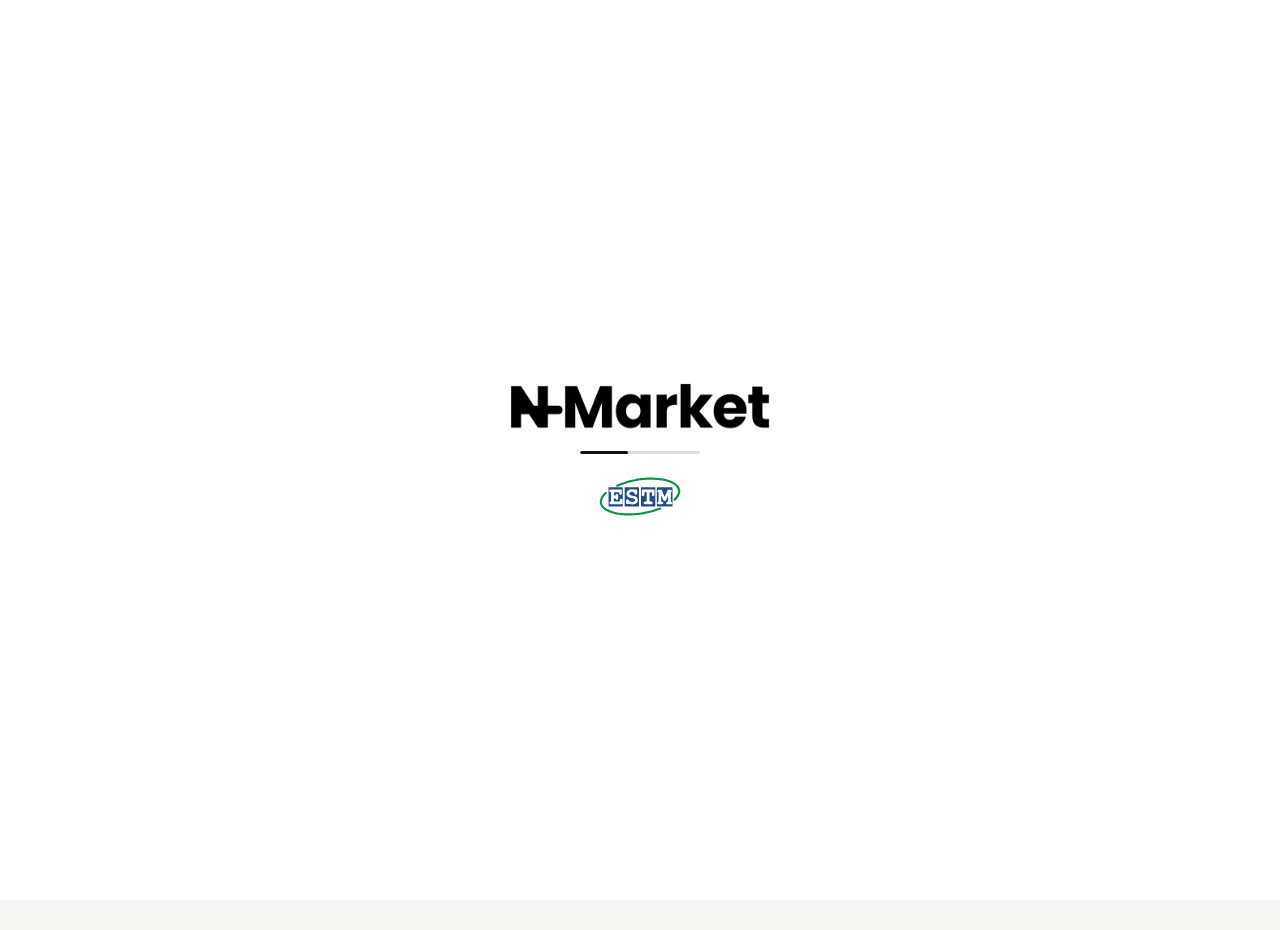
<file: index.html>
<!DOCTYPE html>
<html lang="fr">
<head>
  <meta charset="UTF-8"><meta name="google-site-verification" content="qUVYnQUcmtaSax5qMbTQDFebanwdt0T6GeVmUHQS394" /><meta name="viewport" content="width=device-width, initial-scale=1.0, maximum-scale=1.0, user-scalable=no, viewport-fit=cover">
  <title>N Market – la marketplace des étudiants de l'ESTM Dakar</title>
  <meta data-seo name="description" content="N Market : achète et vends entre étudiants de l'ESTM à Dakar. Nourriture, boissons, vêtements, accessoires et services, livrés sur le campus. Commande en quelques clics.">
  <link data-seo rel="canonical" href="https://n-market-sigma.vercel.app/">
  <meta data-seo property="og:type" content="website"><meta data-seo property="og:site_name" content="N Market"><meta data-seo property="og:locale" content="fr_FR">
  <meta data-seo property="og:title" content="N Market – la marketplace des étudiants de l'ESTM Dakar">
  <meta data-seo property="og:description" content="Achète et vends entre étudiants de l'ESTM : produits et services livrés sur le campus.">
  <meta data-seo property="og:url" content="https://n-market-sigma.vercel.app/"><meta data-seo property="og:image" content="https://n-market-sigma.vercel.app/assets/logo-black.png">
  <meta data-seo name="twitter:card" content="summary"><meta data-seo name="twitter:title" content="N Market – la marketplace des étudiants de l'ESTM Dakar"><meta data-seo name="twitter:image" content="https://n-market-sigma.vercel.app/assets/logo-black.png">
  <meta name="theme-color" content="#151515">
  <script data-seo type="application/ld+json">{"@context":"https://schema.org","@graph":[{"@type":"Organization","@id":"https://n-market-sigma.vercel.app/#org","name":"N Market","url":"https://n-market-sigma.vercel.app/","logo":"https://n-market-sigma.vercel.app/assets/logo-black.png","description":"Marketplace des étudiants de l'ESTM à Dakar (Sénégal)."},{"@type":"WebSite","@id":"https://n-market-sigma.vercel.app/#site","url":"https://n-market-sigma.vercel.app/","name":"N Market","inLanguage":"fr","publisher":{"@id":"https://n-market-sigma.vercel.app/#org"}}]}</script>
  <link rel="icon" type="image/png" href="assets/favicon.png"><link rel="apple-touch-icon" href="assets/favicon.png">
  <style id="splashCss">#splash{position:fixed;inset:0;z-index:9999;display:flex;flex-direction:column;align-items:center;justify-content:center;gap:22px;background:#fff;transition:opacity .4s ease,visibility .4s}#splash.hide{opacity:0;visibility:hidden}#splash img{width:min(62vw,260px);height:auto;animation:spIn .6s cubic-bezier(.2,.8,.2,1) both}#splash .sp-bar{width:min(34vw,120px);height:3px;border-radius:3px;background:rgba(128,128,128,.25);overflow:hidden}#splash .sp-bar i{display:block;height:100%;width:40%;border-radius:3px;background:#111;animation:spBar 1.1s ease-in-out infinite}#splash .sp-estm{width:min(24vw,84px);opacity:.95;animation-delay:.15s}#splash .sp-w{display:none}@media (prefers-color-scheme:dark){:root:not([data-theme="light"]) #splash{background:#0d0d0d}:root:not([data-theme="light"]) #splash .sp-b{display:none}:root:not([data-theme="light"]) #splash .sp-w{display:block}:root:not([data-theme="light"]) #splash .sp-bar i{background:#fff}}html[data-theme="dark"] #splash{background:#0d0d0d}html[data-theme="dark"] #splash .sp-b{display:none}html[data-theme="dark"] #splash .sp-w{display:block}html[data-theme="dark"] #splash .sp-bar i{background:#fff}#splash .sp-msg{margin:0;max-width:300px;text-align:center;font:400 13px/1.5 system-ui,sans-serif;color:#666}#splash .sp-err button{font:500 14px system-ui,sans-serif;padding:11px 26px;border-radius:999px;border:0;background:#111;color:#fff;box-shadow:0 3px 0 rgba(0,0,0,.45);cursor:pointer}#splash .sp-err button:active{transform:translateY(3px);box-shadow:none}#splash.fail .sp-bar i{animation:none;width:0}body:has(#splash:not(.hide)) .app,body:has(#splash:not(.hide)) .mobile-topbar,body:has(#splash:not(.hide)) .bottom-search{visibility:hidden}@media (prefers-color-scheme:dark){:root:not([data-theme="light"]) #splash .sp-msg{color:#aaa}:root:not([data-theme="light"]) #splash .sp-err button{background:#fff;color:#111}}html[data-theme="dark"] #splash .sp-msg{color:#aaa}html[data-theme="dark"] #splash .sp-err button{background:#fff;color:#111}@keyframes spIn{from{opacity:0;transform:translateY(8px) scale(.96)}}@keyframes spBar{0%{transform:translateX(-120%)}100%{transform:translateX(320%)}}@media (prefers-reduced-motion:reduce){#splash img,#splash .sp-bar i{animation:none}}</style>
  <link rel="preconnect" href="https://qknoqmwmvqlcejbpkkgt.supabase.co" crossorigin>
  <link rel="preload" href="css/fonts/poppins-latin-400-normal.woff2" as="font" type="font/woff2" crossorigin>
  <link rel="preload" href="css/fonts/poppins-latin-600-normal.woff2" as="font" type="font/woff2" crossorigin>
  <link rel="stylesheet" href="css/style.css" media="print" id="mainCss">
  <noscript><link rel="stylesheet" href="css/style.css"></noscript>
<script src="js/theme.js"></script>
<script src="js/nozoom.js"></script>
</head>
<body data-bnav="shop" class="cart-empty">
<script src="/js/icons.js"></script>
<div id="splash" role="status" aria-label="Chargement"><img class="sp-b" src="assets/logo-black.png" alt="N Market"><img class="sp-w" src="assets/logo-white.png" alt="" aria-hidden="true"><div class="sp-bar"><i></i></div><img class="sp-estm" src="assets/estm-logo-light.svg" alt="ESTM" width="84" height="41"><p class="sp-msg" id="spMsg" hidden></p><div class="sp-err" id="spErr" hidden><button type="button" id="spRetry">Réessayer</button></div></div>
<div class="flag-bar"></div>
<div id="loader"><div class="spinner"></div><p>Chargement…</p></div>
<div class="mobile-topbar"><a class="mt-title brand-img-link" href="index.html" aria-label="N Market — accueil"><span class="brand-img-wrap"><img class="brand-img light" src="assets/logo-black.png" alt="N Market" width="170" height="30"><img class="brand-img dark" src="assets/logo-white.png" alt="" aria-hidden="true" width="170" height="30"></span></a></div>
<div class="app">
  <aside class="sidebar">
    <div class="logo-row">
      <div class="logo"><a class="logo-link brand-img-link" href="index.html" aria-label="N Market — accueil"><div class="logo-name"><span class="brand-img-wrap"><img class="brand-img light" src="assets/logo-black.png" alt="N Market" width="170" height="30"><img class="brand-img dark" src="assets/logo-white.png" alt="" aria-hidden="true" width="170" height="30"></span></div></a><div class="logo-under"><span class="logo-sub">Université ESTM Dakar</span></div></div>
    </div>
    <nav class="nav">
      <span class="nav-label">Catalogue</span>
      <button class="nav-item active" data-page="products"><span class="icon"><svg class=ic aria-hidden=true><use href=#i-bag /></svg></span>Produits</button>
      <button class="nav-item" data-page="cart"><span class="icon"><svg class=ic aria-hidden=true><use href=#i-cart /></svg></span>Panier <span class="cart-count" id="cartCount" style="display:none">0</span></button>
      <button class="nav-item" data-page="reviews"><span class="icon"><svg class=ic aria-hidden=true><use href=#i-star /></svg></span>Avis</button>
      <button class="nav-item" data-page="returns"><span class="icon"><svg class=ic aria-hidden=true><use href=#i-return /></svg></span>Retours</button>
    </nav>
    <div class="sidebar-footer">
      <div id="userPill" class="user-pill">
        <div class="avatar" id="userAvatar">?</div>
        <div class="user-info"><div class="user-name" id="userName">Se connecter</div><div class="user-role" id="userRole">Visiteur</div></div>
      </div>
      <span class="credit">codé par BUABEY Nel'si</span>
          </div>
  </aside>
  <main class="main">
    <div id="page-products" class="page active">
      <div class="page-header"><div><div class="page-title">Produits</div><div class="page-desc">Parcourez les offres de vos camarades · <button type="button" class="link-btn" id="howBtn">Comment ça marche ?</button></div></div></div>
      <div class="ad-banners-list" id="adBannersList"></div>
      <div class="shop-layout">
        <aside class="filters-panel" id="filtersPanel" aria-label="Filtres">
          <div class="fp-head"><strong>Filtres</strong><button type="button" class="fp-close" id="fpClose" aria-label="Fermer"><svg class="ic" aria-hidden="true"><use href="#i-x"></use></svg></button></div>
          <div class="fp-group">
            <div class="fp-title">Prix (FCFA)</div>
            <div class="fp-price"><input type="number" inputmode="numeric" min="0" id="fPriceMin" placeholder="Min"><span>–</span><input type="number" inputmode="numeric" min="0" id="fPriceMax" placeholder="Max"></div>
          </div>
          <div class="fp-group">
            <div class="fp-title">Disponibilité</div>
            <label class="fp-check"><input type="checkbox" id="fStock"><span>En stock uniquement</span></label>
          </div>
          <div class="fp-group">
            <div class="fp-title">Note</div>
            <label class="fp-check"><input type="checkbox" id="fRating"><span>4 ★ et plus</span></label>
          </div>
          <div class="fp-foot"><button type="button" class="btn-ghost" id="fpReset">Tout effacer</button><button type="button" class="btn-primary" id="fpApply">Voir les résultats</button></div>
        </aside>
        <div class="shop-main">
          <div class="toolbar">
            <div class="search-wrap"><span class="s-icon"><svg class=ic aria-hidden=true><use href=#i-search /></svg></span><input type="search" id="searchInput" placeholder="Rechercher un produit…" autocomplete="off"></div>
            <select class="select-sm sort-select" id="sortSelect" aria-label="Trier">
              <option value="reco">Recommandés</option>
              <option value="new">Plus récents</option>
              <option value="priceAsc">Prix croissant</option>
              <option value="priceDesc">Prix décroissant</option>
              <option value="rating">Mieux notés</option>
            </select>
            <button type="button" class="btn-filter" id="openFilters">Filtres<span class="fcount" id="fCount" hidden></span></button>
          </div>
          <div class="filters" id="filterButtons">
            <button class="filter-btn active" data-filter="all">Tout</button>
          </div>
          <select class="select-sm filter-select" id="filterSelect"></select>
          <div class="result-line"><span id="resultCount" aria-live="polite"></span><div class="chips" id="activeFilters"></div></div>
          <div id="productsGrid"></div>
        </div>
      </div>
      <div class="fp-overlay" id="fpOverlay"></div>
    </div>
    <div id="page-cart" class="page">
      <div class="page-header"><div><div class="page-title">Panier</div><div class="page-desc">Vérifie ta commande avant de valider</div></div></div>

      <div id="cartEmpty" class="empty" style="display:none">Ton panier est vide. Ajoute des produits depuis le catalogue <svg class=ic aria-hidden=true><use href=#i-bag /></svg></div>

      <div id="cartContent">
        <div class="cart-items" id="cartItems"></div>
        <div class="cart-summary"><span>Total</span><span id="cartTotal">0 FCFA</span></div>

        <div class="form-wrap">
          <div class="f-section">
            <span class="f-label">Tes informations</span>
            <div class="field"><label>Nom complet</label><input type="text" id="oName" placeholder="Ex : Amina Diallo"></div>
            <div class="field"><label>Téléphone (WhatsApp de préférence)</label><input type="tel" id="oPhone" placeholder="+221 77 …"></div>
            <label class="check-row" id="oWaRow"><input type="checkbox" id="oWaOptIn"><span>Recevoir mon <strong>reçu</strong> et le suivi de ma commande sur WhatsApp</span></label>
          </div>
          <div class="divider"></div>
          <div class="f-section">
            <span class="f-label">Instructions générales (optionnel)</span>
            <div class="field"><textarea id="oNotes" placeholder="Ex : appeler en arrivant, livrer à l'entrée du bâtiment B…"></textarea><div class="hint">Pour des modifications spécifiques à un produit (ex : sans sucre pour la crêpe), utilise le champ "Précision" sous chaque article du panier.</div></div>
          </div>
          <div class="divider"></div>
          <div class="f-section">
            <span class="f-label">Livraison</span>
            <div class="field-row">
              <div class="field"><label>Date souhaitée</label><input type="date" id="oDate"></div>
              <div class="field"><label>Heure souhaitée</label><input type="time" id="oTime"></div>
            </div>
            <div class="field"><label>Lieu de livraison</label>
              <div class="delivery-type-row">
                <label class="delivery-type-opt active" data-val="campus">
                  <input type="radio" name="deliveryType" value="campus" checked>
                  <span class="dt-icon"><svg class=ic aria-hidden=true><use href=#i-school /></svg></span><span>Sur le campus</span>
                </label>
                <label class="delivery-type-opt" data-val="external">
                  <input type="radio" name="deliveryType" value="external">
                  <span class="dt-icon"><svg class=ic aria-hidden=true><use href=#i-pin /></svg></span><span>Hors campus</span>
                </label>
              </div>
            </div>
            <div class="field" id="oAddressField" style="display:none">
              <label>Adresse de livraison</label>
              <textarea id="oAddress" placeholder="Ex : Cité Keur Gorgui, villa 12, derrière la pharmacie…"></textarea>
              <div class="hint">Indique une adresse précise pour faciliter la livraison.</div>
              <div class="map-picker">
                <button type="button" class="btn-ghost" id="oLocateBtn"><svg class=ic aria-hidden=true><use href=#i-pin /></svg> Utiliser ma position</button>
                <div class="gmap-box" id="oMapBox" aria-label="Carte pour placer le lieu de livraison"></div>
                <div class="hint" id="oMapHint">Partage ta position ou touche la carte pour placer le repère : le vendeur saura exactement où te livrer.</div>
                <a class="map-check" id="oMapCheck" href="#" target="_blank" rel="noopener noreferrer" style="display:none">Vérifier sur Google Maps ↗</a>
              </div>
            </div>
            <div id="oCampusFields">
              <div class="field-row">
                <div class="field"><label>Niveau</label><select id="oNiveau"><option value="">— Sélectionner —</option></select></div>
                <div class="field"><label>Filière</label><select id="oFiliere" disabled><option value="">Choisis d'abord ton niveau</option></select></div>
              </div>
              <div class="hint" style="margin-top:-8px;margin-bottom:14px">Pour que le vendeur sache où te livrer sur le campus.</div>
            </div>
          </div>
          <button class="btn-primary" id="submitOrderBtn">Valider la commande</button>
          <div class="order-confirm-box" id="orderSuccess" style="display:none">
            <div class="ico">✓</div>
            <strong>Commande envoyée !</strong>
            <p id="orderSuccessText"></p>
            <p style="margin-top:8px" id="waContactP" hidden><a class="btn-ghost" id="waContactLink" target="_blank" rel="noopener noreferrer"><svg class=ic aria-hidden=true><use href=#i-chat /></svg> Écrire sur WhatsApp</a></p>
            <p class="order-contact-note"><svg class=ic aria-hidden=true><use href=#i-users /></svg> <strong>Le vendeur te contactera dans peu de temps</strong> pour confirmer ta commande et la livraison. Garde ton téléphone à portée de main.</p>
            <p class="order-contact-note"><svg class=ic aria-hidden=true><use href=#i-card /></svg> <strong>Paiement :</strong> à la remise de la commande ou par Wave, comme convenu avec le vendeur.</p>
            <p style="margin-top:8px"><svg class=ic aria-hidden=true><use href=#i-receipt /></svg> Ton ticket est affiché ci-dessous. Conserve-le : le code de reçu sert pour un retour.</p>
          </div>
          <div class="ticket-wrap" id="ticketWrap" style="display:none">
            <div id="ticketCard" class="tk-host"></div>
            <div class="ticket-actions">
              <button class="btn-ghost" id="downloadTicketBtn"><svg class=ic aria-hidden=true><use href=#i-download /></svg> Télécharger mon ticket</button>
            </div>
          </div>
        </div>
      </div>
    </div>
    <div id="page-reviews" class="page">
      <div class="page-header"><div><div class="page-title">Avis</div><div class="page-desc">Notes et retours de la promo</div></div></div>
      <button class="add-btn" id="openReviewBtn">+ Laisser un avis</button>
      <div class="reviews-list" id="reviewsList"></div>
    </div>
    <div id="page-returns" class="page">
      <div class="page-header"><div><div class="page-title">Retours</div><div class="page-desc">Un article reçu n'est pas conforme ? Signale-le au vendeur</div></div></div>
      <div class="form-wrap">
        <div class="f-section">
          <span class="f-label">Identification de la commande</span>
          <div class="field"><label>Code de reçu</label><input type="text" id="rtCode" placeholder="NM-XXXX-XXXX" autocomplete="off" autocapitalize="characters" maxlength="14" style="text-transform:uppercase;letter-spacing:.08em"></div>
          <div class="hint">Le code figure sur ton ticket et dans le message WhatsApp de confirmation (un code par article).</div>
        </div>
        <div class="divider"></div>
        <div class="f-section">
          <span class="f-label">Motif du retour</span>
          <div class="field"><textarea id="rtReason" placeholder="Ex : le produit reçu ne correspond pas à la description, l'article était abîmé…"></textarea></div>
        </div>
        <button class="btn-primary" id="submitReturnBtn">Envoyer la demande</button>
        <div class="success-box" id="returnSuccess"><div class="ico">✓</div><strong>Demande envoyée !</strong><p>Le vendeur a reçu ton message et te recontactera.</p></div>
      </div>
    </div>
    <footer class="site-footer">
      <div class="sf-inner">
        <nav class="sf-links" aria-label="Informations légales"><a href="/mentions-legales">Mentions légales</a><a href="/conditions">Conditions</a><a href="/confidentialite">Confidentialité</a></nav>
        <p class="sf-copy">© <span id="sfYear">2026</span> N Market</p>
        <p class="sf-partner"><span class="sf-pt">En partenariat avec</span> <img class="sf-logo" src="/assets/estm-logo-light.svg" alt="ESTM" width="42" height="20"></p>
      </div>
    </footer>
  </main>
</div>

<div class="overlay" id="authModal">
  <div class="modal">
    <button class="modal-x" data-close="authModal"><svg class="ic" aria-hidden="true"><use href="#i-x"></use></svg></button>
    <div id="viewLogin">
      <div class="modal-title">Connexion</div><div class="modal-sub">Accède à ton espace vendeur</div>
      <div class="modal-form" id="loginFormEmail">
        <div class="field"><label>Email</label><input type="email" id="lEmail" placeholder="ton@email.com"></div>
        <div class="field"><label>Mot de passe</label><input type="password" id="lPass" placeholder="••••••••"></div>
        <button class="btn-primary" id="loginBtn">Se connecter</button>
        <div class="modal-link" style="margin-top:4px"><a id="goForgot">Mot de passe oublié ?</a></div>
        <div class="modal-sep">ou</div>
        <div class="modal-link">Pas de compte ? <a id="goRegister">S'inscrire</a></div>
      </div>
      <div class="modal-form" id="loginFormForgot" style="display:none">
        <div class="field"><label>Email du compte</label><input type="email" id="fEmail" placeholder="ton@email.com"></div>
        <div class="hint">Nous t'envoyons un lien sécurisé pour choisir un nouveau mot de passe.</div>
        <button class="btn-primary" id="forgotBtn">Envoyer le lien</button>
        <div class="modal-link" style="margin-top:4px"><a id="goPasswordLogin">Retour à la connexion</a></div>
      </div>
    </div>
    <div id="viewRegister" style="display:none">
      <div class="modal-title">Créer un compte</div><div class="modal-sub">Rejoins N Market</div>
      <div class="modal-form">
        <div class="modal-grid">
          <div class="field"><label>Prénom</label><input type="text" id="rFirst" placeholder="Amina"></div>
          <div class="field"><label>Nom</label><input type="text" id="rLast" placeholder="Diallo"></div>
        </div>
        <div class="field"><label>Email</label><input type="email" id="rEmail" placeholder="ton@email.com"></div>
        <div class="field"><label>Téléphone</label><input type="tel" id="rPhone" placeholder="+221 77 …"></div>
        <div class="field"><label>Filière</label><select id="rFiliere"><option value="">— Sélectionner —</option></select></div>
        <div class="field"><label>Mot de passe</label><input type="password" id="rPass" placeholder="Min. 8 caractères" autocomplete="new-password"></div>
        <div class="hint reg-legal">En créant un compte, tu acceptes les <a href="/conditions" target="_blank" rel="noopener">Conditions générales</a> et la <a href="/confidentialite" target="_blank" rel="noopener">Politique de confidentialité</a>.</div>
        <button class="btn-primary" id="registerBtn">Créer mon compte</button>
        <div class="modal-link">Déjà inscrit ? <a id="goLogin">Se connecter</a></div>
      </div>
    </div>
  </div>
</div>

<div class="overlay" id="recoveryModal">
  <div class="modal">
    <button class="modal-x" data-close="recoveryModal"><svg class="ic" aria-hidden="true"><use href="#i-x"></use></svg></button>
    <div class="modal-title">Nouveau mot de passe</div><div class="modal-sub">Choisis un mot de passe d'au moins 8 caractères</div>
    <div class="modal-form">
      <div class="field"><label>Nouveau mot de passe</label><input type="password" id="newPass" autocomplete="new-password"></div>
      <button class="btn-primary" id="saveNewPassBtn">Enregistrer</button>
    </div>
  </div>
</div>

<div class="overlay" id="termsModal">
  <div class="modal modal-lg">
    <button class="modal-x" data-close="termsModal"><svg class="ic" aria-hidden="true"><use href="#i-x"></use></svg></button>
    <div class="modal-title">Conditions pour devenir vendeur sur N Market</div>
    <div class="modal-sub">À lire avant de créer ta boutique</div>
    <div class="terms-content">
      <h4>1. Qui peut vendre ?</h4>
      <p>N Market est réservé à la communauté universitaire (étudiants, personnel). L'inscription est gratuite et ouverte à toute personne souhaitant proposer des produits ou services aux autres membres de l'université.</p>

      <h4>2. Comment ça fonctionne</h4>
      <ul>
        <li>Tu crées ton compte avec ton prénom, nom, téléphone, une adresse de connexion et ta filière.</li>
        <li>Tu ajoutes tes produits (nom, description, prix, photo, catégorie, stock si besoin).</li>
        <li>Les clients commandent depuis le catalogue, choisissent une date/heure et un lieu de livraison (sur le campus ou une adresse).</li>
        <li>Tu reçois une notification dans ton espace vendeur pour chaque nouvelle commande, avec les coordonnées du client.</li>
        <li>Une commission de service (taux fixé par l'administration) s'applique sur les ventes réalisées via la plateforme, facturée périodiquement.</li>
        <li>Tu peux mettre tes produits en avant (section "Sponsorisé") via la page Publicité, selon les formules proposées.</li>
      </ul>

      <h4>3. Ce qu'il FAUT faire</h4>
      <ul>
        <li>Décrire tes produits de façon honnête (prix, quantité, ingrédients, état).</li>
        <li>Mettre à jour ton stock et la disponibilité de tes produits régulièrement.</li>
        <li>Répondre aux clients et confirmer les commandes dans un délai raisonnable.</li>
        <li>Respecter les dates, heures et lieux de livraison convenus.</li>
        <li>Traiter les demandes de retour ou de réclamation avec sérieux et de bonne foi.</li>
        <li>Garder tes informations de profil (email, téléphone, filière) à jour.</li>
        <li>Payer les commissions dues dans les délais indiqués par l'administration.</li>
      </ul>

      <h4>4. Ce qu'il NE FAUT PAS faire</h4>
      <ul>
        <li>Vendre des produits illégaux, dangereux, contrefaits ou interdits par le règlement de l'université.</li>
        <li>Publier des photos, descriptions ou prix trompeurs.</li>
        <li>Annuler des commandes confirmées sans motif valable, ou ne pas livrer.</li>
        <li>Harceler, insulter ou faire pression sur un client ou un autre vendeur (y compris via la messagerie).</li>
        <li>Créer plusieurs comptes pour contourner un blocage ou une suspension.</li>
        <li>Utiliser les coordonnées des clients obtenues via une commande à d'autres fins que cette commande.</li>
      </ul>

      <h4>5. Signalements et sanctions</h4>
      <p>Tout client peut signaler un vendeur via la page de sa boutique. Le Super Admin examine chaque signalement. Au-delà d'un seuil de signalements jugés fondés, le Super Admin peut suspendre ou supprimer définitivement le compte vendeur et ses produits, sans préavis, en cas de manquement grave ou répété aux présentes conditions.</p>

      <h4>6. Modération et droit de retrait</h4>
      <p>Le Super Admin peut, à tout moment, suspendre un compte, retirer un produit du catalogue, ou refuser une demande de mise en avant, notamment en cas de non-respect de ces règles, de retard de paiement de commission, ou de plainte fondée.</p>

      <p class="terms-footer" id="termsFooterText">Ces conditions s'appliquent à tout compte vendeur créé sur N Market.</p>
    </div>
    <div class="modal-form" id="termsActions" style="display:none;margin-top:14px">
      <div style="display:flex;gap:10px">
        <button class="btn-primary" id="acceptTermsBtn" style="flex:1">J'accepte, créer mon compte</button>
        <button class="btn-danger" id="declineTermsBtn" style="flex:1">Refuser</button>
      </div>
    </div>
  </div>
</div>

<div class="overlay" id="reviewModal">
  <div class="modal">
    <button class="modal-x" data-close="reviewModal"><svg class="ic" aria-hidden="true"><use href="#i-x"></use></svg></button>
    <div class="modal-title">Laisser un avis</div><div class="modal-sub">Note un produit commandé</div>
    <div class="modal-form">
      <div class="field"><label>Ton prénom</label><input type="text" id="rvName" placeholder="Ex : Fatou"></div>
      <div class="field"><label>Produit</label><select id="rvProduct"></select></div>
      <div class="field"><label>Note</label>
        <div class="star-input">
          <input type="radio" name="rv" id="rv5" value="5"><label for="rv5">★</label>
          <input type="radio" name="rv" id="rv4" value="4"><label for="rv4">★</label>
          <input type="radio" name="rv" id="rv3" value="3"><label for="rv3">★</label>
          <input type="radio" name="rv" id="rv2" value="2"><label for="rv2">★</label>
          <input type="radio" name="rv" id="rv1" value="1"><label for="rv1">★</label>
        </div>
      </div>
      <div class="field"><label>Commentaire</label><textarea id="rvText" placeholder="C'était délicieux…"></textarea></div>
      <button class="btn-primary" id="submitReviewBtn">Publier l'avis</button>
    </div>
  </div>
</div>

<div class="overlay" id="ticketAsk">
  <div class="modal">
    <h2 class="how-title">Télécharger ton ticket ?</h2>
    <p class="how-sub">Ton ticket est prêt. Il contient ton code de reçu (NM-…), utile pour un retour. Veux-tu le télécharger, ou préfères-tu faire une capture d'écran ?</p>
    <div class="ask-actions"><button class="btn-ghost" id="ticketAskNo">Capture d'écran</button><button class="btn-primary" id="ticketAskYes">Télécharger</button></div>
  </div>
</div>

<div class="overlay" id="howModal">
  <div class="modal">
    <button class="modal-x" data-close="howModal" aria-label="Fermer"><svg class="ic" aria-hidden="true"><use href="#i-x"></use></svg></button>
    <h2 class="how-title">Bienvenue sur N Market</h2>
    <p class="how-sub">Comment ça marche, en 4 points :</p>
    <ol class="how-list">
      <li><strong>Commande simple</strong><span>Sans compte, en quelques champs.</span></li>
      <li><strong>Livraison</strong><span>Sur le campus ou à une adresse.</span></li>
      <li><strong>Le vendeur te rappelle</strong><span>Il confirme la commande avec toi.</span></li>
      <li><strong>Paiement</strong><span>À la remise de la commande ou par Wave, comme convenu avec le vendeur.</span></li>
    </ol>
    <button class="btn-primary" id="howOk">J'ai compris</button>
  </div>
</div>

<div class="overlay" id="productDetailModal">
  <div class="modal modal-lg">
    <button class="modal-x" data-close="productDetailModal"><svg class="ic" aria-hidden="true"><use href="#i-x"></use></svg></button>
    <div id="pdContent"></div>
  </div>
</div>

<div class="overlay" id="shopModal">
  <div class="modal modal-lg">
    <button class="modal-x" data-close="shopModal"><svg class="ic" aria-hidden="true"><use href="#i-x"></use></svg></button>
    <div id="shopContent"></div>
  </div>
</div>

<div class="overlay" id="reportModal">
  <div class="modal">
    <button class="modal-x" data-close="reportModal"><svg class="ic" aria-hidden="true"><use href="#i-x"></use></svg></button>
    <div class="modal-title">Signaler ce vendeur</div>
    <div class="modal-sub" id="reportModalSub">Décris le problème rencontré. Le Super Admin examinera ton signalement.</div>
    <div class="modal-form">
      <input type="hidden" id="reportSellerId">
      <div class="field"><label>Ton nom (optionnel)</label><input type="text" id="reportName" placeholder="Ton nom"></div>
      <div class="field"><label>Ton téléphone (optionnel)</label><input type="tel" id="reportPhone" placeholder="+221 77 …"></div>
      <div class="field"><label>Motif du signalement</label><textarea id="reportReason" placeholder="Ex : produit jamais livré, vendeur injoignable, articles non conformes…"></textarea></div>
      <button class="btn-primary" id="submitReportBtn">Envoyer le signalement</button>
      <div class="success-box" id="reportSuccess"><div class="ico">✓</div><strong>Signalement envoyé</strong><p>Merci, le Super Admin va examiner ta demande.</p></div>
    </div>
  </div>
</div>

<button type="button" class="cart-fab" id="cartFab" aria-label="Voir mon panier"><svg class="cf-ico" viewBox="0 0 24 24" width="28" height="28" fill="none" stroke="currentColor" stroke-width="2" stroke-linecap="round" stroke-linejoin="round" aria-hidden="true"><path d="M2 3h3l2.4 11.2a2 2 0 0 0 2 1.6h7.7a2 2 0 0 0 2-1.5L21 7H6"/><circle cx="9.5" cy="20" r="1.4"/><circle cx="17.5" cy="20" r="1.4"/></svg><span class="cart-count" id="cartFabCount" style="display:none">0</span></button>
<div class="cart-popup" id="cartPopup" role="status" aria-live="polite" hidden>
  <div class="cp-thumb" id="cpThumb"></div>
  <div class="cp-body"><div class="cp-title">✓ Ajouté au panier</div><div class="cp-name" id="cpName"></div><div class="cp-meta" id="cpMeta"></div></div>
  <div class="cp-actions"><button type="button" class="btn-primary sm" id="cpView">Voir le panier</button><button type="button" class="btn-ghost" id="cpKeep">Continuer</button></div>
  <button type="button" class="cp-x" id="cpClose" aria-label="Fermer">×</button>
</div>
<div class="toast" id="toast"><div class="toast-title" id="toastTitle"></div><div class="toast-msg" id="toastMsg"></div></div>
<script src="js/vendor/supabase.js"></script>
<script src="js/splash.js"></script>
<script src="js/agents.js"></script>
<script src="js/config.js"></script><script src="js/db.js"></script><script src="js/cache.js"></script><script src="js/maps.js"></script><script src="js/mobilenav.js"></script><script src="js/vendor/emailjs.min.js"></script>
<script src="js/email.js"></script>
<script src="js/ticket.js"></script><script src="js/shopstyle.js"></script>
<script src="js/main.js"></script>
</body></html>
</file>
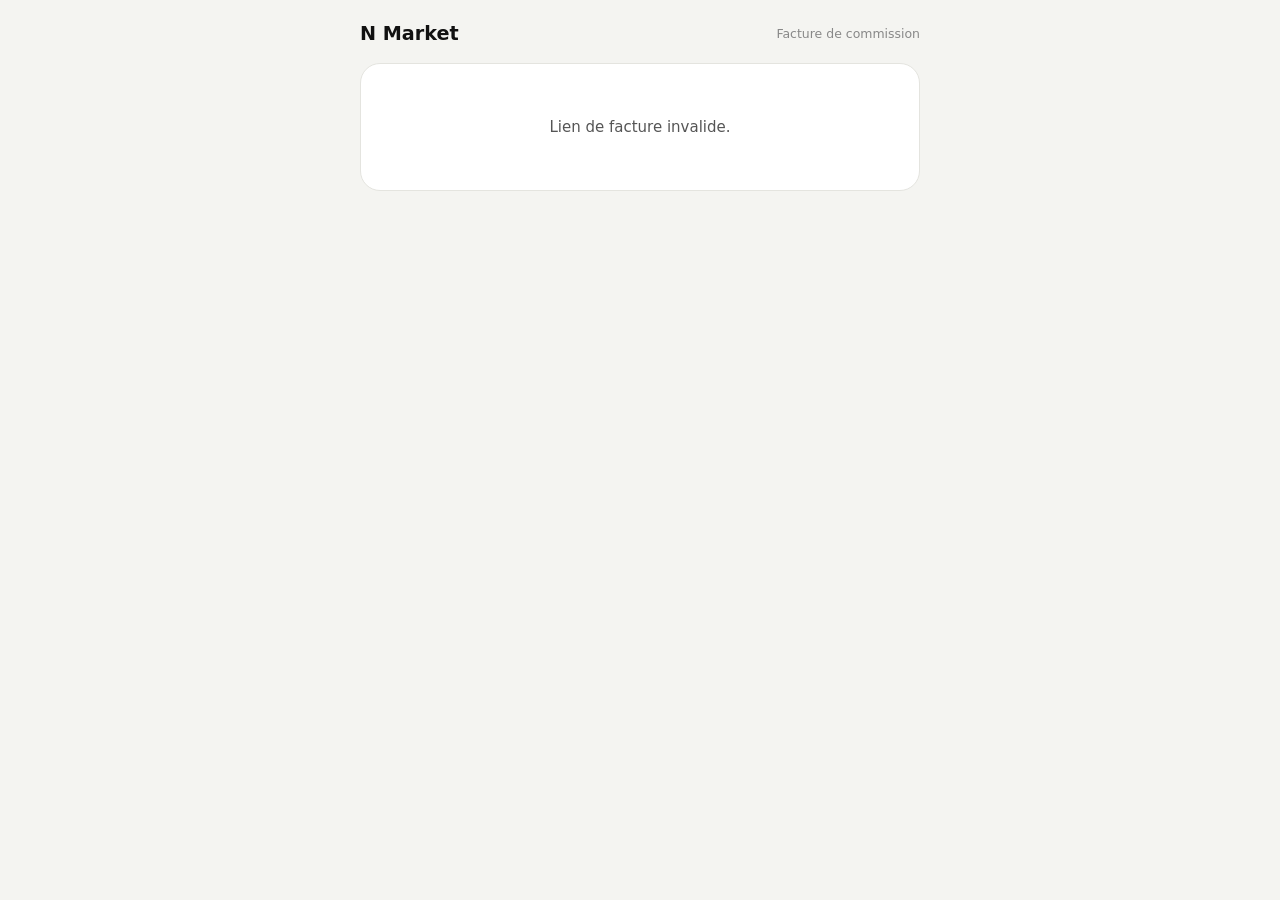
<file: facture.html>
<!doctype html>
<html lang="fr">
<head>
<meta charset="utf-8">
<meta name="viewport" content="width=device-width,initial-scale=1">
<meta name="robots" content="noindex,nofollow">
<title>Facture de commission — N Market</title>
<link rel="icon" type="image/png" href="/assets/favicon.png">
<style>
:root{--bg:#f4f4f1;--card:#fff;--t1:#111;--t2:#555;--t3:#888;--line:#e4e4df;--ok:#1d7a46;--warn:#b45309;--btn:#111;--btn-on:#fff}
@media (prefers-color-scheme:dark){:root{--bg:#0f0f0f;--card:#1a1a1a;--t1:#f2f2f2;--t2:#bbb;--t3:#888;--line:#2c2c2c;--ok:#4cc98a;--warn:#f0a35a;--btn:#f2f2f2;--btn-on:#111}}
*{box-sizing:border-box}body{margin:0;background:var(--bg);color:var(--t1);font:15px/1.5 system-ui,-apple-system,Segoe UI,Roboto,sans-serif;padding:20px 16px 60px}
.w{max-width:560px;margin:0 auto}.brand{display:flex;justify-content:space-between;align-items:center;margin-bottom:14px;font-weight:800;font-size:1.2rem}.brand small{font-weight:500;color:var(--t3);font-size:.78rem}
.card{background:var(--card);border:1px solid var(--line);border-radius:20px;padding:22px}
h1{font-size:1.05rem;margin:0 0 2px}.sub{color:var(--t3);font-size:.82rem;margin-bottom:16px}
.row{display:flex;justify-content:space-between;gap:12px;padding:10px 0;border-bottom:1px solid var(--line);font-size:.92rem}.row span:first-child{color:var(--t2)}.row b{text-align:right}
.total{display:flex;justify-content:space-between;align-items:baseline;margin-top:14px;padding:14px;border-radius:14px;background:var(--bg)}.total b{font-size:1.5rem}
.st{display:inline-block;padding:3px 10px;border-radius:99px;font-size:.74rem;font-weight:700;border:1px solid currentColor}.st.paid{color:var(--ok)}.st.pending{color:var(--warn)}
h2{font-size:.78rem;letter-spacing:.09em;text-transform:uppercase;color:var(--t3);margin:22px 0 8px}
.pay{display:flex;align-items:center;gap:12px;border:1px solid var(--line);border-radius:14px;padding:12px 14px;margin-bottom:10px}.pay div{flex:1;min-width:0}.pay small{color:var(--t3);display:block}.pay strong{font-size:1.05rem;letter-spacing:.02em}
button{font:inherit;cursor:pointer;border:0;border-radius:99px;padding:10px 16px;background:var(--btn);color:var(--btn-on);font-weight:700;min-height:44px}
button.g{background:transparent;color:var(--t1);border:1px solid var(--line)}
.note{font-size:.8rem;color:var(--t3);margin-top:14px}.err{text-align:center;padding:30px 10px;color:var(--t2)}
@media print{body{background:#fff;color:#000;padding:0}.card{border:0}button,.nopr{display:none!important}}
</style>
</head>
<body>
<div class="w">
  <div class="brand"><span>N Market</span><small>Facture de commission</small></div>
  <div class="card" id="box"><div class="err">Chargement…</div></div>
</div>
<script src="/js/config.js"></script>
<script>
(function(){
  const box=document.getElementById('box');
  const esc=s=>String(s==null?'':s).replace(/[&<>"']/g,c=>({'&':'&amp;','<':'&lt;','>':'&gt;','"':'&quot;',"'":'&#39;'}[c]));
  const n=v=>Math.round(Number(v)||0).toLocaleString('fr-FR').replace(/ /g,' ');
  const d=v=>v?new Date(v).toLocaleDateString('fr-FR',{day:'numeric',month:'long',year:'numeric'}):'—';
  const t=(new URLSearchParams(location.search).get('t')||'').toLowerCase();
  const fail=m=>{box.innerHTML='<div class="err">'+m+'</div>'};
  if(!/^[0-9a-f]{24}$/.test(t)){fail('Lien de facture invalide.');return;}
  fetch(SUPABASE_URL+'/rest/v1/rpc/fn_public_bill',{method:'POST',headers:{apikey:SUPABASE_KEY,Authorization:'Bearer '+SUPABASE_KEY,'Content-Type':'application/json'},body:JSON.stringify({p_token:t})})
    .then(r=>r.ok?r.json():Promise.reject()).then(b=>{
      if(!b){fail('Facture introuvable. Vérifie le lien reçu sur WhatsApp.');return;}
      const ref='N° '+String(b.ref).padStart(5,'0'),rest=Math.max(0,b.amount_due-b.amount_paid),paid=rest<=0;
      const copy=(v,id)=>'<button class="g nopr" data-copy="'+esc(v)+'" id="'+id+'">Copier</button>';
      let pay='';
      if(!paid){
        pay='<h2>Comment payer</h2>';
        if(WAVE_NUMBER)pay+='<div class="pay"><div><small>Wave'+(WAVE_NAME?' · '+esc(WAVE_NAME):'')+'</small><strong>'+esc(WAVE_NUMBER)+'</strong></div>'+copy(WAVE_NUMBER,'c1')+'</div>';
        if(typeof ORANGE_MONEY_NUMBER!=='undefined'&&ORANGE_MONEY_NUMBER)pay+='<div class="pay"><div><small>Orange Money'+(ORANGE_MONEY_NAME?' · '+esc(ORANGE_MONEY_NAME):'')+'</small><strong>'+esc(ORANGE_MONEY_NUMBER)+'</strong></div>'+copy(ORANGE_MONEY_NUMBER,'c2')+'</div>';
        pay+='<p class="note">Envoie exactement <b>'+n(rest)+' FCFA</b> et indique la référence <b>'+ref+'</b>. Une fois le paiement reçu, il est enregistré sur ta facture.</p>';
      }
      box.innerHTML='<h1>Facture '+ref+'</h1><div class="sub">Émise le '+d(b.created_at)+' · '+esc(b.seller_name)+'</div>'
        +'<div class="row"><span>Période</span><b>'+esc(b.period_label)+'</b></div>'
        +'<div class="row"><span>Chiffre d\'affaires réalisé</span><b>'+n(b.revenue)+' FCFA</b></div>'
        +'<div class="row"><span>Taux de commission</span><b>'+esc(b.rate)+' %</b></div>'
        +'<div class="row"><span>Commission due</span><b>'+n(b.amount_due)+' FCFA</b></div>'
        +'<div class="row"><span>Déjà payé</span><b>'+n(b.amount_paid)+' FCFA</b></div>'
        +'<div class="row"><span>Échéance</span><b>'+d(b.due_date)+'</b></div>'
        +'<div class="total"><span>Reste à payer <span class="st '+(paid?'paid':'pending')+'">'+(paid?'Payée':'À payer')+'</span></span><b>'+n(rest)+' FCFA</b></div>'
        +pay+'<div class="nopr" style="margin-top:18px"><button class="g" onclick="print()">Imprimer / enregistrer en PDF</button></div>';
      box.addEventListener('click',e=>{const c=e.target.closest('[data-copy]');if(!c)return;(navigator.clipboard?navigator.clipboard.writeText(c.dataset.copy):Promise.reject()).then(()=>{c.textContent='Copié'},()=>{});});
    }).catch(()=>fail('Impossible de charger la facture. Réessaie dans un instant.'));
})();
</script>
</body>
</html>
</file>
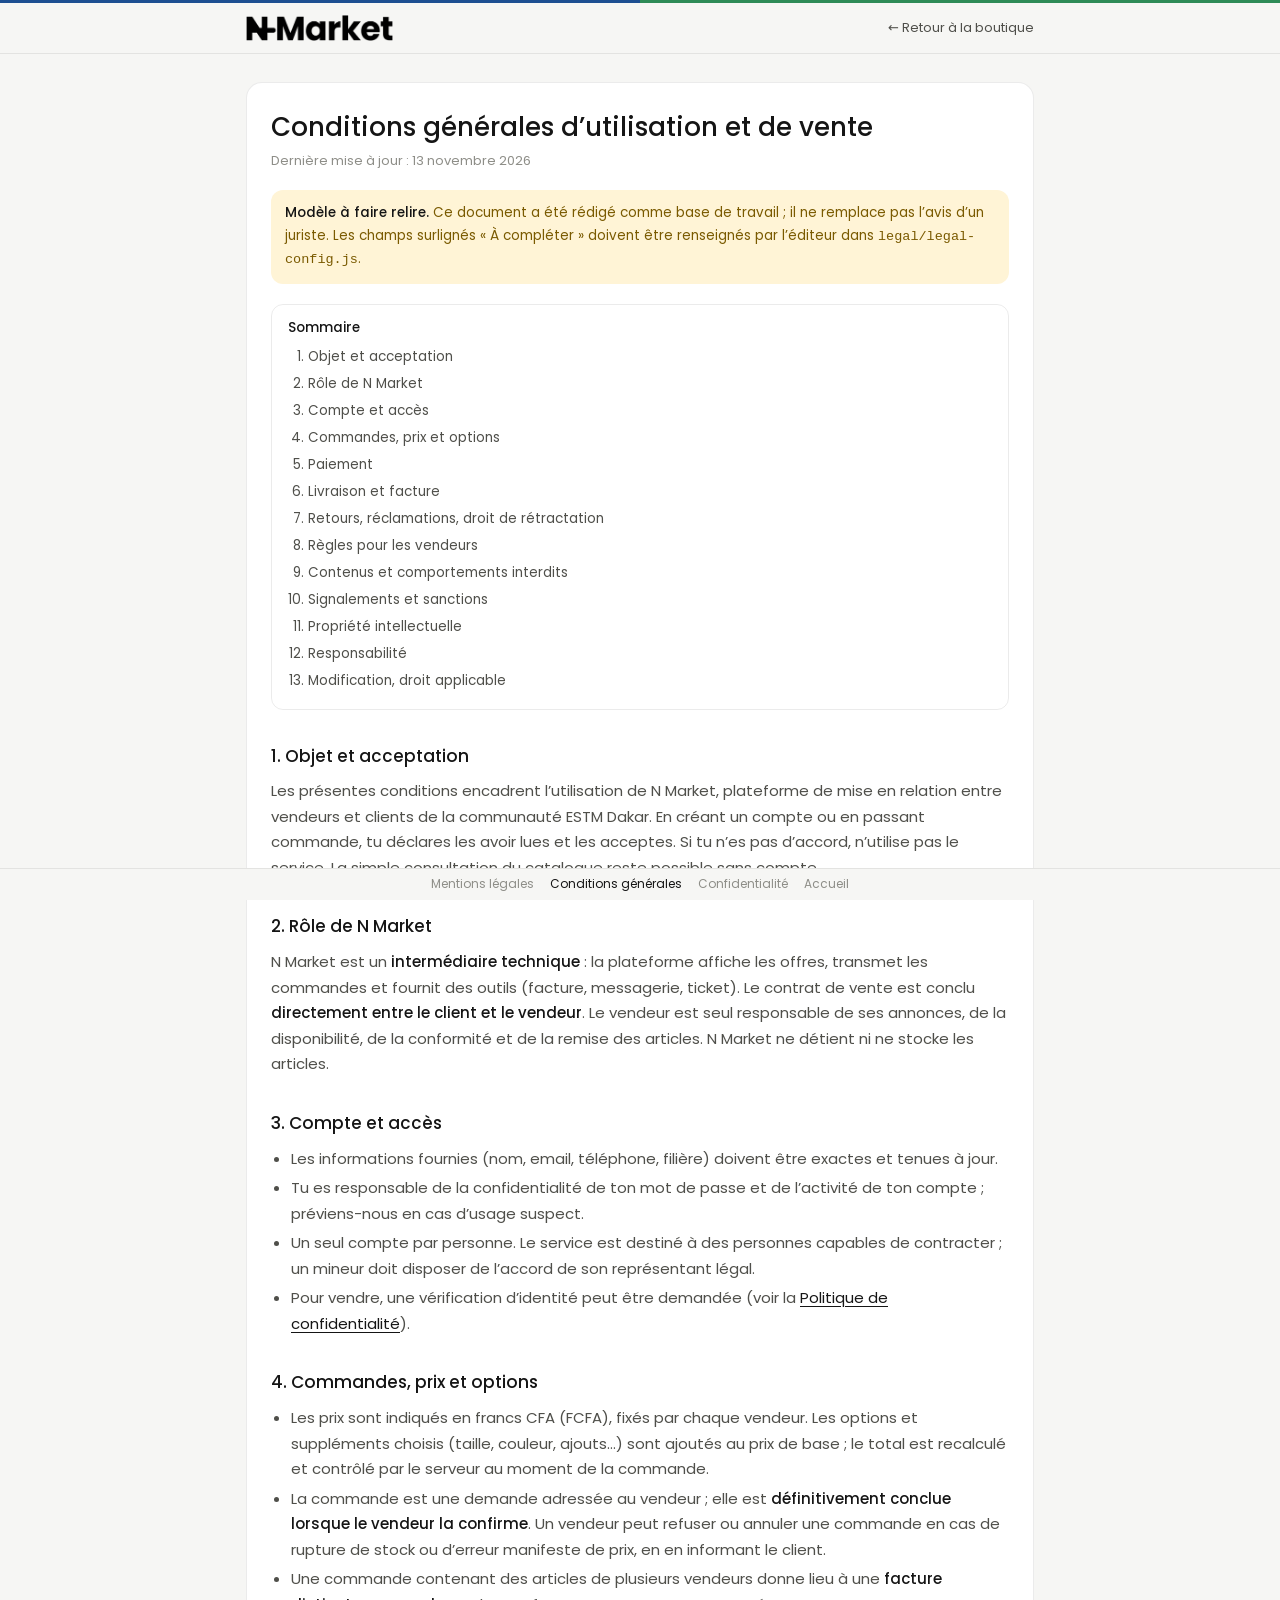
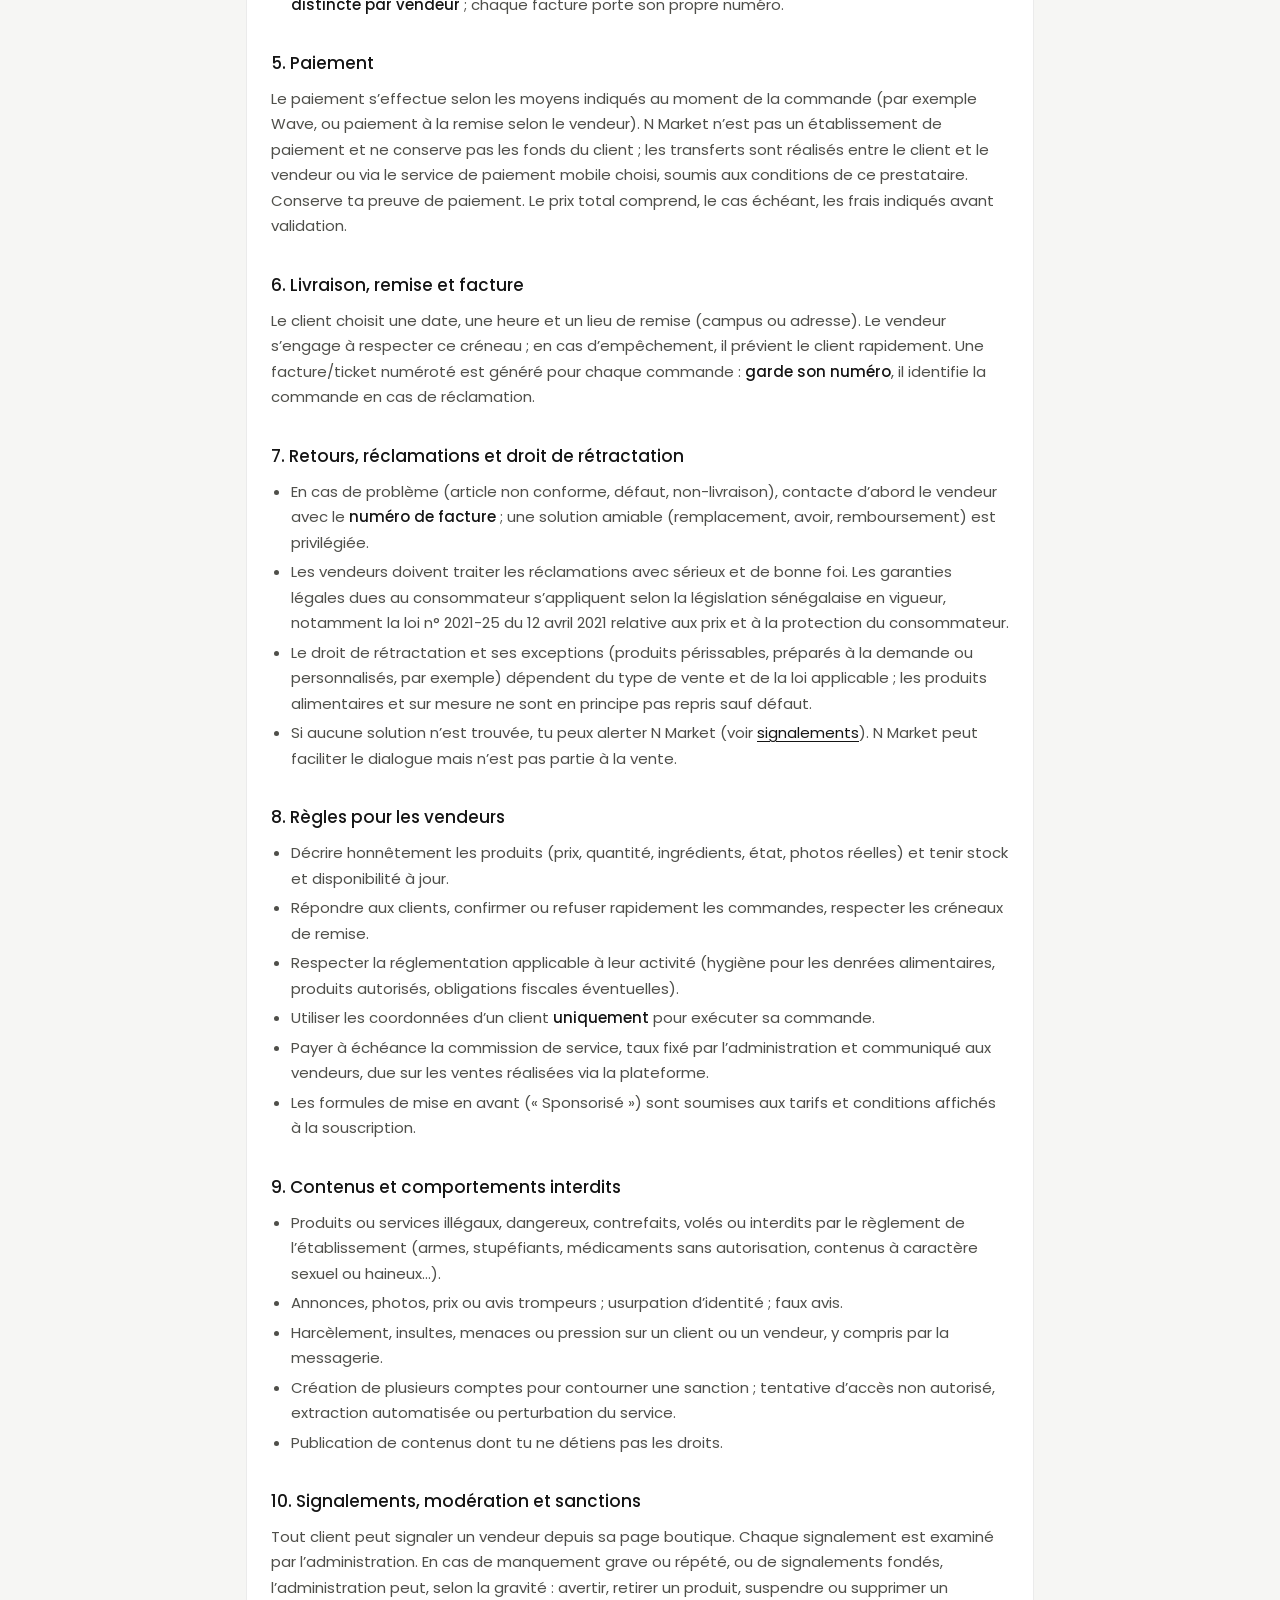
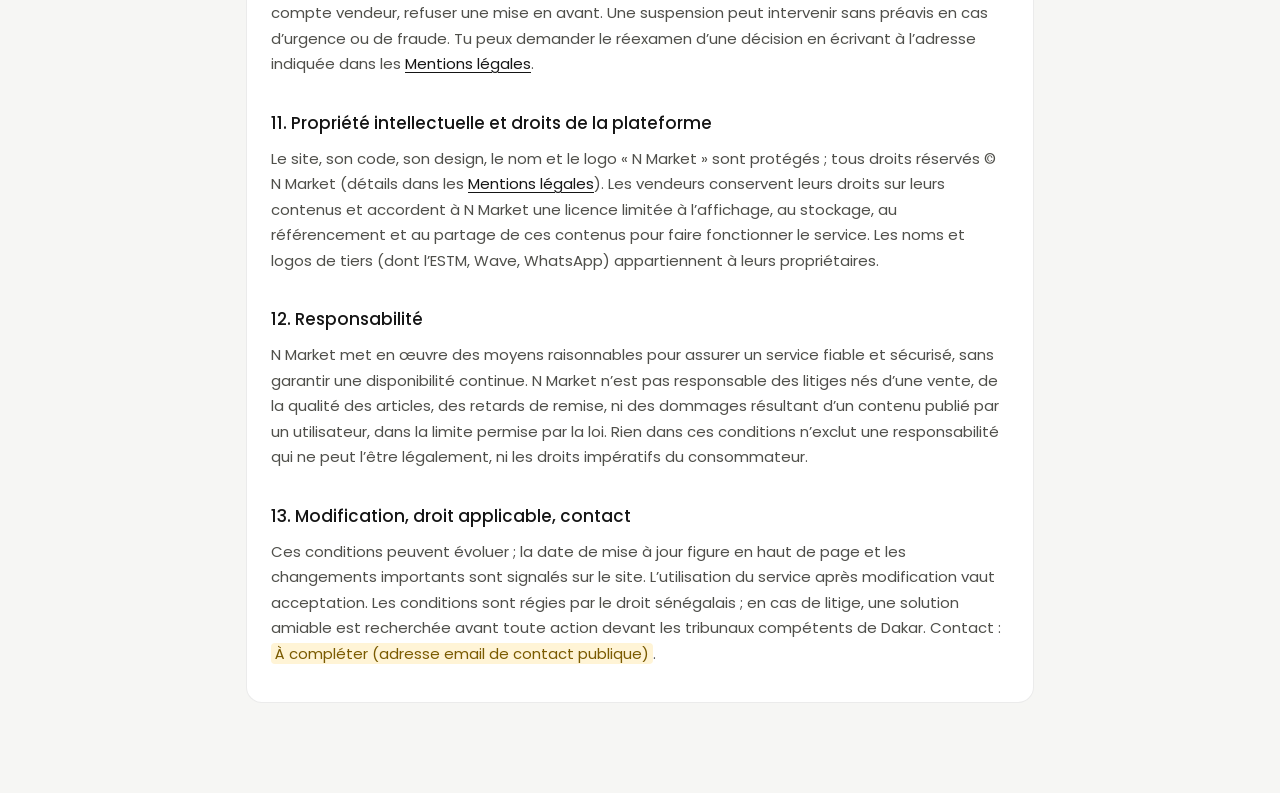
<file: legal/conditions.html>
<!doctype html>
<html lang="fr">
<head>
<meta charset="utf-8">
<meta name="viewport" content="width=device-width,initial-scale=1">
<title>Conditions générales d’utilisation et de vente — N Market</title>
<meta name="description" content="Conditions générales de N Market : rôle d’intermédiaire, commandes, paiement, livraison, retours, règles vendeurs, sanctions et propriété intellectuelle.">
<link rel="canonical" href="https://n-market-sigma.vercel.app/conditions">
<meta name="robots" content="index,follow">
<meta property="og:title" content="Conditions générales d’utilisation et de vente — N Market"><meta property="og:type" content="website"><meta property="og:url" content="https://n-market-sigma.vercel.app/conditions"><meta property="og:locale" content="fr_SN">
<link rel="icon" type="image/png" href="/assets/favicon.png">
<link rel="stylesheet" href="/legal/legal.css">
</head>
<body>
<div class="lg-estm"></div>
<header class="lg-top"><div class="lg-top-in">
<a class="lg-brand" href="/" aria-label="N Market — accueil"><img class="light" src="/assets/logo-black.png" alt="N Market" width="150" height="26"><img class="dark" src="/assets/logo-white.png" alt="" aria-hidden="true" width="150" height="26"></a>
<a class="lg-back" href="/">← Retour à la boutique</a>
</div></header>
<main><article class="lg-card">
<h1>Conditions générales d’utilisation et de vente</h1>
<p class="lg-date">Dernière mise à jour : <span data-lc="updated">13 novembre 2026</span></p>
<div class="lg-note"><p><strong>Modèle à faire relire.</strong> Ce document a été rédigé comme base de travail ; il ne remplace pas l’avis d’un juriste. Les champs surlignés « À compléter » doivent être renseignés par l’éditeur dans <code>legal/legal-config.js</code>.</p></div>

<nav class="lg-toc" aria-label="Sommaire"><strong>Sommaire</strong><ol>
<li><a href="#objet">Objet et acceptation</a></li><li><a href="#role">Rôle de N Market</a></li><li><a href="#compte">Compte et accès</a></li><li><a href="#commande">Commandes, prix et options</a></li><li><a href="#paiement">Paiement</a></li><li><a href="#livraison">Livraison et facture</a></li><li><a href="#retours">Retours, réclamations, droit de rétractation</a></li><li><a href="#vendeurs">Règles pour les vendeurs</a></li><li><a href="#interdits">Contenus et comportements interdits</a></li><li><a href="#sanctions">Signalements et sanctions</a></li><li><a href="#pi">Propriété intellectuelle</a></li><li><a href="#resp">Responsabilité</a></li><li><a href="#modif">Modification, droit applicable</a></li></ol></nav>

<h2 id="objet">1. Objet et acceptation</h2>
<p>Les présentes conditions encadrent l’utilisation de N Market, plateforme de mise en relation entre vendeurs et clients de la communauté ESTM Dakar. En créant un compte ou en passant commande, tu déclares les avoir lues et les acceptes. Si tu n’es pas d’accord, n’utilise pas le service. La simple consultation du catalogue reste possible sans compte.</p>

<h2 id="role">2. Rôle de N Market</h2>
<p>N Market est un <strong>intermédiaire technique</strong> : la plateforme affiche les offres, transmet les commandes et fournit des outils (facture, messagerie, ticket). Le contrat de vente est conclu <strong>directement entre le client et le vendeur</strong>. Le vendeur est seul responsable de ses annonces, de la disponibilité, de la conformité et de la remise des articles. N Market ne détient ni ne stocke les articles.</p>

<h2 id="compte">3. Compte et accès</h2>
<ul>
<li>Les informations fournies (nom, email, téléphone, filière) doivent être exactes et tenues à jour.</li>
<li>Tu es responsable de la confidentialité de ton mot de passe et de l’activité de ton compte ; préviens-nous en cas d’usage suspect.</li>
<li>Un seul compte par personne. Le service est destiné à des personnes capables de contracter ; un mineur doit disposer de l’accord de son représentant légal.</li>
<li>Pour vendre, une vérification d’identité peut être demandée (voir la <a href="/confidentialite">Politique de confidentialité</a>).</li>
</ul>

<h2 id="commande">4. Commandes, prix et options</h2>
<ul>
<li>Les prix sont indiqués en francs CFA (FCFA), fixés par chaque vendeur. Les options et suppléments choisis (taille, couleur, ajouts…) sont ajoutés au prix de base ; le total est recalculé et contrôlé par le serveur au moment de la commande.</li>
<li>La commande est une demande adressée au vendeur ; elle est <strong>définitivement conclue lorsque le vendeur la confirme</strong>. Un vendeur peut refuser ou annuler une commande en cas de rupture de stock ou d’erreur manifeste de prix, en en informant le client.</li>
<li>Une commande contenant des articles de plusieurs vendeurs donne lieu à une <strong>facture distincte par vendeur</strong> ; chaque facture porte son propre numéro.</li>
</ul>

<h2 id="paiement">5. Paiement</h2>
<p>Le paiement s’effectue selon les moyens indiqués au moment de la commande (par exemple Wave, ou paiement à la remise selon le vendeur). N Market n’est pas un établissement de paiement et ne conserve pas les fonds du client ; les transferts sont réalisés entre le client et le vendeur ou via le service de paiement mobile choisi, soumis aux conditions de ce prestataire. Conserve ta preuve de paiement. Le prix total comprend, le cas échéant, les frais indiqués avant validation.</p>

<h2 id="livraison">6. Livraison, remise et facture</h2>
<p>Le client choisit une date, une heure et un lieu de remise (campus ou adresse). Le vendeur s’engage à respecter ce créneau ; en cas d’empêchement, il prévient le client rapidement. Une facture/ticket numéroté est généré pour chaque commande : <strong>garde son numéro</strong>, il identifie la commande en cas de réclamation.</p>

<h2 id="retours">7. Retours, réclamations et droit de rétractation</h2>
<ul>
<li>En cas de problème (article non conforme, défaut, non-livraison), contacte d’abord le vendeur avec le <strong>numéro de facture</strong> ; une solution amiable (remplacement, avoir, remboursement) est privilégiée.</li>
<li>Les vendeurs doivent traiter les réclamations avec sérieux et de bonne foi. Les garanties légales dues au consommateur s’appliquent selon la législation sénégalaise en vigueur, notamment la loi n° 2021-25 du 12 avril 2021 relative aux prix et à la protection du consommateur.</li>
<li>Le droit de rétractation et ses exceptions (produits périssables, préparés à la demande ou personnalisés, par exemple) dépendent du type de vente et de la loi applicable ; les produits alimentaires et sur mesure ne sont en principe pas repris sauf défaut.</li>
<li>Si aucune solution n’est trouvée, tu peux alerter N Market (voir <a href="#sanctions">signalements</a>). N Market peut faciliter le dialogue mais n’est pas partie à la vente.</li>
</ul>

<h2 id="vendeurs">8. Règles pour les vendeurs</h2>
<ul>
<li>Décrire honnêtement les produits (prix, quantité, ingrédients, état, photos réelles) et tenir stock et disponibilité à jour.</li>
<li>Répondre aux clients, confirmer ou refuser rapidement les commandes, respecter les créneaux de remise.</li>
<li>Respecter la réglementation applicable à leur activité (hygiène pour les denrées alimentaires, produits autorisés, obligations fiscales éventuelles).</li>
<li>Utiliser les coordonnées d’un client <strong>uniquement</strong> pour exécuter sa commande.</li>
<li>Payer à échéance la commission de service, <span data-lc="commission">taux fixé par l’administration</span>, due sur les ventes réalisées via la plateforme.</li>
<li>Les formules de mise en avant (« Sponsorisé ») sont soumises aux tarifs et conditions affichés à la souscription.</li>
</ul>

<h2 id="interdits">9. Contenus et comportements interdits</h2>
<ul>
<li>Produits ou services illégaux, dangereux, contrefaits, volés ou interdits par le règlement de l’établissement (armes, stupéfiants, médicaments sans autorisation, contenus à caractère sexuel ou haineux…).</li>
<li>Annonces, photos, prix ou avis trompeurs ; usurpation d’identité ; faux avis.</li>
<li>Harcèlement, insultes, menaces ou pression sur un client ou un vendeur, y compris par la messagerie.</li>
<li>Création de plusieurs comptes pour contourner une sanction ; tentative d’accès non autorisé, extraction automatisée ou perturbation du service.</li>
<li>Publication de contenus dont tu ne détiens pas les droits.</li>
</ul>

<h2 id="sanctions">10. Signalements, modération et sanctions</h2>
<p>Tout client peut signaler un vendeur depuis sa page boutique. Chaque signalement est examiné par l’administration. En cas de manquement grave ou répété, ou de signalements fondés, l’administration peut, selon la gravité : avertir, retirer un produit, suspendre ou supprimer un compte vendeur, refuser une mise en avant. Une suspension peut intervenir sans préavis en cas d’urgence ou de fraude. Tu peux demander le réexamen d’une décision en écrivant à l’adresse indiquée dans les <a href="/mentions-legales">Mentions légales</a>.</p>

<h2 id="pi">11. Propriété intellectuelle et droits de la plateforme</h2>
<p>Le site, son code, son design, le nom et le logo « N Market » sont protégés ; tous droits réservés © N Market (détails dans les <a href="/mentions-legales">Mentions légales</a>). Les vendeurs conservent leurs droits sur leurs contenus et accordent à N Market une licence limitée à l’affichage, au stockage, au référencement et au partage de ces contenus pour faire fonctionner le service. Les noms et logos de tiers (dont l’ESTM, Wave, WhatsApp) appartiennent à leurs propriétaires.</p>

<h2 id="resp">12. Responsabilité</h2>
<p>N Market met en œuvre des moyens raisonnables pour assurer un service fiable et sécurisé, sans garantir une disponibilité continue. N Market n’est pas responsable des litiges nés d’une vente, de la qualité des articles, des retards de remise, ni des dommages résultant d’un contenu publié par un utilisateur, dans la limite permise par la loi. Rien dans ces conditions n’exclut une responsabilité qui ne peut l’être légalement, ni les droits impératifs du consommateur.</p>

<h2 id="modif">13. Modification, droit applicable, contact</h2>
<p>Ces conditions peuvent évoluer ; la date de mise à jour figure en haut de page et les changements importants sont signalés sur le site. L’utilisation du service après modification vaut acceptation. Les conditions sont régies par le droit sénégalais ; en cas de litige, une solution amiable est recherchée avant toute action devant les tribunaux compétents de Dakar. Contact : <span data-lc="email">À compléter</span>.</p>
</article></main>
<nav class="lg-foot" aria-label="Pages légales">
<a href="/mentions-legales">Mentions légales</a><a href="/conditions" aria-current="page">Conditions générales</a><a href="/confidentialite">Confidentialité</a><a href="/">Accueil</a>
</nav>
<script src="/legal/legal-config.js"></script>
<script src="/legal/legal.js"></script>
</body>
</html>
</file>
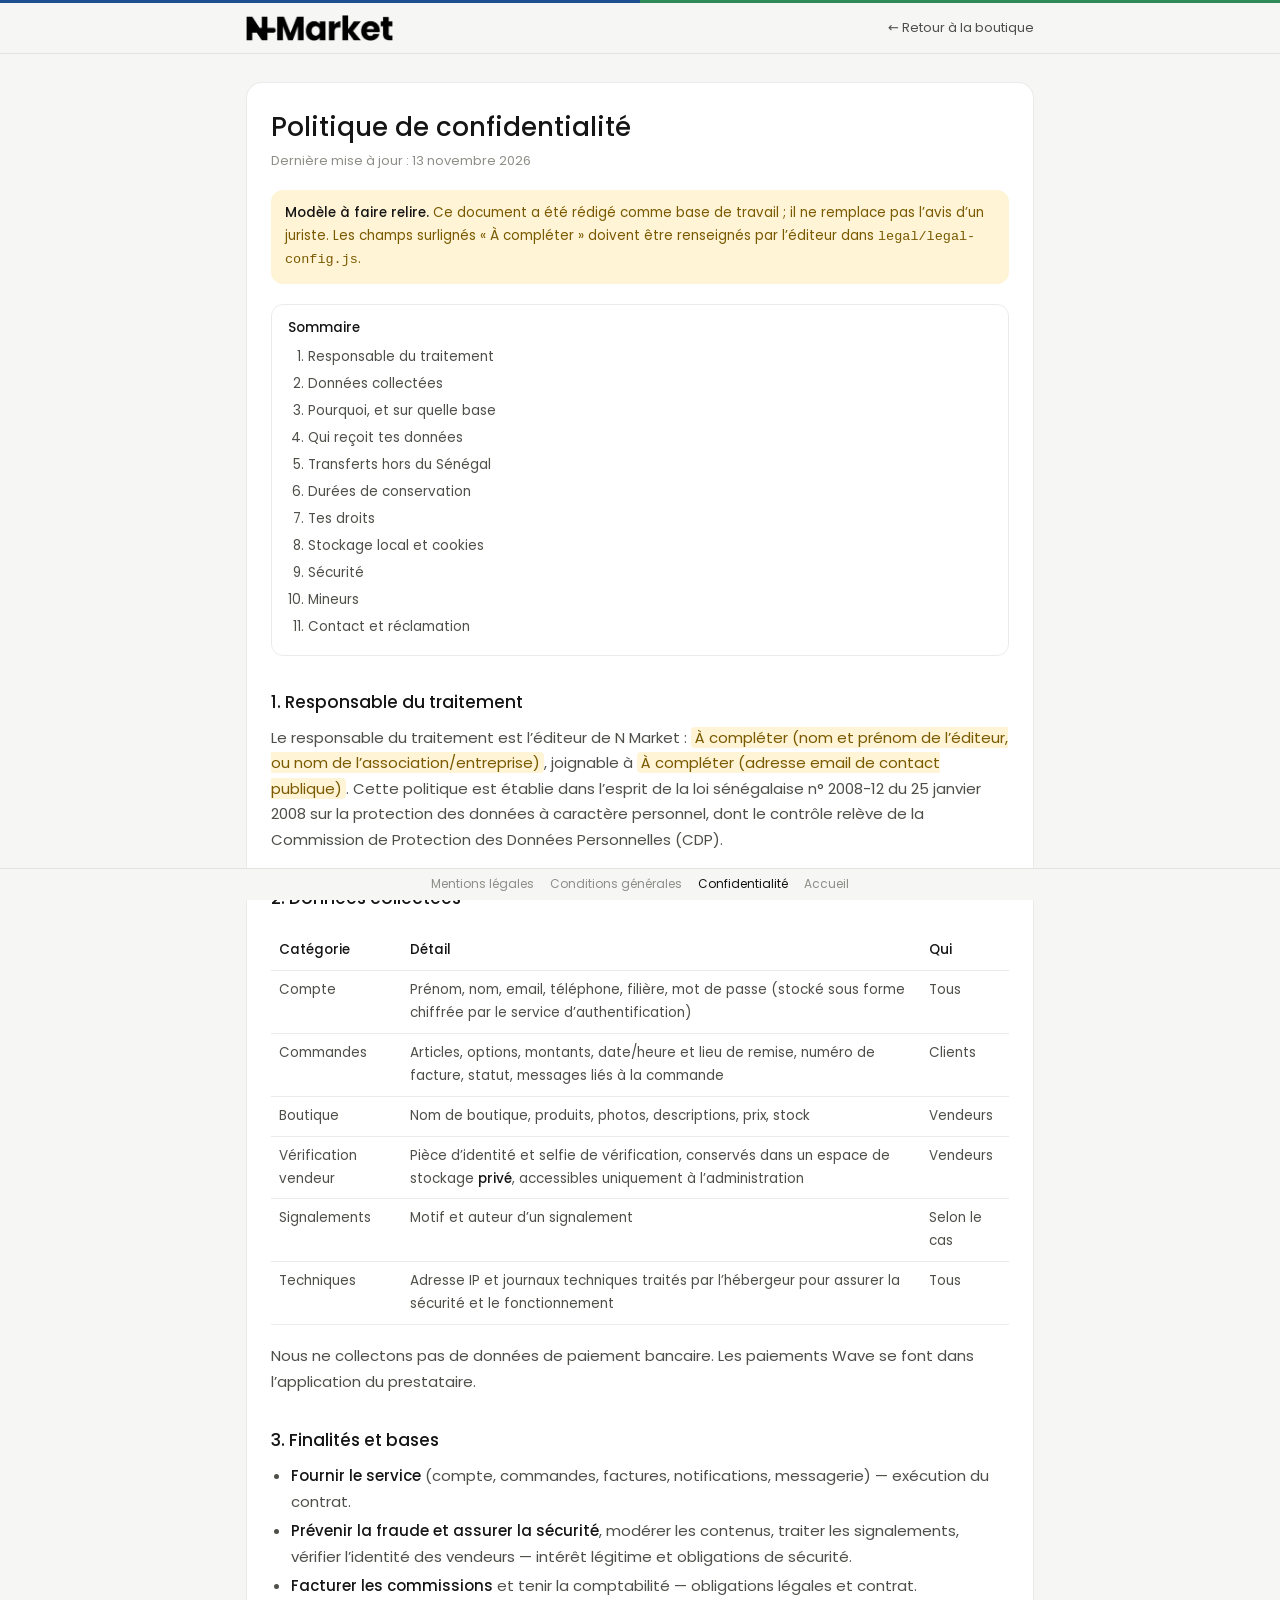
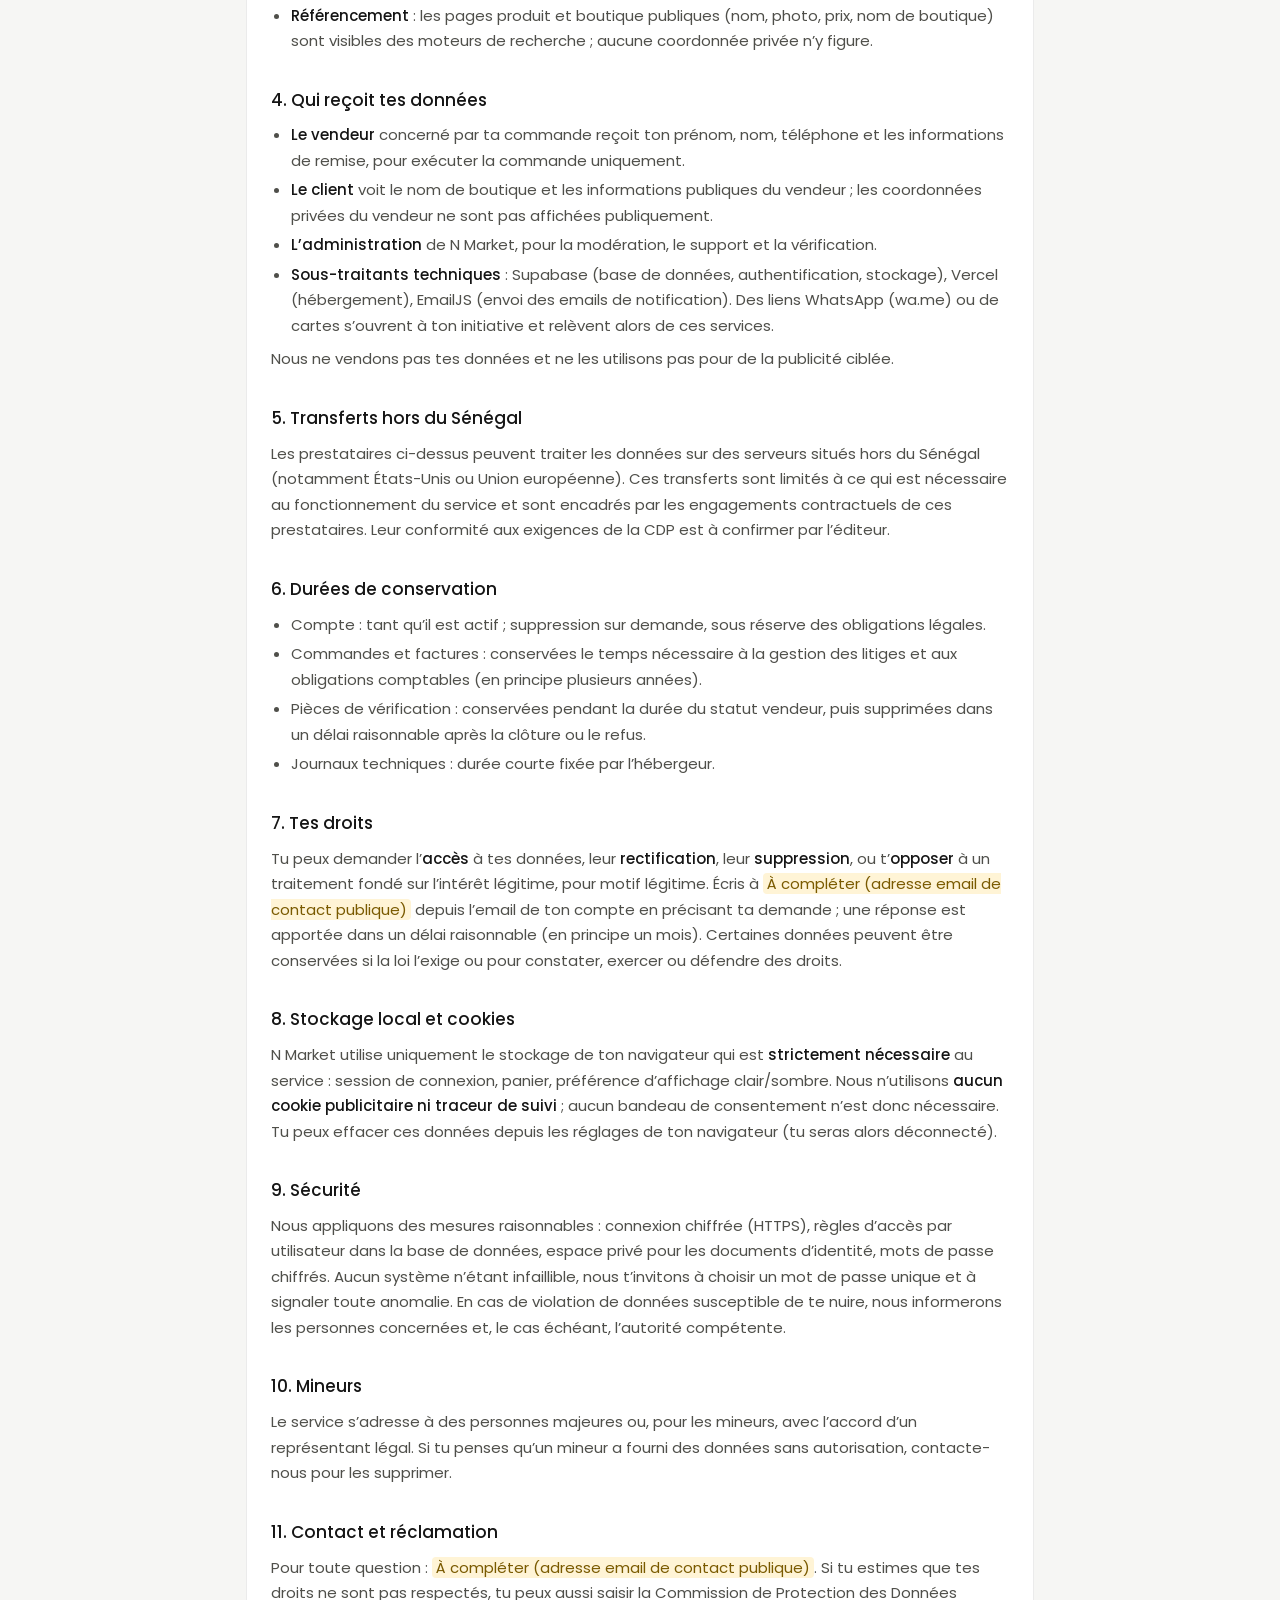
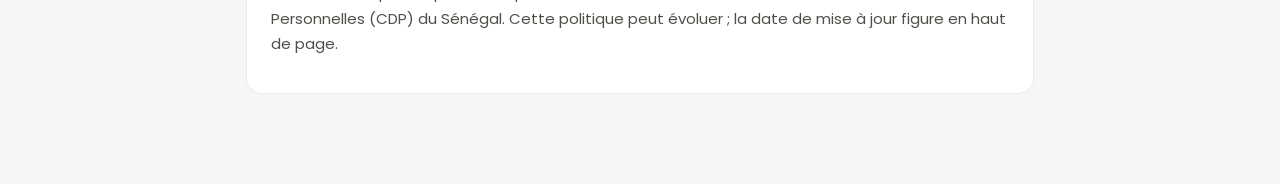
<file: legal/confidentialite.html>
<!doctype html>
<html lang="fr">
<head>
<meta charset="utf-8">
<meta name="viewport" content="width=device-width,initial-scale=1">
<title>Politique de confidentialité — N Market</title>
<meta name="description" content="Politique de confidentialité de N Market : données collectées, finalités, destinataires, durées de conservation, droits et stockage local.">
<link rel="canonical" href="https://n-market-sigma.vercel.app/confidentialite">
<meta name="robots" content="index,follow">
<meta property="og:title" content="Politique de confidentialité — N Market"><meta property="og:type" content="website"><meta property="og:url" content="https://n-market-sigma.vercel.app/confidentialite"><meta property="og:locale" content="fr_SN">
<link rel="icon" type="image/png" href="/assets/favicon.png">
<link rel="stylesheet" href="/legal/legal.css">
</head>
<body>
<div class="lg-estm"></div>
<header class="lg-top"><div class="lg-top-in">
<a class="lg-brand" href="/" aria-label="N Market — accueil"><img class="light" src="/assets/logo-black.png" alt="N Market" width="150" height="26"><img class="dark" src="/assets/logo-white.png" alt="" aria-hidden="true" width="150" height="26"></a>
<a class="lg-back" href="/">← Retour à la boutique</a>
</div></header>
<main><article class="lg-card">
<h1>Politique de confidentialité</h1>
<p class="lg-date">Dernière mise à jour : <span data-lc="updated">13 novembre 2026</span></p>
<div class="lg-note"><p><strong>Modèle à faire relire.</strong> Ce document a été rédigé comme base de travail ; il ne remplace pas l’avis d’un juriste. Les champs surlignés « À compléter » doivent être renseignés par l’éditeur dans <code>legal/legal-config.js</code>.</p></div>

<nav class="lg-toc" aria-label="Sommaire"><strong>Sommaire</strong><ol>
<li><a href="#resp">Responsable du traitement</a></li><li><a href="#donnees">Données collectées</a></li><li><a href="#finalites">Pourquoi, et sur quelle base</a></li><li><a href="#dest">Qui reçoit tes données</a></li><li><a href="#transferts">Transferts hors du Sénégal</a></li><li><a href="#duree">Durées de conservation</a></li><li><a href="#droits">Tes droits</a></li><li><a href="#stockage">Stockage local et cookies</a></li><li><a href="#securite">Sécurité</a></li><li><a href="#mineurs">Mineurs</a></li><li><a href="#contact">Contact et réclamation</a></li></ol></nav>

<h2 id="resp">1. Responsable du traitement</h2>
<p>Le responsable du traitement est l’éditeur de N Market : <span data-lc="editeur">À compléter</span>, joignable à <span data-lc="email">À compléter</span>. Cette politique est établie dans l’esprit de la loi sénégalaise n° 2008-12 du 25 janvier 2008 sur la protection des données à caractère personnel, dont le contrôle relève de la Commission de Protection des Données Personnelles (CDP).</p>

<h2 id="donnees">2. Données collectées</h2>
<div class="tbl-wrap"><table>
<thead><tr><th>Catégorie</th><th>Détail</th><th>Qui</th></tr></thead>
<tbody>
<tr><td>Compte</td><td>Prénom, nom, email, téléphone, filière, mot de passe (stocké sous forme chiffrée par le service d’authentification)</td><td>Tous</td></tr>
<tr><td>Commandes</td><td>Articles, options, montants, date/heure et lieu de remise, numéro de facture, statut, messages liés à la commande</td><td>Clients</td></tr>
<tr><td>Boutique</td><td>Nom de boutique, produits, photos, descriptions, prix, stock</td><td>Vendeurs</td></tr>
<tr><td>Vérification vendeur</td><td>Pièce d’identité et selfie de vérification, conservés dans un espace de stockage <strong>privé</strong>, accessibles uniquement à l’administration</td><td>Vendeurs</td></tr>
<tr><td>Signalements</td><td>Motif et auteur d’un signalement</td><td>Selon le cas</td></tr>
<tr><td>Techniques</td><td>Adresse IP et journaux techniques traités par l’hébergeur pour assurer la sécurité et le fonctionnement</td><td>Tous</td></tr>
</tbody></table></div>
<p>Nous ne collectons pas de données de paiement bancaire. Les paiements Wave se font dans l’application du prestataire.</p>

<h2 id="finalites">3. Finalités et bases</h2>
<ul>
<li><strong>Fournir le service</strong> (compte, commandes, factures, notifications, messagerie) — exécution du contrat.</li>
<li><strong>Prévenir la fraude et assurer la sécurité</strong>, modérer les contenus, traiter les signalements, vérifier l’identité des vendeurs — intérêt légitime et obligations de sécurité.</li>
<li><strong>Facturer les commissions</strong> et tenir la comptabilité — obligations légales et contrat.</li>
<li><strong>Référencement</strong> : les pages produit et boutique publiques (nom, photo, prix, nom de boutique) sont visibles des moteurs de recherche ; aucune coordonnée privée n’y figure.</li>
</ul>

<h2 id="dest">4. Qui reçoit tes données</h2>
<ul>
<li><strong>Le vendeur</strong> concerné par ta commande reçoit ton prénom, nom, téléphone et les informations de remise, pour exécuter la commande uniquement.</li>
<li><strong>Le client</strong> voit le nom de boutique et les informations publiques du vendeur ; les coordonnées privées du vendeur ne sont pas affichées publiquement.</li>
<li><strong>L’administration</strong> de N Market, pour la modération, le support et la vérification.</li>
<li><strong>Sous-traitants techniques</strong> : Supabase (base de données, authentification, stockage), Vercel (hébergement), EmailJS (envoi des emails de notification). Des liens WhatsApp (wa.me) ou de cartes s’ouvrent à ton initiative et relèvent alors de ces services.</li>
</ul>
<p>Nous ne vendons pas tes données et ne les utilisons pas pour de la publicité ciblée.</p>

<h2 id="transferts">5. Transferts hors du Sénégal</h2>
<p>Les prestataires ci-dessus peuvent traiter les données sur des serveurs situés hors du Sénégal (notamment États-Unis ou Union européenne). Ces transferts sont limités à ce qui est nécessaire au fonctionnement du service et sont encadrés par les engagements contractuels de ces prestataires. Leur conformité aux exigences de la CDP est à confirmer par l’éditeur.</p>

<h2 id="duree">6. Durées de conservation</h2>
<ul>
<li>Compte : tant qu’il est actif ; suppression sur demande, sous réserve des obligations légales.</li>
<li>Commandes et factures : conservées le temps nécessaire à la gestion des litiges et aux obligations comptables (en principe plusieurs années).</li>
<li>Pièces de vérification : conservées pendant la durée du statut vendeur, puis supprimées dans un délai raisonnable après la clôture ou le refus.</li>
<li>Journaux techniques : durée courte fixée par l’hébergeur.</li>
</ul>

<h2 id="droits">7. Tes droits</h2>
<p>Tu peux demander l’<strong>accès</strong> à tes données, leur <strong>rectification</strong>, leur <strong>suppression</strong>, ou t’<strong>opposer</strong> à un traitement fondé sur l’intérêt légitime, pour motif légitime. Écris à <span data-lc="email">À compléter</span> depuis l’email de ton compte en précisant ta demande ; une réponse est apportée dans un délai raisonnable (en principe un mois). Certaines données peuvent être conservées si la loi l’exige ou pour constater, exercer ou défendre des droits.</p>

<h2 id="stockage">8. Stockage local et cookies</h2>
<p>N Market utilise uniquement le stockage de ton navigateur qui est <strong>strictement nécessaire</strong> au service : session de connexion, panier, préférence d’affichage clair/sombre. Nous n’utilisons <strong>aucun cookie publicitaire ni traceur de suivi</strong> ; aucun bandeau de consentement n’est donc nécessaire. Tu peux effacer ces données depuis les réglages de ton navigateur (tu seras alors déconnecté).</p>

<h2 id="securite">9. Sécurité</h2>
<p>Nous appliquons des mesures raisonnables : connexion chiffrée (HTTPS), règles d’accès par utilisateur dans la base de données, espace privé pour les documents d’identité, mots de passe chiffrés. Aucun système n’étant infaillible, nous t’invitons à choisir un mot de passe unique et à signaler toute anomalie. En cas de violation de données susceptible de te nuire, nous informerons les personnes concernées et, le cas échéant, l’autorité compétente.</p>

<h2 id="mineurs">10. Mineurs</h2>
<p>Le service s’adresse à des personnes majeures ou, pour les mineurs, avec l’accord d’un représentant légal. Si tu penses qu’un mineur a fourni des données sans autorisation, contacte-nous pour les supprimer.</p>

<h2 id="contact">11. Contact et réclamation</h2>
<p>Pour toute question : <span data-lc="email">À compléter</span>. Si tu estimes que tes droits ne sont pas respectés, tu peux aussi saisir la Commission de Protection des Données Personnelles (CDP) du Sénégal. Cette politique peut évoluer ; la date de mise à jour figure en haut de page.</p>
</article></main>
<nav class="lg-foot" aria-label="Pages légales">
<a href="/mentions-legales">Mentions légales</a><a href="/conditions">Conditions générales</a><a href="/confidentialite" aria-current="page">Confidentialité</a><a href="/">Accueil</a>
</nav>
<script src="/legal/legal-config.js"></script>
<script src="/legal/legal.js"></script>
</body>
</html>
</file>
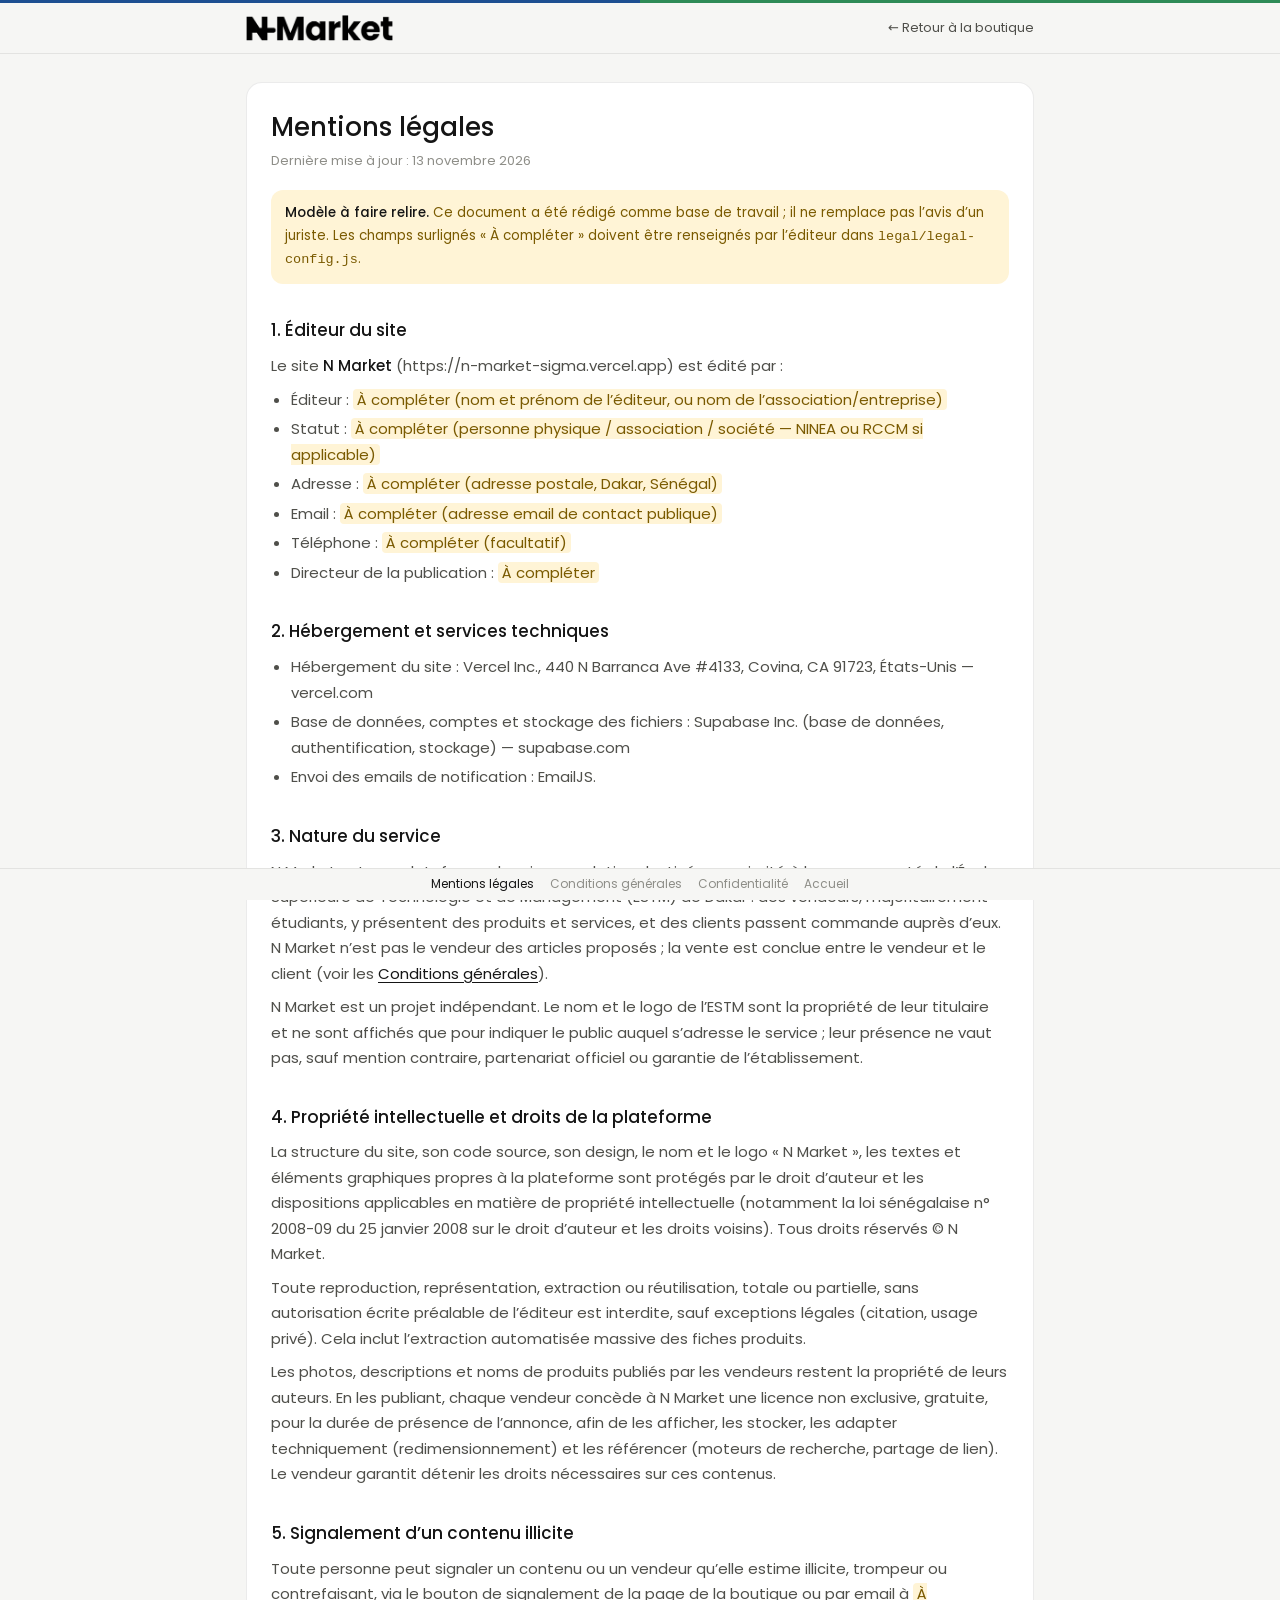
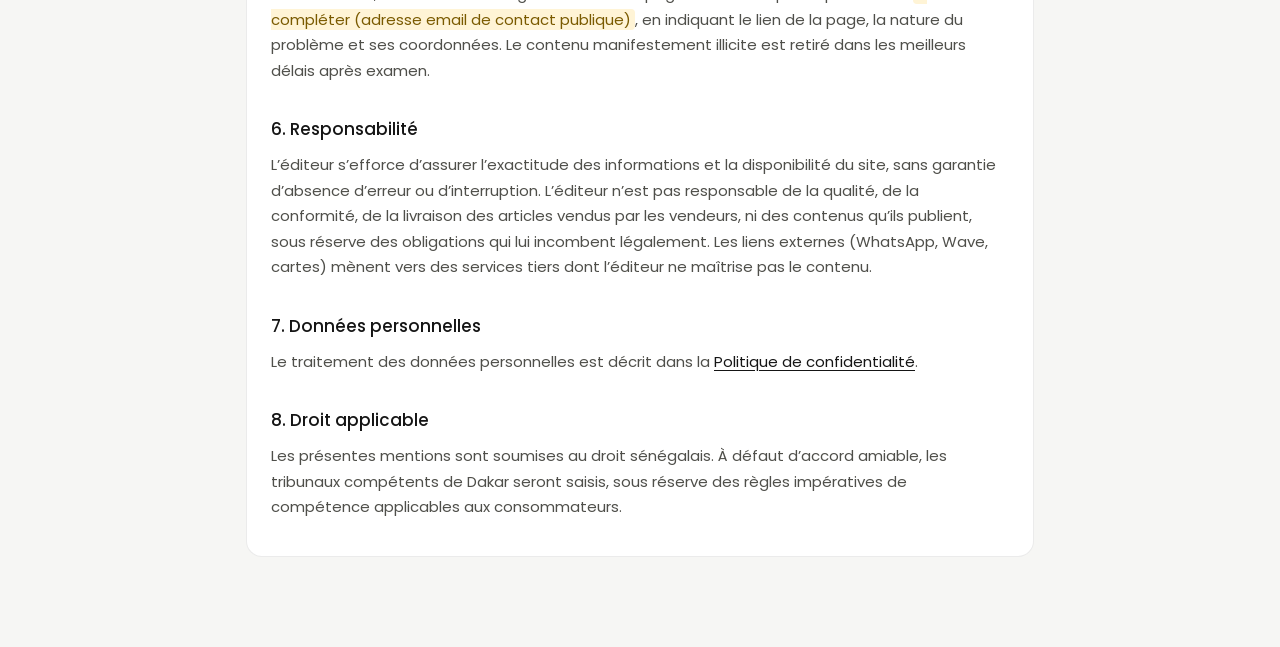
<file: legal/mentions-legales.html>
<!doctype html>
<html lang="fr">
<head>
<meta charset="utf-8">
<meta name="viewport" content="width=device-width,initial-scale=1">
<title>Mentions légales — N Market</title>
<meta name="description" content="Mentions légales de N Market : éditeur, hébergement, propriété intellectuelle et droits de la plateforme, signalement de contenu.">
<link rel="canonical" href="https://n-market-sigma.vercel.app/mentions-legales">
<meta name="robots" content="index,follow">
<meta property="og:title" content="Mentions légales — N Market"><meta property="og:type" content="website"><meta property="og:url" content="https://n-market-sigma.vercel.app/mentions-legales"><meta property="og:locale" content="fr_SN">
<link rel="icon" type="image/png" href="/assets/favicon.png">
<link rel="stylesheet" href="/legal/legal.css">
</head>
<body>
<div class="lg-estm"></div>
<header class="lg-top"><div class="lg-top-in">
<a class="lg-brand" href="/" aria-label="N Market — accueil"><img class="light" src="/assets/logo-black.png" alt="N Market" width="150" height="26"><img class="dark" src="/assets/logo-white.png" alt="" aria-hidden="true" width="150" height="26"></a>
<a class="lg-back" href="/">← Retour à la boutique</a>
</div></header>
<main><article class="lg-card">
<h1>Mentions légales</h1>
<p class="lg-date">Dernière mise à jour : <span data-lc="updated">13 novembre 2026</span></p>
<div class="lg-note"><p><strong>Modèle à faire relire.</strong> Ce document a été rédigé comme base de travail ; il ne remplace pas l’avis d’un juriste. Les champs surlignés « À compléter » doivent être renseignés par l’éditeur dans <code>legal/legal-config.js</code>.</p></div>

<h2>1. Éditeur du site</h2>
<p>Le site <strong>N Market</strong> (<span data-lc="siteUrl">https://n-market-sigma.vercel.app</span>) est édité par :</p>
<ul>
<li>Éditeur : <span data-lc="editeur">À compléter</span></li>
<li>Statut : <span data-lc="statut">À compléter</span></li>
<li>Adresse : <span data-lc="adresse">À compléter</span></li>
<li>Email : <span data-lc="email">À compléter</span></li>
<li>Téléphone : <span data-lc="telephone">À compléter</span></li>
<li>Directeur de la publication : <span data-lc="directeurPublication">À compléter</span></li>
</ul>

<h2>2. Hébergement et services techniques</h2>
<ul>
<li>Hébergement du site : <span data-lc="hebergeur">Vercel Inc.</span></li>
<li>Base de données, comptes et stockage des fichiers : <span data-lc="baseDonnees">Supabase</span></li>
<li>Envoi des emails de notification : EmailJS.</li>
</ul>

<h2>3. Nature du service</h2>
<p>N Market est une plateforme de mise en relation destinée en priorité à la communauté de l’École Supérieure de Technologie et de Management (ESTM) de Dakar : des vendeurs, majoritairement étudiants, y présentent des produits et services, et des clients passent commande auprès d’eux. N Market n’est pas le vendeur des articles proposés ; la vente est conclue entre le vendeur et le client (voir les <a href="/conditions">Conditions générales</a>).</p>
<p>N Market est un projet indépendant. Le nom et le logo de l’ESTM sont la propriété de leur titulaire et ne sont affichés que pour indiquer le public auquel s’adresse le service ; leur présence ne vaut pas, sauf mention contraire, partenariat officiel ou garantie de l’établissement.</p>

<h2>4. Propriété intellectuelle et droits de la plateforme</h2>
<p>La structure du site, son code source, son design, le nom et le logo « N Market », les textes et éléments graphiques propres à la plateforme sont protégés par le droit d’auteur et les dispositions applicables en matière de propriété intellectuelle (notamment la loi sénégalaise n° 2008-09 du 25 janvier 2008 sur le droit d’auteur et les droits voisins). Tous droits réservés © N Market.</p>
<p>Toute reproduction, représentation, extraction ou réutilisation, totale ou partielle, sans autorisation écrite préalable de l’éditeur est interdite, sauf exceptions légales (citation, usage privé). Cela inclut l’extraction automatisée massive des fiches produits.</p>
<p>Les photos, descriptions et noms de produits publiés par les vendeurs restent la propriété de leurs auteurs. En les publiant, chaque vendeur concède à N Market une licence non exclusive, gratuite, pour la durée de présence de l’annonce, afin de les afficher, les stocker, les adapter techniquement (redimensionnement) et les référencer (moteurs de recherche, partage de lien). Le vendeur garantit détenir les droits nécessaires sur ces contenus.</p>

<h2>5. Signalement d’un contenu illicite</h2>
<p>Toute personne peut signaler un contenu ou un vendeur qu’elle estime illicite, trompeur ou contrefaisant, via le bouton de signalement de la page de la boutique ou par email à <span data-lc="email">À compléter</span>, en indiquant le lien de la page, la nature du problème et ses coordonnées. Le contenu manifestement illicite est retiré dans les meilleurs délais après examen.</p>

<h2>6. Responsabilité</h2>
<p>L’éditeur s’efforce d’assurer l’exactitude des informations et la disponibilité du site, sans garantie d’absence d’erreur ou d’interruption. L’éditeur n’est pas responsable de la qualité, de la conformité, de la livraison des articles vendus par les vendeurs, ni des contenus qu’ils publient, sous réserve des obligations qui lui incombent légalement. Les liens externes (WhatsApp, Wave, cartes) mènent vers des services tiers dont l’éditeur ne maîtrise pas le contenu.</p>

<h2>7. Données personnelles</h2>
<p>Le traitement des données personnelles est décrit dans la <a href="/confidentialite">Politique de confidentialité</a>.</p>

<h2>8. Droit applicable</h2>
<p>Les présentes mentions sont soumises au droit sénégalais. À défaut d’accord amiable, les tribunaux compétents de Dakar seront saisis, sous réserve des règles impératives de compétence applicables aux consommateurs.</p>
</article></main>
<nav class="lg-foot" aria-label="Pages légales">
<a href="/mentions-legales" aria-current="page">Mentions légales</a><a href="/conditions">Conditions générales</a><a href="/confidentialite">Confidentialité</a><a href="/">Accueil</a>
</nav>
<script src="/legal/legal-config.js"></script>
<script src="/legal/legal.js"></script>
</body>
</html>
</file>
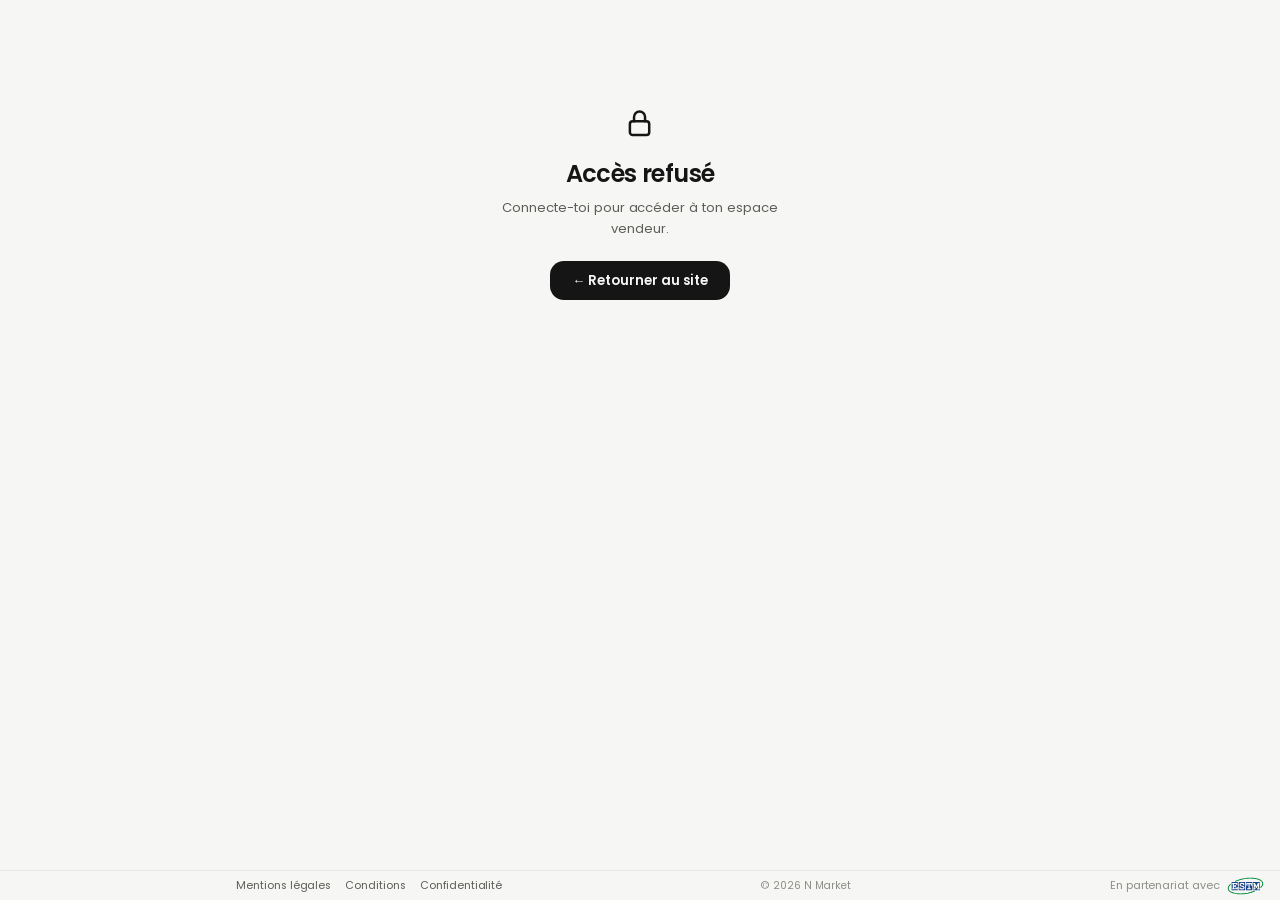
<file: pages/admin.html>
<!DOCTYPE html>
<html lang="fr">
<head>
  <meta charset="UTF-8"><meta name="robots" content="noindex,nofollow"><meta name="viewport" content="width=device-width, initial-scale=1.0, maximum-scale=1.0, user-scalable=no, viewport-fit=cover">
  <title>Mon espace · N Market</title>
<link rel="icon" type="image/png" href="../assets/favicon.png">
  <link rel="stylesheet" href="../css/style.css">
  <script src="../js/theme.js"></script>
<script src="../js/nozoom.js"></script><script src="../js/tablecards.js"></script>
</head>
<body data-bnav="seller">
<script src="../js/icons.js"></script><script src="../js/footer.js"></script>
<div class="flag-bar"></div>
<div id="loader"><div class="spinner"></div><p>Chargement…</p></div>
<div id="lockedScreen" style="display:none;text-align:center;padding:100px 20px;max-width:360px;margin:0 auto">
  <div style="font-size:1.8rem;margin-bottom:14px"><svg class=ic aria-hidden=true><use href=#i-lock /></svg></div>
  <div class="page-title" style="margin-bottom:8px">Accès refusé</div>
  <p style="color:var(--t2);font-size:.82rem;margin-bottom:22px">Connecte-toi pour accéder à ton espace vendeur.</p>
  <a href="../index.html" style="display:inline-block;padding:9px 22px;background:var(--t1);color:var(--bg);border-radius:var(--r2);text-decoration:none;font-weight:600;font-size:.82rem">← Retourner au site</a>
</div>
<div class="mobile-topbar"><div class="mt-title"><span id="shopNameMobile">N Market</span></div></div>
<div class="app" id="appShell" style="display:none">
  <aside class="sidebar">
    <div class="logo-row"><a class="logo-link" href="../index.html" aria-label="Retour à l'accueil N Market"><div class="logo"><div class="logo-name"><span class="logo-star">★</span> <span id="shopName">Mon commerce</span></div><div class="logo-sub">N Market</div></div></a></div>
    <nav class="nav">
      <span class="nav-label">Tableau de bord</span>
      <button class="nav-item active" data-page="dashboard"><span class="icon"><svg class=ic aria-hidden=true><use href=#i-dash /></svg></span>Vue globale</button>
      <button class="nav-item" data-page="notifications"><span class="icon"><svg class=ic aria-hidden=true><use href=#i-bell /></svg></span>Notifications <span class="dot" id="notifDot" style="display:none"></span></button>
      <span class="nav-label">Ventes</span>
      <button class="nav-item" data-page="orders"><span class="icon"><svg class=ic aria-hidden=true><use href=#i-box /></svg></span>Commandes</button>
      <button class="nav-item" data-page="returns"><span class="icon"><svg class=ic aria-hidden=true><use href=#i-return /></svg></span>Retours <span class="dot" id="returnsDot" style="display:none"></span></button>
      <button class="nav-item" data-page="products"><span class="icon"><svg class=ic aria-hidden=true><use href=#i-bag /></svg></span>Mes produits</button>
      <button class="nav-item" data-page="addproduct"><span class="icon">+</span>Ajouter un produit</button>
      <button class="nav-item" data-page="promote"><span class="icon"><svg class=ic aria-hidden=true><use href=#i-megaphone /></svg></span>Publicité</button>
      <span class="nav-label">Communication</span>
      <button class="nav-item" data-page="whatsapp"><span class="icon"><svg class=ic aria-hidden=true><use href=#i-wa /></svg></span>WhatsApp <span class="soon-tag">Bientôt</span><span class="dot wa-dot" style="display:none"></span></button>
      <button class="nav-item" data-page="chat"><span class="icon"><svg class=ic aria-hidden=true><use href=#i-chat /></svg></span>Messages <span class="dot" id="chatDot" style="display:none"></span></button>
      <span class="nav-label">Compte</span>
      <button class="nav-item" data-page="verify"><span class="icon"><svg class=ic aria-hidden=true><use href=#i-shield /></svg></span>Vérification <span class="dot" id="verifDot" style="display:none"></span></button>
      <button class="nav-item" data-page="shopdesign"><span class="icon"><svg class=ic aria-hidden=true><use href=#i-palette /></svg></span>Ma boutique</button>
      <button class="nav-item" data-page="ticketstyle"><span class="icon"><svg class=ic aria-hidden=true><use href=#i-receipt /></svg></span>Mon ticket</button>
      <button class="nav-item" data-page="profile"><span class="icon"><svg class=ic aria-hidden=true><use href=#i-gear /></svg></span>Mon profil</button>
    </nav>
    <div class="sidebar-footer">
      <div class="user-pill" id="userPill">
        <div class="avatar" id="userAvatar">?</div>
        <div class="user-info"><div class="user-name" id="userName">…</div><div class="user-role">Vendeur</div></div>
      </div>
      <button class="admin-btn" id="logoutBtn"><span class="icon">←</span>Se déconnecter</button>
      <a href="../index.html" class="admin-btn"><span class="icon">←</span>Retour au site</a>
      <a href="superadmin.html" class="credit">codé par BUABEY Nel'si</a>
    </div>
  </aside>
  <main class="main">
    <div id="verifBanner" class="verif-banner" style="display:none"></div>

    <div id="page-dashboard" class="page active">
      <div class="page-header"><div><div class="page-title" id="dashTitle">Tableau de bord</div><div class="page-desc" id="dashDesc">Bienvenue</div></div></div>
      <div class="stats-row" id="dashStats"></div>
      <div style="margin-bottom:24px">
        <div style="font-size:.82rem;font-weight:500;margin-bottom:12px;display:flex;justify-content:space-between;align-items:center">
          <span>Dernières commandes</span>
          <button class="btn-ghost" style="font-size:.72rem;padding:5px 12px" onclick="goPage('orders')">Tout voir</button>
        </div>
        <div class="table-wrap"><table class="data-table"><thead><tr><th>Client</th><th>Produit</th><th>Qté</th><th>Total</th><th>Statut</th></tr></thead><tbody id="dashOrders"></tbody></table></div>
      </div>
      <div>
        <div style="font-size:.82rem;font-weight:500;margin-bottom:12px;display:flex;justify-content:space-between;align-items:center">
          <span>Mes produits</span>
          <button class="btn-ghost" style="font-size:.72rem;padding:5px 12px" onclick="goPage('products')">Gérer</button>
        </div>
        <div id="dashProducts" style="display:grid;grid-template-columns:repeat(auto-fill,minmax(160px,1fr));gap:10px"></div>
      </div>
    </div>

    <div id="page-orders" class="page">
      <div class="page-header">
        <div><div class="page-title">Commandes</div><div class="page-desc">Toutes les commandes reçues</div></div>
        <button type="button" class="btn-ghost" onclick="openWaTemplates()"><svg class=ic aria-hidden=true><use href=#i-chat /></svg> Mes messages WhatsApp</button>
        <select class="select-sm" id="orderStatusFilter"><option value="all">Tous</option><option value="new">Nouvelles</option><option value="done">Livrées</option><option value="cancel">Annulées</option></select>
      </div>
      <div class="table-wrap"><table class="data-table"><thead><tr><th>Facture</th><th>Client</th><th>Contact</th><th>Articles</th><th>Qté</th><th>Total</th><th>Livraison</th><th>Modification</th><th>Statut</th><th></th></tr></thead><tbody id="ordersBody"></tbody></table></div>
    </div>

    <div id="page-returns" class="page">
      <div class="page-header"><div><div class="page-title">Retours</div><div class="page-desc">Demandes de retour signalées par tes clients</div></div></div>
      <div class="table-wrap"><table class="data-table"><thead><tr><th>Commande</th><th>Client</th><th>Produit</th><th>Motif</th><th>Statut</th><th>Date</th><th></th></tr></thead><tbody id="returnsBody"></tbody></table></div>
    </div>

    <div id="page-products" class="page">
      <div class="page-header"><div><div class="page-title">Mes produits</div><div class="page-desc">Gérer ta boutique</div></div><button class="btn-primary sm" onclick="goPage('addproduct')">+ Ajouter</button></div>
      <div class="table-wrap"><table class="data-table"><thead><tr><th>Photo</th><th>Produit</th><th>Catégorie</th><th>Prix</th><th>Stock</th><th>Note</th><th>Dispo</th><th>Actions</th></tr></thead><tbody id="productsBody"></tbody></table></div>
    </div>

    <div id="page-promote" class="page">
      <div class="page-header"><div><div class="page-title">Publicité</div><div class="page-desc">Mets un produit en avant sur la marketplace pour booster sa visibilité</div></div></div>

      <div class="form-wrap">
        <div class="f-section">
          <span class="f-label">1. Choisir un produit</span>
          <div class="field"><select id="promoProduct"></select></div>
        </div>
        <div class="divider"></div>
        <div class="f-section">
          <span class="f-label">2. Choisir une formule</span>
          <div class="promo-plans" id="promoPlans"></div>
        </div>
        <button class="btn-primary" id="submitPromoBtn">Demander la mise en avant</button>
        <div class="success-box" id="promoSuccess"><div class="ico">✓</div><strong>Demande envoyée !</strong><p>Le Super Admin va valider ta demande et activer la mise en avant.</p></div>
      </div>

      <div class="section-divider">Mes demandes de mise en avant</div>
      <div id="myPromosList"></div>
    </div>

    <div id="page-addproduct" class="page">
      <div class="page-header"><div><div class="page-title">Ajouter un produit</div><div class="page-desc">Décris ce que tu vends</div></div></div>
      <div class="form-wrap">
        <div class="field"><label>Photo du produit</label>
          <div class="photo-upload"><input type="file" accept="image/*" id="apPhoto"><div id="apPhotoPlaceholder"><div style="font-size:1.5rem;margin-bottom:6px"><svg class=ic aria-hidden=true><use href=#i-camera /></svg></div><div style="font-size:.8rem;font-weight:500;margin-bottom:2px">Clique ou glisse une photo</div><div style="font-size:.7rem;color:var(--t3)">JPG, PNG — max 5 Mo</div></div><img id="apPhotoPreview" class="photo-preview" alt=""></div>
        </div>
        <div class="field"><label>Nom du produit</label><input type="text" id="apName" placeholder="Ex : Crêpes au Nutella"></div>
        <div class="field"><label>Description</label><textarea id="apDesc" placeholder="Décris ton produit : ingrédients, taille, disponibilités…"></textarea></div>
        <div class="field-row">
          <div class="field"><label>Catégorie</label><select id="apCat"></select></div>
          <div class="field"><label>Prix (FCFA)</label><input type="number" id="apPrice" placeholder="500" min="1"></div>
        </div>
        <div class="f-hint" style="margin-bottom:6px">Sans photo, une icône adaptée à ton produit (selon son nom et sa catégorie) est affichée automatiquement.</div>
        <div class="divider"></div>
        <div class="f-section">
          <span class="f-label">Stock</span>
          <div class="toggle-row"><div class="toggle-info"><strong>Gérer le stock</strong><span>Active pour suivre les quantités disponibles</span></div><button class="toggle" id="apTrackStock"></button></div>
          <div id="apStockFields" style="display:none">
            <div class="field"><label>Quantité disponible</label><input type="number" id="apStock" placeholder="10" min="0"></div>
            <div class="toggle-row"><div class="toggle-info"><strong>Afficher la quantité</strong><span>Sinon les clients verront juste « En stock » / « Rupture de stock »</span></div><button class="toggle on" id="apShowStock"></button></div>
          </div>
        </div>
        <div class="divider"></div>
        <div class="f-section">
          <span class="f-label">Options et suppléments</span>
          <p class="f-hint">Taille, couleur, pointure… ou suppléments payants (broderie, sauce, emballage cadeau…). Le client choisit avant de commander et le prix s'ajuste tout seul.</p>
          <div id="apOptions"></div>
        </div>
        <div class="divider"></div>
        <button class="btn-primary" id="saveProductBtn">Publier le produit</button>
        <div class="success-box" id="addSuccess"><div class="ico">✓</div><strong>Produit publié !</strong><p>Il est maintenant visible par toute la promo.</p></div>
      </div>
    </div>

    <div id="page-whatsapp" class="page"></div>

    <div id="page-chat" class="page">
      <div class="page-header"><div><div class="page-title">Messages</div><div class="page-desc">Canal général + conversations privées · <span class="e2e-badge"><svg class=ic aria-hidden=true><use href=#i-lock /></svg> Accès restreint</span></div></div></div>
      <div class="cm" id="chatWrap">
        <aside class="cm-side">
          <div class="cm-side-top">
            <div class="cm-side-title">Conversations</div>
            <label class="cm-search"><svg class=ic aria-hidden=true><use href=#i-search /></svg><input type="search" id="chatSearch" placeholder="Rechercher un vendeur" autocomplete="off"></label>
          </div>
          <div class="cm-rooms" id="chatRooms"></div>
        </aside>
        <section class="cm-main">
          <header class="cm-head">
            <button type="button" class="cm-back" id="chatBack" aria-label="Retour aux conversations"><svg class=ic aria-hidden=true><use href=#i-arrow-left /></svg></button>
            <div class="cm-head-av" id="chatHeaderAv"><svg class=ic aria-hidden=true><use href=#i-megaphone /></svg></div>
            <div class="cm-head-info"><div class="chat-header-name" id="chatHeaderName">Canal général</div><div class="chat-header-sub" id="chatHeaderSub">Visible par tous</div></div>
            <span class="cm-priv"><svg class=ic aria-hidden=true><use href=#i-lock /></svg> Accès restreint</span>
          </header>
          <div class="cm-msgs chat-messages" id="chatMessages"></div>
          <div class="cm-compose">
            <textarea class="chat-input" id="chatInput" placeholder="Écrire un message…" rows="1" aria-label="Message"></textarea>
            <button type="button" class="chat-send" id="chatSendBtn" aria-label="Envoyer"><svg class=ic aria-hidden=true><use href=#i-up /></svg></button>
          </div>
        </section>
      </div>
    </div>

    <div id="page-notifications" class="page">
      <div class="page-header"><div><div class="page-title">Notifications</div><div class="page-desc">Commandes, retours, avis et sponsorings</div></div><button class="btn-ghost" id="markAllReadBtn" style="font-size:.74rem">Tout marquer comme lu</button></div>
      <div id="notifList" class="notif-list"></div>
    </div>

    <div id="page-verify" class="page"></div>
    <div id="page-shopdesign" class="page">
      <div class="page-header"><div><div class="page-title">Ma boutique</div><div class="page-desc">Logo, couleurs, motifs et disposition de ta page boutique</div></div><button class="btn-primary" id="sdSave">Enregistrer</button></div>
      <div class="sd-wrap">
        <div class="sd-controls">
          <div class="f-section"><span class="f-label">Logo et bannière</span>
            <div class="sd-imgs"><div class="sd-thumb" id="sdLogoThumb"></div>
              <div class="sd-drop"><div class="sd-row"><label class="btn-ghost" style="cursor:pointer">Choisir un logo<input type="file" id="sdLogo" accept="image/*" hidden></label><button type="button" class="btn-ghost" id="sdLogoDel">Retirer</button></div>
              <div class="sd-row" id="sdShape"><button type="button" class="filter-btn" data-v="round">Rond</button><button type="button" class="filter-btn" data-v="square">Carré</button></div></div></div>
            <div class="sd-banner" id="sdBannerThumb" style="margin-top:12px"></div>
            <div class="sd-row" style="margin-top:8px"><label class="btn-ghost" style="cursor:pointer">Choisir une bannière<input type="file" id="sdBanner" accept="image/*" hidden></label><button type="button" class="btn-ghost" id="sdBannerDel">Retirer</button></div>
          </div>
          <div class="f-section"><span class="f-label">Couleur de la boutique</span><div class="sd-swatches" id="sdSwatches"></div></div>
          <div class="f-section"><span class="f-label">Modèle de page (selon ce que tu vends)</span><div class="sd-opts" id="sdLayouts"></div></div>
          <div class="f-section"><span class="f-label">En-tête</span><div class="sd-row" id="sdHeader"><button type="button" class="filter-btn" data-v="banner">Bannière</button><button type="button" class="filter-btn" data-v="solid">Aplat de couleur</button><button type="button" class="filter-btn" data-v="minimal">Sobre</button></div></div>
          <div class="f-section"><span class="f-label">Motif</span><div class="sd-opts" id="sdPatterns"></div>
            <div class="sd-row" id="sdZones" style="margin-top:10px"></div></div>
          <div class="f-section"><span class="f-label">Textes</span>
            <div class="field"><label>Slogan (80 car. max)</label><input type="text" id="sdTagline" maxlength="80" placeholder="Ex : Fait maison, livré à l'ESTM"></div>
            <div class="field"><label>Annonce (160 car. max)</label><input type="text" id="sdAnnounce" maxlength="160" placeholder="Ex : Commandes avant 11h = livraison à la pause"></div></div>
          <div class="f-section"><span class="f-label">Blocs de la page (ordre et affichage)</span><div class="sd-blocks" id="sdBlocks"></div></div>
          <button class="btn-ghost" id="sdReset" type="button">Rétablir le style par défaut</button>
        </div>
        <div class="sd-preview"><div class="tk-preview-label">Aperçu en direct</div><div id="sdPreview"></div></div>
      </div>
    </div>
    <div id="page-ticketstyle" class="page">
      <div class="page-header"><div><div class="page-title">Mon ticket</div><div class="page-desc">Personnalise le ticket que tes clients reçoivent après leur commande</div></div></div>
      <div class="tk-editor">
        <div class="tk-controls">
          <div class="f-section">
            <span class="f-label">Couleurs</span>
            <div class="tk-colors">
              <label class="tk-color"><input type="color" id="tsAccent"><span>Couleur principale</span></label>
              <label class="tk-color"><input type="color" id="tsPaper"><span>Fond du ticket</span></label>
              <label class="tk-color"><input type="color" id="tsInk"><span>Texte</span></label>
            </div>
          </div>
          <div class="f-section">
            <span class="f-label">Mise en page</span>
            <div class="field"><label>Alignement de l'en-tête</label>
              <div class="tk-seg" id="tsAlign" role="group"><button type="button" data-v="left">Gauche</button><button type="button" data-v="center">Centré</button><button type="button" data-v="right">Droite</button></div></div>
            <div class="field"><label>Style de l'en-tête</label>
              <div class="tk-seg" id="tsHeader" role="group"><button type="button" data-v="band">Bandeau coloré</button><button type="button" data-v="line">Simple trait</button></div></div>
            <label class="tk-check"><input type="checkbox" id="tsShowShop"> Afficher le nom de ma boutique</label>
          </div>
          <div class="f-section">
            <span class="f-label">Textes</span>
            <div class="field"><label>Titre du ticket</label><input type="text" id="tsTitle" maxlength="40"></div>
            <div class="field"><label>Message personnel (facultatif)</label><textarea id="tsFooter" rows="3" maxlength="140" placeholder="Ex : Merci pour ta confiance ! Livraison entre 12h et 14h."></textarea></div>
          </div>
          <div class="tk-actions"><button type="button" class="btn-ghost" id="tsReset">Rétablir le style d'origine</button><button type="button" class="btn-primary" id="tsSave">Enregistrer</button></div>
        </div>
        <div class="tk-preview"><div class="tk-preview-label">Aperçu en direct</div><div id="tsPreview"></div></div>
      </div>
    </div>
    <div id="page-profile" class="page">
      <div class="page-header"><div><div class="page-title">Mon profil</div><div class="page-desc">Gérer les informations de ton commerce</div></div></div>
      <div class="form-wrap">
        <div class="f-section">
          <span class="f-label">Informations</span>
          <div class="field-row"><div class="field"><label>Prénom</label><input type="text" id="pfFirst"></div><div class="field"><label>Nom</label><input type="text" id="pfLast"></div></div>
          <div class="field"><label>Email</label><input type="email" id="pfEmail"></div>
          <div class="field"><label>Téléphone</label><input type="tel" id="pfPhone"></div>
          <div class="field"><label>Filière</label><select id="pfFiliere"></select></div>
        </div>
        <div class="divider"></div>
        <div class="f-section">
          <span class="f-label">Ma boutique</span>
          <div class="field"><label>Nom affiché</label><input type="text" id="pfShopName"></div>
          <div class="field"><label>Description</label><textarea id="pfBio" placeholder="Ex : Crêpes maison tous les midis en salle 12 !"></textarea></div>
          <div class="toggle-row"><div class="toggle-info"><strong>Boutique ouverte</strong><span>Tes produits sont visibles</span></div><button class="toggle on" id="pfToggle"></button></div>
        </div>
        <div class="divider"></div>
        <div class="f-section"><span class="f-label">Sécurité</span><div class="field"><label>Nouveau mot de passe</label><input type="password" id="pfPass" placeholder="Laisser vide pour ne pas changer (min. 8 caractères)" autocomplete="new-password"></div></div>
        <button class="btn-primary" id="saveProfileBtn">Sauvegarder</button>
        <div class="modal-link" style="margin-top:14px"><a id="openTermsLink">Conditions vendeur — comment ça fonctionne, ce qu'il faut et ne faut pas faire</a></div>
      </div>
    </div>

  </main>
</div>

<div class="overlay" id="editProductModal">
  <div class="modal modal-lg">
    <button class="modal-x" data-close="editProductModal"><svg class="ic" aria-hidden="true"><use href="#i-x"></use></svg></button>
    <div class="modal-title">Modifier le produit</div><div class="modal-sub">Changements visibles immédiatement</div>
    <div class="modal-form">
      <input type="hidden" id="editId">
      <div class="field"><label>Photo</label><div class="photo-upload"><input type="file" accept="image/*" id="editPhoto"><div id="editPhotoPlaceholder"><div style="font-size:1.4rem;margin-bottom:4px"><svg class=ic aria-hidden=true><use href=#i-camera /></svg></div><div style="font-size:.78rem;font-weight:500">Changer la photo</div></div><img id="editPhotoPreview" class="photo-preview" alt=""></div></div>
      <div class="field"><label>Nom</label><input type="text" id="editName"></div>
      <div class="field"><label>Description</label><textarea id="editDesc"></textarea></div>
      <div class="modal-grid">
        <div class="field"><label>Catégorie</label><select id="editCat"></select></div>
        <div class="field"><label>Prix (FCFA)</label><input type="number" id="editPrice"></div>
      </div>
      <div class="divider"></div>
      <div class="f-section">
        <span class="f-label">Stock</span>
        <div class="toggle-row"><div class="toggle-info"><strong>Gérer le stock</strong><span>Active pour suivre les quantités disponibles</span></div><button class="toggle" id="editTrackStock"></button></div>
        <div id="editStockFields" style="display:none">
          <div class="field"><label>Quantité disponible</label><input type="number" id="editStock" min="0"></div>
          <div class="toggle-row"><div class="toggle-info"><strong>Afficher la quantité</strong><span>Sinon les clients verront juste « En stock » / « Rupture de stock »</span></div><button class="toggle on" id="editShowStock"></button></div>
        </div>
      </div>
      <div class="divider"></div>
      <div class="f-section">
        <span class="f-label">Options et suppléments</span>
        <p class="f-hint">Taille, couleur, pointure… ou suppléments payants (broderie, sauce, emballage cadeau…). Le client choisit avant de commander et le prix s'ajuste tout seul.</p>
        <div id="editOptions"></div>
      </div>
      <button class="btn-primary" id="saveEditBtn">Sauvegarder</button>
    </div>
  </div>
</div>


<div class="overlay" id="waSendModal">
  <div class="modal"><button class="modal-x" data-close="waSendModal"><svg class="ic" aria-hidden="true"><use href="#i-x"></use></svg></button>
    <div class="modal-title">Écrire au client sur WhatsApp</div><div class="modal-sub" id="waSendSub"></div>
    <div id="waSendChoices" class="wa-choices"></div>
    <label class="wa-lbl" for="waSendText">Message (modifiable avant l'envoi)</label>
    <textarea id="waSendText" class="wa-text" rows="6"></textarea>
    <div id="waSendWarn" class="wa-warn" hidden></div>
    <div class="wa-actions"><button type="button" class="btn-ghost" onclick="openWaTemplates()">Modifier mes modèles</button><button type="button" class="btn-primary" id="waSendGo">Ouvrir WhatsApp</button></div>
    <p class="wa-hint">WhatsApp s'ouvre avec le message prêt : il reste à appuyer sur « Envoyer ».</p>
  </div>
</div>
<div class="overlay" id="waTplModal">
  <div class="modal"><button class="modal-x" data-close="waTplModal"><svg class="ic" aria-hidden="true"><use href="#i-x"></use></svg></button>
    <div class="modal-title">Mes messages WhatsApp</div><div class="modal-sub">Les balises entre accolades sont remplacées automatiquement par les infos de la commande.</div>
    <div class="wa-tags" id="waTagChips"></div>
    <div id="waTplList"></div>
    <div class="wa-actions"><button type="button" class="btn-ghost" id="waTplReset">Rétablir les modèles d'origine</button><button type="button" class="btn-primary" id="waTplSave">Enregistrer</button></div>
  </div>
</div>
<div class="overlay" id="orderDetailModal">
  <div class="modal"><button class="modal-x" data-close="orderDetailModal"><svg class="ic" aria-hidden="true"><use href="#i-x"></use></svg></button>
    <div class="modal-title">Détail commande</div><div class="modal-sub" id="orderDetailSub"></div>
    <div id="orderDetailContent"></div>
  </div>
</div>

<div class="overlay" id="returnModal">
  <div class="modal"><button class="modal-x" data-close="returnModal"><svg class="ic" aria-hidden="true"><use href="#i-x"></use></svg></button>
    <div class="modal-title">Demande de retour</div><div class="modal-sub" id="returnModalSub"></div>
    <div id="returnModalContent" style="margin-bottom:14px"></div>
    <div class="modal-form">
      <input type="hidden" id="returnId">
      <div class="field"><label>Ta réponse au client</label><textarea id="returnResponse" placeholder="Ex : Pas de souci, ramène le produit et on te rembourse / on te l'échange."></textarea></div>
      <div style="display:flex;gap:10px">
        <button class="btn-primary" id="acceptReturnBtn" style="flex:1">Accepter le retour</button>
        <button class="btn-danger" id="rejectReturnBtn" style="flex:1">Refuser</button>
      </div>
    </div>
  </div>
</div>

<div class="overlay" id="termsModal">
  <div class="modal modal-lg">
    <button class="modal-x" data-close="termsModal"><svg class="ic" aria-hidden="true"><use href="#i-x"></use></svg></button>
    <div class="modal-title">Conditions pour devenir vendeur sur N Market</div>
    <div class="modal-sub">À lire avant de créer ta boutique</div>
    <div class="terms-content">
      <h4>1. Qui peut vendre ?</h4>
      <p>N Market est réservé à la communauté universitaire (étudiants, personnel). L'inscription est gratuite et ouverte à toute personne souhaitant proposer des produits ou services aux autres membres de l'université.</p>

      <h4>2. Comment ça fonctionne</h4>
      <ul>
        <li>Tu crées ton compte avec ton prénom, nom, email, téléphone et ta filière.</li>
        <li>Tu ajoutes tes produits (nom, description, prix, photo, catégorie, stock si besoin).</li>
        <li>Les clients commandent depuis le catalogue, choisissent une date/heure et un lieu de livraison (sur le campus ou une adresse).</li>
        <li>Tu reçois une notification dans ton espace vendeur pour chaque nouvelle commande, avec les coordonnées du client.</li>
        <li>Une commission de service (taux fixé par l'administration à 2%) s'applique sur les ventes réalisées via la plateforme, facturée périodiquement.</li>
        <li>Tu peux mettre tes produits en avant (section "Sponsorisé") via la page Publicité, selon les formules proposées.</li>
      </ul>

      <h4>3. Ce qu'il FAUT faire</h4>
      <ul>
        <li>Décrire tes produits de façon honnête (prix, quantité, ingrédients, état).</li>
        <li>Mettre à jour ton stock et la disponibilité de tes produits régulièrement.</li>
        <li>Répondre aux clients et confirmer les commandes dans un délai raisonnable.</li>
        <li>Respecter les dates, heures et lieux de livraison convenus.</li>
        <li>Traiter les demandes de retour ou de réclamation avec sérieux et de bonne foi.</li>
        <li>Garder tes informations de profil (email, téléphone, filière) à jour.</li>
        <li>Payer les commissions dues dans les délais indiqués par l'administration.</li>
      </ul>

      <h4>4. Ce qu'il NE FAUT PAS faire</h4>
      <ul>
        <li>Vendre des produits illégaux, dangereux, contrefaits ou interdits par le règlement de l'université.</li>
        <li>Publier des photos, descriptions ou prix trompeurs.</li>
        <li>Annuler des commandes confirmées sans motif valable, ou ne pas livrer.</li>
        <li>Harceler, insulter ou faire pression sur un client ou un autre vendeur (y compris via la messagerie).</li>
        <li>Créer plusieurs comptes pour contourner un blocage ou une suspension.</li>
        <li>Utiliser les coordonnées des clients obtenues via une commande à d'autres fins que cette commande.</li>
      </ul>

      <h4>5. Signalements et sanctions</h4>
      <p>Tout client peut signaler un vendeur via la page de sa boutique. Le Super Admin examine chaque signalement. Au-delà d'un seuil de signalements jugés fondés, le Super Admin peut suspendre ou supprimer définitivement le compte vendeur et ses produits, sans préavis, en cas de manquement grave ou répété aux présentes conditions.</p>

      <h4>6. Modération et droit de retrait</h4>
      <p>Le Super Admin peut, à tout moment, suspendre un compte, retirer un produit du catalogue, ou refuser une demande de mise en avant, notamment en cas de non-respect de ces règles, de retard de paiement de commission, ou de plainte fondée.</p>

      <p class="terms-footer" id="termsFooterText">Ces conditions s'appliquent à tout compte vendeur créé sur N Market.</p>
    </div>
    <div class="modal-form" id="termsActions" style="display:none;margin-top:14px">
      <div style="display:flex;gap:10px">
        <button class="btn-primary" id="acceptTermsBtn" style="flex:1">J'accepte, créer mon compte</button>
        <button class="btn-danger" id="declineTermsBtn" style="flex:1">Refuser</button>
      </div>
    </div>
  </div>
</div>


<div class="toast" id="toast"><div class="toast-title" id="toastTitle"></div><div class="toast-msg" id="toastMsg"></div></div>
<script src="../js/vendor/supabase.js"></script>
<script src="../js/config.js"></script><script src="../js/db.js"></script><script src="../js/ticket.js"></script><script src="../js/shopstyle.js"></script><script src="../js/optionsedit.js"></script><script src="../js/cache.js"></script><script src="../js/maps.js"></script><script src="../js/wa.js"></script><script src="../js/mobilenav.js"></script>
<script src="../js/crypto.js"></script><script src="../js/chat.js"></script>
<script src="../js/vendor/emailjs.min.js"></script>
<script src="../js/email.js"></script>
<script src="../js/admin.js"></script>
</body></html>
</file>
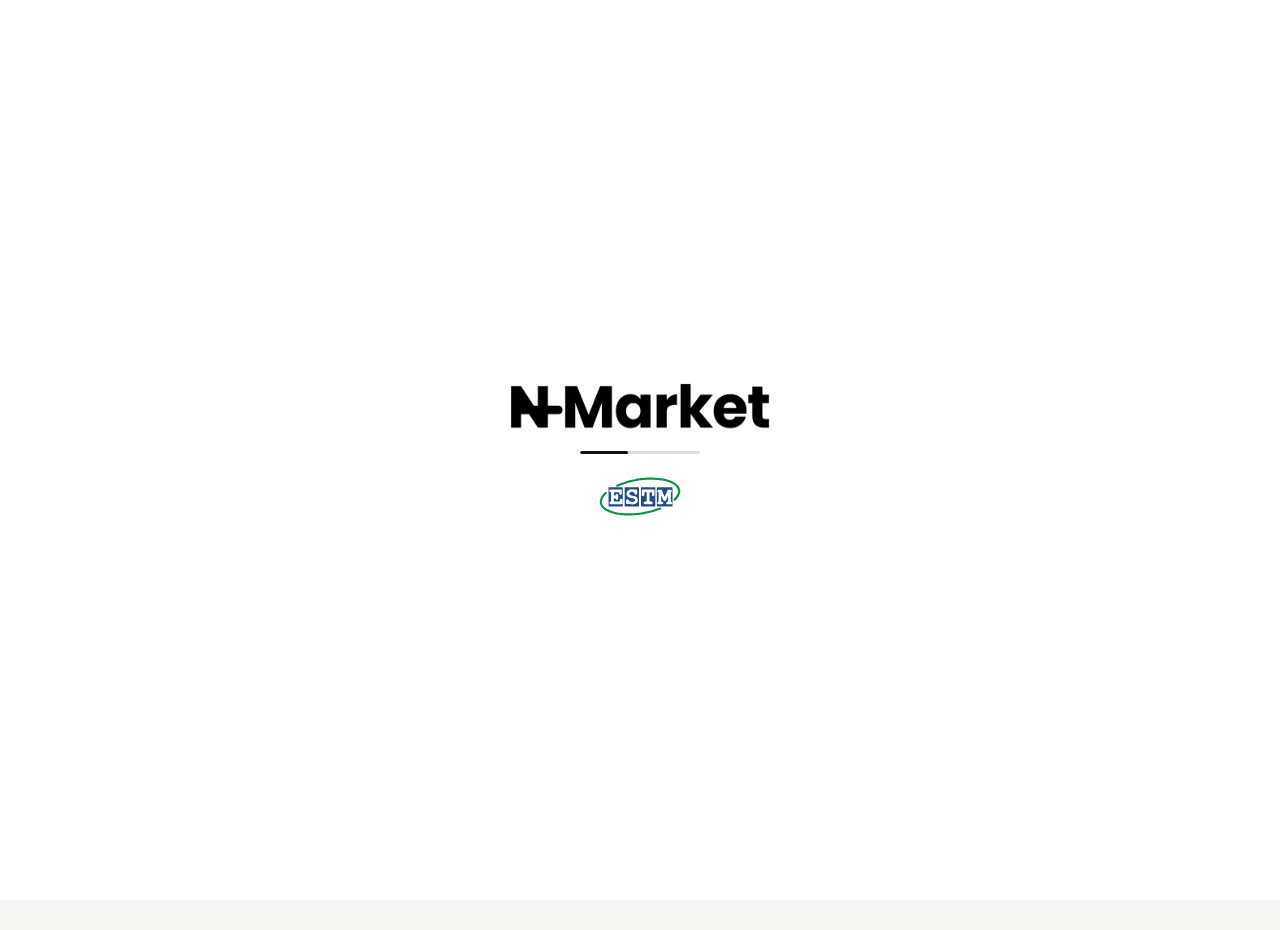
<file: pages/superadmin.html>
<!DOCTYPE html>
<html lang="fr">
<head>
<meta name="robots" content="noindex,nofollow">
  <meta charset="UTF-8"><meta name="viewport" content="width=device-width, initial-scale=1.0, maximum-scale=1.0, user-scalable=no, viewport-fit=cover">
  <title>Super Admin · N Market</title>
<link rel="icon" type="image/png" href="../assets/favicon.png">
  <link rel="stylesheet" href="../css/style.css">
  <script src="../js/theme.js"></script>
  <link rel="stylesheet" href="../css/superadmin.css">
<script src="../js/nozoom.js"></script><script src="../js/tablecards.js"></script>
</head>
<body data-bnav="admin">
<script src="../js/icons.js"></script><script src="../js/footer.js"></script>
<div class="flag-bar"></div>
<div id="loader"><div class="spinner"></div><p>Chargement…</p></div>

<div class="mobile-topbar"><div class="mt-title">Super Admin</div></div>
<div class="app" id="appShell" style="display:none">
  <aside class="sidebar">
    <div class="logo-row"><a class="logo-link" href="../index.html" aria-label="Retour à l'accueil N Market"><div class="logo"><div class="logo-name"><span class="logo-star">★</span> Super Admin</div><div class="logo-sub">N Market</div></div></a></div>
    <nav class="nav">
      <span class="nav-label">Vue globale</span>
      <button class="nav-item active" data-page="dashboard"><span class="icon"><svg class=ic aria-hidden=true><use href=#i-dash /></svg></span>Tableau de bord</button>
      <button class="nav-item" data-page="notifications"><span class="icon"><svg class=ic aria-hidden=true><use href=#i-bell /></svg></span>Notifications <span class="dot" id="notifDot" style="display:none"></span></button>
      <span class="nav-label">Finances</span>
      <button class="nav-item" data-page="commissions"><span class="icon"><svg class=ic aria-hidden=true><use href=#i-coins /></svg></span>Commissions</button>
      <button class="nav-item" data-page="billwa"><span class="icon"><svg class=ic aria-hidden=true><use href=#i-wa /></svg></span>Factures WhatsApp</button>
      <button class="nav-item" data-page="generate"><span class="icon"><svg class=ic aria-hidden=true><use href=#i-receipt /></svg></span>Générer factures</button>
      <span class="nav-label">Vendeurs</span>
      <button class="nav-item" data-page="verifs"><span class="icon"><svg class=ic aria-hidden=true><use href=#i-shield /></svg></span>Vérifications <span class="dot" id="verifsDot" style="display:none"></span></button>
      <button class="nav-item" data-page="sellers"><span class="icon"><svg class=ic aria-hidden=true><use href=#i-users /></svg></span>Tous les vendeurs</button>
      <button class="nav-item" data-page="network"><span class="icon"><svg class=ic aria-hidden=true><use href=#i-link /></svg></span>Réseau vendeurs</button>
      <button class="nav-item" data-page="products"><span class="icon"><svg class=ic aria-hidden=true><use href=#i-bag /></svg></span>Tous les produits</button>
      <button class="nav-item" data-page="catalog"><span class="icon"><svg class=ic aria-hidden=true><use href=#i-tag /></svg></span>Classes du catalogue</button>
      <button class="nav-item" data-page="filieres"><span class="icon"><svg class=ic aria-hidden=true><use href=#i-cap /></svg></span>Filières</button>
      <button class="nav-item" data-page="orders"><span class="icon"><svg class=ic aria-hidden=true><use href=#i-box /></svg></span>Toutes les commandes</button>
      <button class="nav-item" data-page="returns"><span class="icon"><svg class=ic aria-hidden=true><use href=#i-return /></svg></span>Retours / Litiges</button>
      <button class="nav-item" data-page="promo"><span class="icon"><svg class=ic aria-hidden=true><use href=#i-megaphone /></svg></span>Publicité <span class="dot" id="promoDot" style="display:none"></span></button>
      <button class="nav-item" data-page="banners"><span class="icon"><svg class=ic aria-hidden=true><use href=#i-image /></svg></span>Bannières</button>
      <button class="nav-item" data-page="reports"><span class="icon"><svg class=ic aria-hidden=true><use href=#i-flag /></svg></span>Signalements <span class="dot" id="reportsDot" style="display:none"></span></button>
      <span class="nav-label">Communication</span>
      <button class="nav-item" data-page="whatsapp"><span class="icon"><svg class=ic aria-hidden=true><use href=#i-wa /></svg></span>WhatsApp <span class="soon-tag">Bientôt</span><span class="dot wa-dot" style="display:none"></span></button>
      <button class="nav-item" data-page="chat"><span class="icon"><svg class=ic aria-hidden=true><use href=#i-chat /></svg></span>Messages <span class="dot" id="adminChatDot" style="display:none"></span></button>
      <span class="nav-label">Paramètres</span>
      <button class="nav-item" data-page="settings"><span class="icon"><svg class=ic aria-hidden=true><use href=#i-gear /></svg></span>Paramètres</button>
      <button class="nav-item" data-page="account"><span class="icon"><svg class=ic aria-hidden=true><use href=#i-lock /></svg></span>Compte admin</button>
    </nav>
    <div class="sidebar-footer">
      <div class="user-pill"><div class="avatar">◆</div><div class="user-info"><div class="user-name" id="adminName">Admin</div><div class="user-role">Super administrateur</div></div></div>
      <button class="admin-btn" id="adminLogoutBtn"><span class="icon">←</span>Se déconnecter</button>
      <a href="../index.html" class="admin-btn"><span class="icon">←</span>Retour au site</a>
      <a href="../index.html" class="credit">codé par BUABEY Nel'si</a>
    </div>
  </aside>

  <main class="main">

    <div id="page-dashboard" class="page active">
      <div class="page-header"><div><div class="page-title">Tableau de bord</div><div class="page-desc">Vue globale de la marketplace</div></div><div id="dashDate" style="font-size:.74rem;color:var(--t3)"></div></div>
      <div class="stats-row" id="dashStats"></div>
      <div class="alert-section" id="alertSection" style="display:none"><div class="alert-title">Paiements en retard</div><div id="alertList"></div></div>
      <div class="dash-grid">
        <div class="dash-card"><div class="dash-card-title">Dernières commandes</div><div id="recentOrders"></div></div>
        <div class="dash-card"><div class="dash-card-title">Commissions en attente</div><div id="recentCommissions"></div></div>
      </div>
    </div>

    <div id="page-commissions" class="page">
      <div class="page-header"><div><div class="page-title">Commissions</div><div class="page-desc">Suivi des paiements (5%)</div></div><select class="select-sm" id="commStatusFilter"><option value="all">Tous</option><option value="pending">En attente</option><option value="overdue">En retard</option><option value="partial">Partiel</option><option value="paid">Payé</option></select></div>
      <div class="table-wrap"><table class="data-table"><thead><tr><th>Vendeur</th><th>Période</th><th>CA</th><th>Taux</th><th>Dû</th><th>Reçu</th><th>Reste</th><th>Statut</th><th></th></tr></thead><tbody id="commissionsBody"></tbody></table></div>
    </div>

    <div id="page-billwa" class="page">
      <div class="page-header"><div><div class="page-title">Factures par WhatsApp</div><div class="page-desc">Un message prêt pour chaque vendeur, avec le lien de sa facture et tes numéros Wave / Orange Money</div></div></div>
      <div class="bw-top">
        <div class="field"><label>Période</label><select id="bwPeriod"></select></div>
        <label class="check-row"><input type="checkbox" id="bwOnlyUnpaid" checked> Seulement les factures impayées</label>
      </div>
      <div class="f-section"><span class="f-label">Modèle du message</span>
        <textarea id="bwTpl" rows="7"></textarea>
        <div class="bw-vars">Variables : {nom} {periode} {ca} {taux} {montant} {reste} {echeance} {lien} {ref} {wave} {orange}</div>
        <div class="sd-row"><button type="button" class="btn-ghost" id="bwTplReset">Rétablir le modèle</button></div>
      </div>
      <div class="bw-bar"><button class="btn-primary" id="bwNext">Envoyer au suivant</button><span id="bwCount" class="bw-count"></span></div>
      <div id="bwList" class="bw-list"></div>
      <p class="bw-note">WhatsApp s'ouvre avec le message déjà écrit : tu n'as qu'à appuyer sur « Envoyer ». L'envoi complètement automatique n'est volontairement pas possible : WhatsApp bloque les numéros qui automatisent leurs messages sans son API officielle.</p>
    </div>

    <div id="page-generate" class="page">
      <div class="page-header"><div><div class="page-title">Générer les factures</div><div class="page-desc">Calcule automatiquement les commissions dues</div></div></div>
      <div class="form-wrap">
        <div class="f-section"><span class="f-label">Paramètres</span>
          <div class="field-row"><div class="field"><label>Type</label><select id="genType"><option value="monthly">Mensuel</option><option value="weekly">Hebdomadaire</option></select></div><div class="field"><label>Taux (%)</label><input type="number" id="genRate" value="5" min="1" max="100" step="0.5"></div></div>
          <div class="field-row"><div class="field"><label>Début</label><input type="date" id="genStart"></div><div class="field"><label>Fin</label><input type="date" id="genEnd"></div></div>
          <div class="field"><label>Date limite</label><input type="date" id="genDue"></div>
        </div>
        <div class="divider"></div>
        <div id="genPreview" style="display:none">
          <span class="f-label">Prévisualisation</span>
          <div class="table-wrap" style="margin-bottom:14px"><table class="data-table"><thead><tr><th>Vendeur</th><th>Période</th><th>CA</th><th>Commission</th></tr></thead><tbody id="genPreviewBody"></tbody></table></div>
          <div id="genTotal" class="gen-total"></div>
        </div>
        <div style="display:flex;gap:8px"><button class="btn-ghost" id="previewBtn" style="flex:1">Prévisualiser</button><button class="btn-primary" id="generateBtn" style="flex:2" disabled>Générer</button></div>
        <div class="success-box" id="genSuccess"><div class="ico">✓</div><strong>Factures générées !</strong><p id="genSuccessText"></p></div>
      </div>
    </div>

    <div id="page-verifs" class="page">
      <div class="page-header"><div><div class="page-title">Vérifications</div><div class="page-desc">Pièce d'identité + selfie des vendeurs — réponse sous 24 à 48 h</div></div>
        <select class="select-sm" id="verifFilter"><option value="pending">En attente</option><option value="rejected">Refusés</option><option value="verified">Vérifiés</option></select></div>
      <div id="verifsList"></div>
    </div>
    <div id="page-sellers" class="page">
      <div class="page-header"><div><div class="page-title">Vendeurs</div><div class="page-desc">Gérer tous les comptes</div></div><select class="select-sm" id="sellerStatusFilter"><option value="all">Tous</option><option value="active">Actifs</option><option value="blocked">Bloqués</option></select></div>
      <div class="sellers-grid" id="sellersGrid"></div>
    </div>

    <div id="page-network" class="page">
      <div class="page-header"><div><div class="page-title">Réseau vendeurs</div><div class="page-desc">Qui est en contact avec qui — tu vois, eux non</div></div></div>
      <div class="network-wrap" style="margin-bottom:16px">
        <h3>Graphe des connexions</h3>
        <p>Chaque ligne indique que deux vendeurs se sont déjà parlé. Le contenu des discussions reste privé.</p>
        <canvas id="graphCanvas"></canvas>
      </div>
      <div class="table-wrap"><table class="data-table"><thead><tr><th>Vendeur A</th><th>Vendeur B</th><th>Statut</th><th>Dernier contact</th></tr></thead><tbody id="connectionsBody"></tbody></table></div>
    </div>

    <div id="page-products" class="page">
      <div class="page-header"><div><div class="page-title">Tous les produits</div><div class="page-desc">Vue globale</div></div></div>
      <div class="table-wrap"><table class="data-table"><thead><tr><th>Photo</th><th>Produit</th><th>Vendeur</th><th>Catégorie</th><th>Prix</th><th>Note</th><th>Dispo</th></tr></thead><tbody id="allProductsBody"></tbody></table></div>
    </div>

    <div id="page-catalog" class="page">
      <div class="page-header"><div><div class="page-title">Classes du catalogue</div><div class="page-desc">Gère les catégories (« classes ») de produits visibles sur la marketplace</div></div><button class="btn-primary sm" id="addCatBtn">+ Ajouter une classe</button></div>
      <div class="cat-grid" id="catalogGrid"></div>
    </div>

    <div id="page-filieres" class="page">
      <div class="page-header"><div><div class="page-title">Filières</div><div class="page-desc">Gère la liste des filières affichées aux vendeurs lors de l'inscription</div></div><button class="btn-primary sm" id="addFiliereBtn">+ Ajouter une filière</button></div>
      <div class="cat-grid" id="filieresGrid"></div>
    </div>

    <div id="page-returns" class="page">
      <div class="page-header"><div><div class="page-title">Retours / Litiges</div><div class="page-desc">Demandes de retour signalées par les clients</div></div></div>
      <div class="table-wrap"><table class="data-table"><thead><tr><th>Commande</th><th>Client</th><th>Vendeur</th><th>Produit</th><th>Motif</th><th>Statut</th><th>Date</th></tr></thead><tbody id="returnsBody"></tbody></table></div>
    </div>

    <div id="page-promo" class="page">
      <div class="page-header"><div><div class="page-title">Publicité</div><div class="page-desc">Demandes de mise en avant des vendeurs + tarifs</div></div><button class="btn-primary sm" id="addPlanBtn">+ Ajouter une formule</button></div>

      <div class="section-divider" style="margin-top:0">Tarifs de mise en avant</div>
      <div class="cat-grid" id="promoPlansGrid"></div>

      <div class="section-divider">Demandes en attente</div>
      <div id="promoPendingList"></div>

      <div class="section-divider">Historique</div>
      <div class="table-wrap"><table class="data-table"><thead><tr><th>Vendeur</th><th>Produit</th><th>Formule</th><th>Prix</th><th>Statut</th><th>Période</th></tr></thead><tbody id="promoHistoryBody"></tbody></table></div>
    </div>

    <div id="page-banners" class="page">
      <div class="page-header"><div><div class="page-title">Bannières</div><div class="page-desc">Bannières publicitaires affichées en haut de la page Produits</div></div><button class="btn-primary sm" id="addBannerBtn">+ Ajouter une bannière</button></div>
      <div id="bannersList"></div>
    </div>

    <div id="page-reports" class="page">
      <div class="page-header"><div><div class="page-title">Signalements</div><div class="page-desc">Signalements de vendeurs par les clients</div></div></div>
      <div class="section-divider" style="margin-top:0">En attente</div>
      <div id="reportsPendingList"></div>
      <div class="section-divider">Historique</div>
      <div class="table-wrap"><table class="data-table"><thead><tr><th>Vendeur</th><th>Motif</th><th>Signalé par</th><th>Statut</th><th>Date</th></tr></thead><tbody id="reportsHistoryBody"></tbody></table></div>
    </div>

    <div id="page-orders" class="page">
      <div class="page-header"><div><div class="page-title">Toutes les commandes</div><div class="page-desc">Vue globale</div></div><select class="select-sm" id="allOrdersFilter"><option value="all">Tous</option><option value="new">Nouvelles</option><option value="done">Livrées</option><option value="cancel">Annulées</option></select></div>
      <div class="table-wrap"><table class="data-table"><thead><tr><th>#</th><th>Client</th><th>Produit</th><th>Vendeur</th><th>Total</th><th>Livraison</th><th>Statut</th><th>Date</th></tr></thead><tbody id="allOrdersBody"></tbody></table></div>
    </div>

    <div id="page-chat" class="page">
      <div class="page-header"><div><div class="page-title">Messages vendeurs</div><div class="page-desc">Canal général + conversations privées · <span class="e2e-badge"><svg class=ic aria-hidden=true><use href=#i-lock /></svg> Accès restreint</span></div></div></div>
      <div class="cm" id="chatWrap">
        <aside class="cm-side">
          <div class="cm-side-top">
            <div class="cm-side-title">Conversations</div>
            <label class="cm-search"><svg class=ic aria-hidden=true><use href=#i-search /></svg><input type="search" id="chatSearch" placeholder="Rechercher un vendeur" autocomplete="off"></label>
          </div>
          <div class="cm-rooms" id="chatRooms"></div>
        </aside>
        <section class="cm-main">
          <header class="cm-head">
            <button type="button" class="cm-back" id="chatBack" aria-label="Retour aux conversations"><svg class=ic aria-hidden=true><use href=#i-arrow-left /></svg></button>
            <div class="cm-head-av" id="chatHeaderAv"><svg class=ic aria-hidden=true><use href=#i-megaphone /></svg></div>
            <div class="cm-head-info"><div class="chat-header-name" id="chatHeaderName">Canal général</div><div class="chat-header-sub" id="chatHeaderSub">Visible par tous</div></div>
            <span class="cm-priv"><svg class=ic aria-hidden=true><use href=#i-lock /></svg> Accès restreint</span>
          </header>
          <div class="cm-msgs chat-messages" id="chatMessages"></div>
          <div class="cm-compose">
            <textarea class="chat-input" id="chatInput" placeholder="Écrire un message…" rows="1" aria-label="Message"></textarea>
            <button type="button" class="chat-send" id="chatSendBtn" aria-label="Envoyer"><svg class=ic aria-hidden=true><use href=#i-up /></svg></button>
          </div>
        </section>
      </div>
    </div>

    <div id="page-notifications" class="page">
      <div class="page-header"><div><div class="page-title">Notifications</div><div class="page-desc">Demandes de sponsoring et signalements de vendeurs</div></div><button class="btn-ghost" id="markAllReadBtn" style="font-size:.74rem">Tout marquer comme lu</button></div>
      <div id="notifList" class="notif-list"></div>
    </div>

    <div id="page-settings" class="page">
      <div class="page-header"><div><div class="page-title">Paramètres</div><div class="page-desc">Configuration de la plateforme</div></div></div>
      <div class="form-wrap">
        <div class="f-section"><span class="f-label">Commission</span><div class="field"><label>Taux global (%)</label><input type="number" id="globalRate" value="5" min="1" max="50" step="0.5" style="max-width:120px"><div class="hint">Appliqué lors de la génération des factures.</div></div></div>
        <button class="btn-primary" id="saveSettingsBtn">Sauvegarder</button>
      </div>
    </div>

    <div id="page-whatsapp" class="page"></div>

    <div id="page-account" class="page">
      <div class="page-header"><div><div class="page-title">Compte admin</div><div class="page-desc">Ton profil, tes accès et les administrateurs de la plateforme</div></div></div>
      <div class="form-wrap">
        <div class="f-section"><span class="f-label">Profil</span>
          <div class="field"><label>Nom affiché</label><input type="text" id="accName" maxlength="80"></div>
          <button class="btn-primary sm" id="accSaveNameBtn">Enregistrer le nom</button>
        </div>
        <div class="divider"></div>
        <div class="f-section"><span class="f-label">Email de connexion</span>
          <div class="field"><label>Email actuel</label><input type="email" id="accEmailCur" disabled></div>
          <div class="field"><label>Nouvel email</label><input type="email" id="accEmailNew" placeholder="nouvel@email.com" autocomplete="off"><div class="hint">Un lien de confirmation est envoyé : l'email ne change qu'après avoir cliqué dessus.</div></div>
          <button class="btn-primary sm" id="accSaveEmailBtn">Changer l'email</button>
        </div>
        <div class="divider"></div>
        <div class="f-section"><span class="f-label">Mot de passe</span>
          <div class="field"><label>Mot de passe actuel</label><input type="password" id="accPassCur" autocomplete="current-password"></div>
          <div class="field"><label>Nouveau mot de passe</label><input type="password" id="accPassNew" placeholder="Min. 12 caractères" autocomplete="new-password"></div>
          <div class="field"><label>Confirmer</label><input type="password" id="accPassNew2" autocomplete="new-password"></div>
          <button class="btn-primary sm" id="accSavePassBtn">Changer le mot de passe</button>
        </div>
        <div class="divider"></div>
        <div class="f-section"><span class="f-label">Administrateurs</span>
          <div class="table-wrap"><table class="data-table"><thead><tr><th>Nom</th><th>Email</th><th></th></tr></thead><tbody id="accAdminsBody"></tbody></table></div>
        </div>
        <div class="f-section" style="margin-top:18px"><span class="f-label">Ajouter ou transférer le rôle</span>
          <div class="field"><label>Nom</label><input type="text" id="accNewAdminName" maxlength="80" autocomplete="off"></div>
          <div class="field"><label>Email</label><input type="email" id="accNewAdminEmail" autocomplete="off"></div>
          <div class="field"><label>Mot de passe (min. 12 caractères)</label><input type="password" id="accNewAdminPass" autocomplete="new-password"></div>
          <div style="display:flex;gap:8px;flex-wrap:wrap">
            <button class="btn-primary sm" id="accAddAdminBtn">Ajouter comme admin</button>
            <button class="btn-ghost" id="accTransferBtn">Transférer mon rôle</button>
          </div>
          <div class="hint">« Transférer » donne tous les droits au nouveau compte et te les retire (tu seras déconnecté).</div>
        </div>
      </div>
    </div>

  </main>
</div>

<div class="overlay" id="verifModal">
  <div class="modal" style="max-width:720px">
    <button class="modal-x" data-close="verifModal" aria-label="Fermer"><svg class="ic" aria-hidden="true"><use href="#i-x"></use></svg></button>
    <h2 class="how-title" id="vmTitle">Dossier</h2>
    <p class="how-sub" id="vmMeta"></p>
    <div class="vm-imgs"><figure><img id="vmId" alt="Pièce d'identité"><figcaption>Pièce d'identité</figcaption></figure><figure><img id="vmSelfie" alt="Selfie"><figcaption>Selfie</figcaption></figure></div>
    <p class="how-sub">Vérifie que le visage du selfie correspond à la photo de la pièce, que la pièce est lisible et valide, et que le nom correspond au vendeur. Les liens des images expirent après 5 minutes.</p>
    <div class="field"><label>Motif (obligatoire en cas de refus)</label><input type="text" id="vmNote" maxlength="300" placeholder="Ex : photo floue, visage non visible…"></div>
    <div class="ask-actions"><button class="btn-ghost" id="vmReject">Refuser</button><button class="btn-primary" id="vmApprove">Valider et donner le badge</button></div>
  </div>
</div>

<div class="overlay" id="catModal">
  <div class="modal"><button class="modal-x" data-close="catModal"><svg class="ic" aria-hidden="true"><use href="#i-x"></use></svg></button>
    <div class="modal-title" id="catModalTitle">Ajouter une classe</div><div class="modal-sub">Catégorie visible dans le catalogue de l'école</div>
    <div class="modal-form">
      <input type="hidden" id="catId">
      <div class="field"><label>Nom affiché</label><input type="text" id="catLabel" placeholder="Ex : Fournitures scolaires"></div>
      <div class="field-row">
        <div class="field"><label>Icône</label><input type="hidden" id="catEmojiInput"><div class="icon-picker" id="catIconPicker"></div></div>
        <div class="field"><label>Couleur du badge</label><input type="color" id="catColor" value="#404040" style="height:42px;padding:4px"></div>
      </div>
      <div class="field"><label>Identifiant technique (slug)</label><input type="text" id="catSlug" placeholder="ex : fournitures"><div class="hint">Lettres minuscules, chiffres et tirets uniquement. Généré automatiquement si laissé vide.</div></div>
      <button class="btn-primary" id="saveCatBtn">Enregistrer</button>
    </div>
  </div>
</div>

<div class="overlay" id="filiereModal">
  <div class="modal"><button class="modal-x" data-close="filiereModal"><svg class="ic" aria-hidden="true"><use href="#i-x"></use></svg></button>
    <div class="modal-title" id="filiereModalTitle">Ajouter une filière</div><div class="modal-sub">Affichée lors de l'inscription des vendeurs</div>
    <div class="modal-form">
      <input type="hidden" id="filiereId">
      <div class="field"><label>Nom affiché</label><input type="text" id="filiereLabel" placeholder="Ex : Droit (Licence)"></div>
      <div class="field"><label>Identifiant technique (slug)</label><input type="text" id="filiereSlug" placeholder="ex : droit"><div class="hint">Lettres minuscules, chiffres et tirets uniquement. Généré automatiquement si laissé vide.</div></div>
      <button class="btn-primary" id="saveFiliereBtn">Enregistrer</button>
    </div>
  </div>
</div>

<div class="overlay" id="planModal">
  <div class="modal"><button class="modal-x" data-close="planModal"><svg class="ic" aria-hidden="true"><use href="#i-x"></use></svg></button>
    <div class="modal-title" id="planModalTitle">Ajouter une formule</div><div class="modal-sub">Tarif de mise en avant proposé aux vendeurs</div>
    <div class="modal-form">
      <input type="hidden" id="planId">
      <div class="field"><label>Nom</label><input type="text" id="planLabel" placeholder="Ex : Mise en avant — 7 jours"></div>
      <div class="field-row">
        <div class="field"><label>Durée (jours)</label><input type="number" id="planDuration" min="1" placeholder="7"></div>
        <div class="field"><label>Prix (FCFA)</label><input type="number" id="planPrice" min="0" placeholder="2000"></div>
      </div>
      <div class="toggle-row"><div class="toggle-info"><strong>Formule active</strong><span>Visible par les vendeurs</span></div><button class="toggle on" id="planActive"></button></div>
      <button class="btn-primary" id="savePlanBtn">Enregistrer</button>
    </div>
  </div>
</div>

<div class="overlay" id="promoReviewModal">
  <div class="modal"><button class="modal-x" data-close="promoReviewModal"><svg class="ic" aria-hidden="true"><use href="#i-x"></use></svg></button>
    <div class="modal-title">Demande de mise en avant</div><div class="modal-sub" id="promoReviewSub"></div>
    <div id="promoReviewContent" style="margin-bottom:14px"></div>
    <div class="modal-form">
      <input type="hidden" id="promoReviewId">
      <div style="display:flex;gap:10px">
        <button class="btn-primary" id="activatePromoBtn" style="flex:1">Activer</button>
        <button class="btn-danger" id="rejectPromoBtn" style="flex:1">Refuser</button>
      </div>
    </div>
  </div>
</div>

<div class="overlay" id="bannerModal">
  <div class="modal"><button class="modal-x" data-close="bannerModal"><svg class="ic" aria-hidden="true"><use href="#i-x"></use></svg></button>
    <div class="modal-title" id="bannerModalTitle">Ajouter une bannière</div><div class="modal-sub">Affichée en haut de la page Produits</div>
    <div class="modal-form">
      <input type="hidden" id="bannerId">
      <div class="field"><label>Titre</label><input type="text" id="bannerTitle" placeholder="Ex : Promo spéciale rentrée !"></div>
      <div class="field"><label>Sous-titre (optionnel)</label><input type="text" id="bannerSubtitle" placeholder="Ex : -10% sur tous les snacks cette semaine"></div>
      <div class="field">
        <label>Affiche / Image de fond</label>
        <div style="display:flex;gap:8px;margin-bottom:8px">
          <button type="button" class="btn-ghost" id="bannerImgTabUrl" onclick="switchBannerImgTab('url')" style="flex:1;font-size:.8rem;padding:6px 10px"><svg class=ic aria-hidden=true><use href=#i-link /></svg> URL</button>
          <button type="button" class="btn-ghost" id="bannerImgTabFile" onclick="switchBannerImgTab('file')" style="flex:1;font-size:.8rem;padding:6px 10px"><svg class=ic aria-hidden=true><use href=#i-folder /></svg> Uploader une affiche</button>
        </div>
        <div id="bannerImgUrlField"><input type="text" id="bannerImage" placeholder="https://…"></div>
        <div id="bannerImgFileField" style="display:none">
          <input type="file" id="bannerImageFile" accept="image/*" style="width:100%;padding:8px;border:1px dashed var(--border);border-radius:8px;background:var(--bg2);cursor:pointer">
          <div id="bannerImgPreview" style="margin-top:8px;display:none"><img id="bannerImgPreviewImg" src="" alt="Aperçu" style="width:100%;border-radius:8px;max-height:160px;object-fit:cover"></div>
        </div>
      </div>
      <div class="field-row">
        <div class="field"><label>Couleur de fond (si pas d'image)</label><input type="color" id="bannerColor" value="#404040" style="height:42px;padding:4px"></div>
        <div class="field"><label>Lien (optionnel)</label><input type="text" id="bannerLink" placeholder="https://…"></div>
      </div>
      <div class="toggle-row"><div class="toggle-info"><strong>Bannière active</strong><span>Visible sur la marketplace</span></div><button class="toggle on" id="bannerActive"></button></div>
      <button class="btn-primary" id="saveBannerBtn">Enregistrer</button>
    </div>
  </div>
</div>

<div class="overlay" id="reportReviewModal">
  <div class="modal"><button class="modal-x" data-close="reportReviewModal"><svg class="ic" aria-hidden="true"><use href="#i-x"></use></svg></button>
    <div class="modal-title">Signalement</div><div class="modal-sub" id="reportReviewSub"></div>
    <div id="reportReviewContent" style="margin-bottom:14px"></div>
    <div class="modal-form">
      <input type="hidden" id="reportReviewId">
      <input type="hidden" id="reportReviewSellerId">
      <div style="display:flex;gap:10px">
        <button class="btn-primary" id="validateReportBtn" style="flex:1">Valider le signalement</button>
        <button class="btn-danger" id="dismissReportBtn" style="flex:1">Rejeter</button>
      </div>
      <div id="reportDeleteWrap" style="display:none;margin-top:10px">
        <div class="divider"></div>
        <div class="hint" id="reportDeleteHint" style="margin-bottom:8px"></div>
        <button class="btn-danger" id="deleteSellerBtn" style="width:100%">Supprimer le compte de ce vendeur</button>
      </div>
    </div>
  </div>
</div>

<div class="overlay" id="paymentModal">
  <div class="modal"><button class="modal-x" data-close="paymentModal"><svg class="ic" aria-hidden="true"><use href="#i-x"></use></svg></button>
    <div class="modal-title">Enregistrer un paiement</div><div class="modal-sub" id="paymentSub"></div>
    <div class="modal-form">
      <input type="hidden" id="payCommId">
      <div id="paymentInfo" style="background:var(--bg3);border:1px solid var(--line);border-radius:var(--r2);padding:14px;font-size:.8rem"></div>
      <div class="field"><label>Montant reçu (FCFA)</label><input type="number" id="payAmount" placeholder="Ex : 2500" min="1"></div>
      <div class="field"><label>Note (optionnel)</label><input type="text" id="payNote" placeholder="Ex : Wave, cash…"></div>
      <button class="btn-primary" id="savePaymentBtn">Confirmer le paiement</button>
    </div>
  </div>
</div>

<div class="overlay" id="blockModal">
  <div class="modal"><button class="modal-x" data-close="blockModal"><svg class="ic" aria-hidden="true"><use href="#i-x"></use></svg></button>
    <div class="modal-title" id="blockTitle">Bloquer</div><div class="modal-sub" id="blockSub"></div>
    <div class="modal-form">
      <input type="hidden" id="blockSellerId"><input type="hidden" id="blockAction">
      <div class="field"><label>Raison (optionnel)</label><textarea id="blockReason" placeholder="Ex : Commission impayée…" style="min-height:70px"></textarea></div>
      <button class="btn-primary" id="confirmBlockBtn">Confirmer</button>
    </div>
  </div>
</div>

<div class="toast" id="toast"><div class="toast-title" id="toastTitle"></div><div class="toast-msg" id="toastMsg"></div></div>
<script src="../js/vendor/supabase.js"></script>
<script src="../js/config.js"></script><script src="../js/db.js"></script><script src="../js/cache.js"></script><script src="../js/maps.js"></script><script src="../js/wa.js"></script><script src="../js/mobilenav.js"></script>
<script src="../js/crypto.js"></script><script src="../js/chat.js"></script>
<script src="../js/vendor/emailjs.min.js"></script>
<script src="../js/email.js"></script>
<script src="../js/superadmin.js"></script>
</body></html>
</file>
<file: css/style.css>
/* ═══════════════════════════════════════════════════
   N MARKET — Interface minimaliste
   Neutres chauds, un seul accent (noir), Poppins.
   Hiérarchie : 12 / 13 / 14 / 16 / 20 / 24 / 32 px
═══════════════════════════════════════════════════ */

@font-face { font-family: 'Poppins'; font-weight: 300; font-style: normal; font-display: swap; src: url('fonts/poppins-latin-300-normal.woff2') format('woff2'); }
@font-face { font-family: 'Poppins'; font-weight: 400; font-style: normal; font-display: swap; src: url('fonts/poppins-latin-400-normal.woff2') format('woff2'); }
@font-face { font-family: 'Poppins'; font-weight: 500; font-style: normal; font-display: swap; src: url('fonts/poppins-latin-500-normal.woff2') format('woff2'); }
@font-face { font-family: 'Poppins'; font-weight: 600; font-style: normal; font-display: swap; src: url('fonts/poppins-latin-600-normal.woff2') format('woff2'); }
@font-face { font-family: 'Poppins'; font-weight: 700; font-style: normal; font-display: swap; src: url('fonts/poppins-latin-700-normal.woff2') format('woff2'); }

*, *::before, *::after { box-sizing: border-box; margin: 0; padding: 0; }
html { scroll-behavior: smooth; -webkit-font-smoothing: antialiased; }

/* ══════════════════════════════════════════════════
   TOKENS — clair par défaut ; sombre si l'appareil le demande
══════════════════════════════════════════════════ */
:root {
  --font: 'Poppins', -apple-system, BlinkMacSystemFont, 'Segoe UI', sans-serif;

  /* Échelle typographique */
  --fs-xs: .75rem;     /* 12 — légendes, badges */
  --fs-sm: .8125rem;   /* 13 — texte secondaire, libellés */
  --fs-base: .875rem;  /* 14 — corps */
  --fs-md: 1rem;       /* 16 — prix, sous-titres */
  --fs-lg: 1.25rem;    /* 20 — titres de modale */
  --fs-xl: 1.5rem;     /* 24 — titres de page */
  --fs-2xl: 2rem;      /* 32 — grands chiffres */

  /* Fonds */
  --bg:  #f6f6f4;
  --bg2: #ffffff;
  --bg3: #efefec;

  /* Surfaces & bordures */
  --s1: rgba(0,0,0,0.025);
  --s2: rgba(0,0,0,0.045);
  --s3: rgba(0,0,0,0.07);
  --s4: rgba(0,0,0,0.11);
  --b1: rgba(0,0,0,0.06);
  --b2: rgba(0,0,0,0.10);
  --b3: rgba(0,0,0,0.18);

  /* Texte */
  --t1: #151515;
  --t2: #5e5e59;
  --t3: #8e8e88;
  --t4: #c3c3bd;

  /* Accent unique : noir */
  --accent:      #151515;
  --accent-lt:   #151515;
  --on-accent:   #ffffff;
  --accent-dim:  rgba(0,0,0,0.05);
  --accent-glow: rgba(0,0,0,0.08);
  --accent-bdr:  rgba(0,0,0,0.16);

  /* Teintes d'appoint désaturées (avertissements, statuts) */
  --gold:     #8a6a2f;
  --gold-dim: rgba(138,106,47,0.09);
  --gold-bdr: rgba(138,106,47,0.22);
  --rouge:    #9b3d33;
  --rouge-dim: rgba(155,61,51,0.08);

  --ok:      #3d7a56;
  --ok-dim:  rgba(61,122,86,0.09);
  --ok-bdr:  rgba(61,122,86,0.22);
  --warn:    #8a6a2f;
  --warn-dim:rgba(138,106,47,0.09);
  --err:     #b0402f;
  --err-dim: rgba(176,64,47,0.08);
  --err-bdr: rgba(176,64,47,0.22);

  /* Rayons & ombres */
  --r:    10px;
  --r-lg: 14px;
  --r-xl: 20px;
  --shadow-sm: 0 1px 2px rgba(0,0,0,.04);
  --shadow-md: 0 8px 24px rgba(0,0,0,.07);

  color-scheme: light;
}

@media (prefers-color-scheme: dark) {
  :root:not([data-theme="light"]) {
    --bg:  #0f0f0e; --bg2: #171716; --bg3: #20201f;
    --s1: rgba(255,255,255,0.03); --s2: rgba(255,255,255,0.055); --s3: rgba(255,255,255,0.09); --s4: rgba(255,255,255,0.13);
    --b1: rgba(255,255,255,0.07); --b2: rgba(255,255,255,0.11); --b3: rgba(255,255,255,0.18);
    --t1: #f4f4f1; --t2: #a4a49e; --t3: #6f6f6a; --t4: #3b3b38;
    --accent: #f4f4f1; --accent-lt: #f4f4f1; --on-accent: #151515;
    --accent-dim: rgba(255,255,255,0.07); --accent-glow: rgba(255,255,255,0.08); --accent-bdr: rgba(255,255,255,0.20);
    --gold: #c9a75e; --gold-dim: rgba(201,167,94,0.10); --gold-bdr: rgba(201,167,94,0.24);
    --rouge: #d0685c; --rouge-dim: rgba(208,104,92,0.10);
    --ok: #62a981; --ok-dim: rgba(98,169,129,0.11); --ok-bdr: rgba(98,169,129,0.24);
    --warn: #c9a75e; --warn-dim: rgba(201,167,94,0.10);
    --err: #d0685c; --err-dim: rgba(208,104,92,0.10); --err-bdr: rgba(208,104,92,0.24);
    --shadow-sm: none; --shadow-md: 0 8px 24px rgba(0,0,0,.4);
    color-scheme: dark;
  }
}
html[data-theme="dark"] {
  --bg:  #0f0f0e; --bg2: #171716; --bg3: #20201f;
  --s1: rgba(255,255,255,0.03); --s2: rgba(255,255,255,0.055); --s3: rgba(255,255,255,0.09); --s4: rgba(255,255,255,0.13);
  --b1: rgba(255,255,255,0.07); --b2: rgba(255,255,255,0.11); --b3: rgba(255,255,255,0.18);
  --t1: #f4f4f1; --t2: #a4a49e; --t3: #6f6f6a; --t4: #3b3b38;
  --accent: #f4f4f1; --accent-lt: #f4f4f1; --on-accent: #151515;
  --accent-dim: rgba(255,255,255,0.07); --accent-glow: rgba(255,255,255,0.08); --accent-bdr: rgba(255,255,255,0.20);
  --gold: #c9a75e; --gold-dim: rgba(201,167,94,0.10); --gold-bdr: rgba(201,167,94,0.24);
  --rouge: #d0685c; --rouge-dim: rgba(208,104,92,0.10);
  --ok: #62a981; --ok-dim: rgba(98,169,129,0.11); --ok-bdr: rgba(98,169,129,0.24);
  --warn: #c9a75e; --warn-dim: rgba(201,167,94,0.10);
  --err: #d0685c; --err-dim: rgba(208,104,92,0.10); --err-bdr: rgba(208,104,92,0.24);
  --shadow-sm: none; --shadow-md: 0 8px 24px rgba(0,0,0,.4);
  color-scheme: dark;
}

/* Alias de compatibilité (anciens noms de variables utilisés dans le JS) */
:root, html[data-theme="light"], html[data-theme="dark"] {
  --red:    var(--err);
  --green:  var(--ok);
  --blue:   var(--accent);
  --violet: var(--gold);
  --pink:   var(--rouge);
  --orange: var(--gold);
  --amber:  var(--gold);
  --flash:  var(--gold);
  --line:   var(--b1);
  --r2:     var(--r-lg);
}

/* ══════════════════════════════════════════════════
   BASE
══════════════════════════════════════════════════ */
body {
  font-family: var(--font);
  background: var(--bg); color: var(--t1);
  min-height: 100vh; font-size: 14px; line-height: 1.6; overflow-x: hidden;
}

::-webkit-scrollbar { width: 4px; height: 4px; }
::-webkit-scrollbar-track { background: transparent; }
::-webkit-scrollbar-thumb { background: var(--b3); border-radius: 4px; }

/* ── LOADER ── */
#loader {
  position: fixed; inset: 0; background: var(--bg);
  z-index: 999; display: none;
  align-items: center; justify-content: center;
  flex-direction: column; gap: 14px;
}
.spinner {
  width: 32px; height: 32px;
  border: 2px solid var(--b2);
  border-top-color: var(--accent);
  border-radius: 50%;
  animation: spin .65s linear infinite;
}
@keyframes spin { to { transform: rotate(360deg); } }
#loader p { font-size: .76rem; color: var(--t3); letter-spacing: .06em; }

/* ── BANDEAU TRICOLORE (touch Sénégal : 4px vert/or/rouge) ── */
.flag-bar {
  position: fixed; top: 0; left: 0; right: 0; height: 3px; z-index: 1000;
  background: linear-gradient(to right, var(--accent) 33.3%, var(--gold) 33.3% 66.6%, var(--rouge) 66.6%);
}

/* ── LAYOUT ── */
.app { display: flex; min-height: 100vh; }

/* ══════════════════════════════════════════════════
   SIDEBAR
══════════════════════════════════════════════════ */
.sidebar {
  width: 220px; flex-shrink: 0;
  background: var(--bg2);
  border-right: 1px solid var(--b1);
  display: flex; flex-direction: column;
  position: fixed; top: 3px; left: 0; bottom: 0;
  z-index: 50; overflow-y: auto;
}

.logo-row {
  display: flex; align-items: center; justify-content: space-between; gap: 8px;
  padding: 20px 16px 18px;
  border-bottom: 1px solid var(--b1);
  flex-shrink: 0;
}
.logo-row .logo { padding: 0; border: none; }
.logo { padding: 20px 16px 18px; border-bottom: 1px solid var(--b1); flex-shrink: 0; }
.logo-name {
  font-family: var(--font);
  font-size: 1rem; font-weight: 700; color: var(--t1); letter-spacing: -.01em;
}
.logo-sub { font-size: .65rem; color: var(--t3); margin-top: 2px; letter-spacing: .05em; text-transform: uppercase; }
.logo-star { color: var(--accent); font-size: .7em; }

.nav { display: flex; flex-direction: column; padding: 10px 8px; flex: 1; gap: 1px; }
.nav-label {
  font-size: .58rem; font-weight: 600; color: var(--t4);
  text-transform: uppercase; letter-spacing: .12em;
  padding: 0 8px; margin: 12px 0 3px;
}
.nav-item {
  display: flex; align-items: center; gap: 9px;
  padding: 8px 10px; border-radius: var(--r);
  cursor: pointer; font-size: .81rem; font-weight: 500;
  color: var(--t2); transition: all .15s;
  border: none; background: none; text-align: left;
  width: 100%; font-family: var(--font);
  text-decoration: none; position: relative;
}
.nav-item .icon { font-size: .9rem; width: 16px; text-align: center; flex-shrink: 0; opacity: .7; }
.nav-item:hover { background: var(--s2); color: var(--t1); }
.nav-item:hover .icon { opacity: 1; }
.nav-item.active {
  background: var(--accent-dim); color: var(--accent-lt);
  border: 1px solid var(--accent-bdr); font-weight: 600;
}
.nav-item.active .icon { opacity: 1; }
.dot { width: 6px; height: 6px; border-radius: 50%; background: var(--err); margin-left: auto; flex-shrink: 0; animation: pulse 2s infinite; }
.badge-dot { width: 6px; height: 6px; border-radius: 50%; background: var(--err); margin-left: auto; flex-shrink: 0; animation: pulse 2s infinite; }
@keyframes pulse { 0%,100%{opacity:1} 50%{opacity:.4} }

.sidebar-footer { padding: 10px 8px 14px; border-top: 1px solid var(--b1); display: flex; flex-direction: column; gap: 5px; }
.user-pill {
  display: flex; align-items: center; gap: 9px;
  padding: 9px 10px; background: var(--s1);
  border: 1px solid var(--b1); border-radius: var(--r);
  cursor: pointer; transition: all .15s;
  text-decoration: none; color: inherit;
}
.user-pill:hover { background: var(--s2); border-color: var(--b2); }
.avatar {
  width: 28px; height: 28px; border-radius: 50%;
  display: flex; align-items: center; justify-content: center;
  font-size: .74rem; font-weight: 700; flex-shrink: 0;
  background: var(--accent-dim); color: var(--accent-lt);
  border: 1px solid var(--accent-bdr);
}
.user-info { flex: 1; overflow: hidden; }
.user-name { font-size: .77rem; font-weight: 600; white-space: nowrap; overflow: hidden; text-overflow: ellipsis; }
.user-role { font-size: .63rem; color: var(--t3); }
.admin-btn {
  display: flex; align-items: center; gap: 7px;
  padding: 8px 10px; border-radius: var(--r);
  font-size: .76rem; font-weight: 500; color: var(--gold);
  background: var(--gold-dim); border: 1px solid var(--gold-bdr);
  text-decoration: none; cursor: pointer;
  font-family: var(--font); transition: all .15s; width: 100%;
}
.admin-btn:hover { background: var(--gold-dim); }
.credit { text-align: center; font-size: .6rem; color: var(--t4); padding: 2px 0; text-decoration: none; display: block; }

/* Theme toggle */
.theme-toggle {
  display: flex; align-items: center; justify-content: center;
  width: 32px; height: 32px; border-radius: 50%;
  background: var(--s2); border: 1px solid var(--b2); cursor: pointer;
  font-size: .9rem; transition: all .15s; flex-shrink: 0;
  color: var(--t2);
}
.theme-toggle:hover { background: var(--s3); color: var(--t1); }

/* ══════════════════════════════════════════════════
   MAIN CONTENT
══════════════════════════════════════════════════ */
.main { margin-left: 220px; flex: 1; padding: 32px 36px; min-width: 0; }
.page { display: none; }
.page.active { display: block; animation: fadeUp .18s ease; }
@keyframes fadeUp { from { opacity:0; transform:translateY(6px); } to { opacity:1; transform:translateY(0); } }

.page-header {
  margin-bottom: 24px; display: flex;
  align-items: flex-start; justify-content: space-between;
  gap: 12px; flex-wrap: wrap;
}
.page-title { font-family: var(--font); font-size: 1.3rem; font-weight: 700; color: var(--t1); letter-spacing: -.01em; margin-bottom: 3px; }
.page-desc  { font-size: .79rem; color: var(--t3); }
.header-actions { display: flex; gap: 8px; align-items: center; }

/* ══════════════════════════════════════════════════
   TOOLBAR / SEARCH / FILTERS
══════════════════════════════════════════════════ */
.toolbar { display: flex; gap: 8px; align-items: center; margin-bottom: 18px; flex-wrap: wrap; }
.search-wrap { position: relative; flex: 1; min-width: 160px; }
.search-wrap input {
  width: 100%; background: var(--bg2);
  border: 1px solid var(--b2); border-radius: var(--r);
  color: var(--t1); font-family: var(--font); font-size: .82rem;
  padding: 8px 12px 8px 34px; outline: none; transition: border-color .15s;
}
.search-wrap input:focus { border-color: var(--accent-bdr); }
.search-wrap input::placeholder { color: var(--t3); }
.s-icon { position: absolute; left: 11px; top: 50%; transform: translateY(-50%); color: var(--t3); font-size: .78rem; pointer-events: none; }

.filters { display: flex; gap: 5px; flex-wrap: wrap; }
.filter-btn {
  padding: 6px 12px; background: var(--bg2);
  border: 1px solid var(--b2); border-radius: 20px;
  color: var(--t2); font-family: var(--font);
  font-size: .76rem; font-weight: 500; cursor: pointer; transition: all .15s;
}
.filter-btn:hover { color: var(--t1); border-color: var(--b3); }
.filter-btn.active { background: var(--accent-dim); border-color: var(--accent-bdr); color: var(--accent-lt); font-weight: 600; }

.filter-select { display: none; flex-shrink: 0; width: auto; min-width: 150px; }

/* ══════════════════════════════════════════════════
   PRODUCT CARDS
══════════════════════════════════════════════════ */
.grid { display: grid; grid-template-columns: repeat(auto-fill, minmax(210px, 1fr)); gap: 12px; }

.card {
  background: var(--bg2);
  border: 1px solid var(--b1); border-radius: var(--r-lg);
  overflow: hidden; transition: border-color .15s, box-shadow .15s, transform .15s;
  position: relative;
}
.card:hover {
  border-color: var(--accent-bdr); transform: translateY(-3px);
  box-shadow: 0 8px 28px rgba(0,0,0,0.15), 0 0 0 1px var(--accent-bdr);
}
.card-img {
  height: 130px; background: var(--bg3);
  display: flex; align-items: center; justify-content: center;
  font-size: 2.8rem; overflow: hidden; position: relative;
}
.card-img img { width: 100%; height: 100%; object-fit: cover; position: absolute; inset: 0; }
.card-body { padding: 14px; }
.card-name { font-size: .88rem; font-weight: 600; margin-bottom: 2px; color: var(--t1); }
.card-desc { font-size: .74rem; color: var(--t3); margin-bottom: 6px; line-height: 1.5; display: -webkit-box; -webkit-line-clamp: 2; -webkit-box-orient: vertical; overflow: hidden; }
.card-seller { font-size: .68rem; color: var(--t3); margin-bottom: 8px; }
.card-row { display: flex; justify-content: space-between; align-items: center; margin-top: 8px; }
.card-price { font-size: .92rem; font-weight: 700; color: var(--accent-lt); }
.card-rating { display: flex; align-items: center; gap: 3px; font-size: .7rem; color: var(--t3); }
.seller-filiere { color: var(--gold); font-weight: 500; }

/* ══════════════════════════════════════════════════
   PRODUITS SPONSORISÉS / PUBLICITÉ
══════════════════════════════════════════════════ */
.sponsored-badge {
  display: inline-flex; align-items: center; gap: 3px;
  font-size: .6rem; font-weight: 700; padding: 2px 7px; border-radius: 4px;
  background: var(--gold-dim); color: var(--gold); border: 1px solid var(--gold-bdr);
  margin-bottom: 6px; letter-spacing: .04em; text-transform: uppercase;
}
.card.sponsored { border-color: var(--gold-bdr); }
.card.sponsored:hover { border-color: var(--gold); box-shadow: 0 8px 28px rgba(0,0,0,0.15), 0 0 0 1px var(--gold-bdr); }

.section-divider {
  display: flex; align-items: center; gap: 10px; margin: 22px 0 12px;
  font-size: .64rem; font-weight: 700; color: var(--t3);
  text-transform: uppercase; letter-spacing: .12em;
}
.section-divider::after { content: ''; flex: 1; height: 1px; background: var(--b1); }

/* ── Promo plan cards (choix d'un forfait) ── */
.promo-plans { display: grid; grid-template-columns: repeat(auto-fill,minmax(160px,1fr)); gap: 10px; margin-bottom: 16px; }
.promo-plan-card {
  background: var(--bg2); border: 1px solid var(--b1); border-radius: var(--r-lg);
  padding: 16px; cursor: pointer; transition: all .15s; text-align: center;
}
.promo-plan-card:hover { border-color: var(--b3); }
.promo-plan-card.selected { border-color: var(--gold-bdr); background: var(--gold-dim); }
.promo-plan-card .pp-label { font-size: .8rem; font-weight: 600; margin-bottom: 4px; }
.promo-plan-card .pp-price { font-size: 1.05rem; font-weight: 700; color: var(--gold); }
.promo-plan-card .pp-duration { font-size: .68rem; color: var(--t3); margin-top: 2px; }

/* ── Promo status list ── */
.promo-item {
  display: flex; align-items: center; justify-content: space-between; gap: 12px; flex-wrap: wrap;
  background: var(--bg2); border: 1px solid var(--b1); border-radius: var(--r-lg);
  padding: 14px 16px; margin-bottom: 8px;
}
.promo-item .pi-info { flex: 1; min-width: 0; }
.promo-item .pi-name { font-weight: 600; font-size: .85rem; }
.promo-item .pi-meta { font-size: .7rem; color: var(--t3); margin-top: 2px; }
.promo-item .pi-price { font-weight: 700; color: var(--gold); font-size: .9rem; }

/* Badges catégorie */
.badge { display: inline-flex; align-items: center; font-size: .62rem; font-weight: 600; padding: 2px 8px; border-radius: 4px; margin-bottom: 6px; letter-spacing: .02em; }
.badge-food  { background: var(--ok-dim);   color: var(--ok);    border: 1px solid var(--ok-bdr); }
.badge-drink { background: var(--accent-dim); color: var(--accent-lt); border: 1px solid var(--accent-bdr); }
.badge-other { background: var(--s2);        color: var(--t2);   border: 1px solid var(--b2); }

/* ── Stock badges ── */
.stock-badge { display: inline-flex; align-items: center; font-size: .62rem; font-weight: 600; padding: 2px 8px; border-radius: 4px; margin-bottom: 6px; margin-left: 5px; }
.stock-badge.ok  { background: var(--ok-dim);  color: var(--ok);  border: 1px solid var(--ok-bdr); }
.stock-badge.out { background: var(--err-dim); color: var(--err); border: 1px solid var(--err-bdr); }

/* ── Card action buttons ── */
.card-actions { display: flex; gap: 6px; margin-top: 10px; }
.btn-detail {
  flex: 1; padding: 7px; background: var(--s1);
  border: 1px solid var(--b2); border-radius: var(--r); color: var(--t2);
  font-family: var(--font); font-size: .74rem; font-weight: 500; cursor: pointer; transition: all .15s;
}
.btn-detail:hover { border-color: var(--b3); color: var(--t1); background: var(--s2); }
.btn-order {
  flex: 1.4; padding: 7px 10px;
  background: var(--accent); border: none; border-radius: var(--r);
  color: var(--on-accent); font-family: var(--font);
  font-size: .76rem; font-weight: 600; cursor: pointer;
  transition: background .15s;
  margin-top: 0;
}
.btn-order:hover { background: var(--accent-lt); }
.btn-order:disabled { opacity: .35; cursor: not-allowed; }

/* ── Empty state ── */
.empty { grid-column: 1/-1; text-align: center; padding: 60px 20px; color: var(--t3); font-size: .83rem; }
#productsGrid > .empty { display: block; }

/* ══════════════════════════════════════════════════
   CART (PANIER)
══════════════════════════════════════════════════ */
.cart-count {
  display: inline-flex; align-items: center; justify-content: center;
  min-width: 17px; height: 17px; padding: 0 4px; border-radius: 9px;
  background: var(--accent); color: var(--on-accent); font-size: .6rem; font-weight: 700; margin-left: auto;
}
.cart-items { display: flex; flex-direction: column; gap: 8px; max-width: 520px; margin-bottom: 14px; }
.cart-item {
  display: flex; flex-direction: column; gap: 8px; padding: 10px 12px;
  background: var(--bg2); border: 1px solid var(--b1); border-radius: var(--r-lg);
}
.cart-item .ci-main { display: flex; align-items: center; gap: 10px; }
.cart-item .ci-img {
  width: 42px; height: 42px; border-radius: var(--r); flex-shrink: 0;
  display: flex; align-items: center; justify-content: center; font-size: 1.2rem;
  background: var(--bg3); border: 1px solid var(--b1); overflow: hidden;
}
.cart-item .ci-img img { width: 100%; height: 100%; object-fit: cover; }
.cart-item .ci-info { flex: 1; min-width: 0; }
.cart-item .ci-name { font-size: .82rem; font-weight: 600; }
.cart-item .ci-seller { font-size: .66rem; color: var(--t3); }
.cart-item .ci-price { font-size: .74rem; color: var(--accent-lt); font-weight: 600; margin-top: 1px; }
.cart-item .ci-qty { display: flex; align-items: center; gap: 5px; }
.cart-item .ci-qty button {
  width: 24px; height: 24px; border-radius: 6px; background: var(--s2); border: 1px solid var(--b2);
  color: var(--t1); font-size: .85rem; cursor: pointer; display:flex; align-items:center; justify-content:center; transition: background .15s;
}
.cart-item .ci-qty button:hover { background: var(--s3); }
.cart-item .ci-qty span { font-size: .8rem; font-weight: 600; min-width: 20px; text-align: center; }
.cart-item .ci-remove { color: var(--t3); cursor: pointer; font-size: .85rem; padding: 4px; flex-shrink: 0; transition: color .15s; }
.cart-item .ci-remove:hover { color: var(--err); }
.cart-summary {
  display: flex; justify-content: space-between; align-items: center; max-width: 520px;
  padding: 12px 16px; background: var(--bg2); border: 1px solid var(--b2); border-radius: var(--r-lg);
  font-size: .95rem; font-weight: 700; margin-bottom: 20px;
}
.cart-summary .s-total { color: var(--accent-lt); font-size: 1.05rem; }

/* ── Per-item note input ── */
.ci-note-wrap { margin-top: 2px; }
.ci-note {
  width: 100%; background: var(--s1); border: 1px solid var(--b1); border-radius: var(--r);
  color: var(--t1); font-family: var(--font); font-size: .74rem;
  padding: 6px 10px; outline: none; transition: border-color .15s;
  resize: none; min-height: 32px;
}
.ci-note:focus { border-color: var(--accent-bdr); }
.ci-note::placeholder { color: var(--t3); }
.ci-note-label { font-size: .65rem; color: var(--t3); margin-bottom: 3px; display: block; }

/* ── Auto-download confirmation ── */
.order-confirm-box {
  background: var(--accent-dim); border: 1px solid var(--accent-bdr);
  border-radius: var(--r-lg); padding: 18px; margin-top: 14px; text-align: center;
}
.order-confirm-box .ico { font-size: 1.8rem; margin-bottom: 6px; }
.order-confirm-box strong { font-size: .9rem; font-weight: 700; color: var(--accent-lt); display: block; margin-bottom: 4px; }
.order-confirm-box p { font-size: .8rem; color: var(--t2); line-height: 1.6; }

/* ══════════════════════════════════════════════════
   AD BANNERS (bannières publicitaires)
══════════════════════════════════════════════════ */
.ad-banner {
  display: block; position: relative; border-radius: var(--r-lg); overflow: hidden;
  min-height: 90px; text-decoration: none;
  border: 1px solid var(--b1); transition: transform .15s, box-shadow .15s;
  background-size: cover; background-position: center;
}
.ad-banner:hover { transform: translateY(-2px); box-shadow: 0 6px 20px rgba(0,0,0,0.12); }
.ad-banner .ab-overlay {
  position: absolute; inset: 0; display: flex; flex-direction: column; justify-content: center;
  padding: 18px 22px; background: linear-gradient(to right, rgba(0,0,0,0.55), rgba(0,0,0,0.05));
}
.ad-banner .ab-title { font-family: var(--font); font-size: 1.05rem; font-weight: 700; color: #fff; }
.ad-banner .ab-subtitle { font-size: .8rem; color: rgba(255,255,255,0.85); margin-top: 3px; }
.ad-banner .ab-tag {
  position: absolute; top: 8px; right: 10px; font-size: .6rem; font-weight: 700;
  color: rgba(255,255,255,0.85); background: rgba(0,0,0,0.3); padding: 2px 8px;
  border-radius: 4px; text-transform: uppercase; letter-spacing: .08em;
}
.ad-banners-list { margin-bottom: 18px; }

/* Carousel */
.ab-carousel { position: relative; border-radius: var(--r-lg); overflow: hidden; }
.ab-track {
  display: flex; transition: transform .45s cubic-bezier(.4,0,.2,1);
}
.ab-slide { flex: 0 0 100%; min-width: 0; margin-bottom: 0; border-radius: 0; border: none; }
.ab-carousel .ad-banner:first-child,
.ab-carousel .ad-banner:last-child { border-radius: 0; }
.ab-arrow {
  position: absolute; top: 50%; transform: translateY(-50%);
  background: rgba(0,0,0,0.35); color: #fff; border: none; cursor: pointer;
  font-size: 1.5rem; line-height: 1; padding: 6px 10px; border-radius: 6px;
  transition: background .15s; z-index: 2;
}
.ab-arrow:hover { background: rgba(0,0,0,0.6); }
.ab-prev { left: 8px; }
.ab-next { right: 8px; }
.ab-dots {
  position: absolute; bottom: 8px; left: 50%; transform: translateX(-50%);
  display: flex; gap: 6px; z-index: 2;
}
.ab-dot {
  width: 7px; height: 7px; border-radius: 50%; border: none; cursor: pointer;
  background: rgba(255,255,255,0.45); padding: 0; transition: background .2s, transform .2s;
}
.ab-dot.active { background: #fff; transform: scale(1.3); }


/* ══════════════════════════════════════════════════
   SHOP / SELLER PROFILE
══════════════════════════════════════════════════ */
.shop-header {
  display: flex; align-items: center; gap: 16px; margin-bottom: 22px;
  padding: 20px; background: var(--bg2); border: 1px solid var(--b1); border-radius: var(--r-xl);
  flex-wrap: wrap;
}
.shop-avatar {
  width: 64px; height: 64px; border-radius: 50%; flex-shrink: 0;
  display: flex; align-items: center; justify-content: center;
  font-size: 1.4rem; font-weight: 700;
  background: var(--accent-dim); color: var(--accent-lt); border: 1px solid var(--accent-bdr);
}
.shop-info { flex: 1; min-width: 0; }
.shop-name { font-family: var(--font); font-size: 1.2rem; font-weight: 700; }
.shop-meta { font-size: .78rem; color: var(--t3); margin-top: 3px; }
.shop-rating { font-size: .8rem; color: var(--t2); margin-top: 5px; }
.shop-actions { display: flex; gap: 8px; flex-shrink: 0; }
.btn-report {
  padding: 7px 12px; background: var(--err-dim); border: 1px solid var(--err-bdr);
  border-radius: var(--r); color: var(--err); font-family: var(--font);
  font-size: .76rem; font-weight: 600; cursor: pointer; transition: all .15s;
}
.btn-report:hover { background: var(--err); color: #fff; }
.shop-link {
  color: var(--accent-lt); text-decoration: none; cursor: pointer; font-weight: 500;
}
.shop-link:hover { text-decoration: underline; }

/* ══════════════════════════════════════════════════
   PRODUCT DETAIL MODAL
══════════════════════════════════════════════════ */
.pd-img { width: 100%; height: 200px; border-radius: var(--r-lg); overflow: hidden; display:flex; align-items:center; justify-content:center; font-size: 3.5rem; margin-bottom: 14px; background: var(--bg3); border: 1px solid var(--b1); }
.pd-img img { width: 100%; height: 100%; object-fit: cover; }
.pd-title { font-family: var(--font); font-size: 1.1rem; font-weight: 700; margin-bottom: 3px; }
.pd-seller { font-size: .77rem; color: var(--t3); margin-bottom: 10px; }
.pd-desc { font-size: .82rem; color: var(--t2); line-height: 1.6; margin-bottom: 12px; }
.pd-row { display: flex; justify-content: space-between; align-items: center; margin-bottom: 14px; }
.pd-price { font-size: 1.15rem; font-weight: 700; color: var(--accent-lt); }
.pd-rating { font-size: .8rem; color: var(--t3); }
.pd-reviews { margin-top: 16px; padding-top: 16px; border-top: 1px solid var(--b1); }
.pd-reviews h4 { font-size: .64rem; font-weight: 700; color: var(--t3); text-transform: uppercase; letter-spacing: .1em; margin-bottom: 10px; }

/* ══════════════════════════════════════════════════
   FORMS
══════════════════════════════════════════════════ */
.form-wrap { max-width: 520px; }
.f-section { margin-bottom: 20px; }
.f-label { font-size: .64rem; font-weight: 700; color: var(--t3); text-transform: uppercase; letter-spacing: .1em; margin-bottom: 12px; display: block; }
.field { margin-bottom: 11px; }
.field label { font-size: .76rem; color: var(--t2); margin-bottom: 5px; display: block; font-weight: 500; }
.field input,.field textarea,.field select {
  width: 100%; background: var(--bg2);
  border: 1px solid var(--b2); border-radius: var(--r);
  color: var(--t1); font-family: var(--font);
  font-size: .84rem; padding: 9px 12px; outline: none; transition: border-color .15s;
}
.field input:focus,.field textarea:focus,.field select:focus { border-color: var(--accent-bdr); }
.field input::placeholder,.field textarea::placeholder { color: var(--t3); }
.field textarea { resize: vertical; min-height: 80px; }
.field select {
  appearance: none;
  background-image: url("data:image/svg+xml,%3Csvg xmlns='http://www.w3.org/2000/svg' width='10' height='6'%3E%3Cpath d='M0 0l5 6 5-6z' fill='%238e8e88'/%3E%3C/svg%3E");
  background-repeat: no-repeat; background-position: right 11px center; cursor: pointer;
}
.field-row { display: grid; grid-template-columns: 1fr 1fr; gap: 10px; }
.hint { font-size: .71rem; color: var(--t3); margin-top: 5px; line-height: 1.5; }
.divider { height: 1px; background: var(--b1); margin: 18px 0; }

/* ── Delivery type ── */
.delivery-type-row { display: grid; grid-template-columns: 1fr 1fr; gap: 8px; }
.delivery-type-opt {
  display: flex; flex-direction: column; align-items: center; gap: 5px;
  padding: 12px 8px; background: var(--bg2);
  border: 1px solid var(--b2); border-radius: var(--r);
  font-size: .76rem; color: var(--t2); cursor: pointer; transition: all .15s; text-align: center;
}
.delivery-type-opt input { display: none; }
.delivery-type-opt .dt-icon { font-size: 1.2rem; }
.delivery-type-opt:hover { border-color: var(--accent-bdr); }
.delivery-type-opt.active { border-color: var(--accent-bdr); color: var(--accent-lt); font-weight: 600; background: var(--accent-dim); }

/* ── Qty row ── */
.qty-row { display: flex; align-items: center; }
.qty-btn {
  width: 38px; height: 38px; background: var(--s2); border: 1px solid var(--b2);
  color: var(--t1); font-size: 1rem; cursor: pointer;
  display: flex; align-items: center; justify-content: center; transition: background .15s;
}
.qty-btn:first-child { border-radius: var(--r) 0 0 var(--r); border-right: none; }
.qty-btn:last-child  { border-radius: 0 var(--r) var(--r) 0; border-left: none; }
.qty-btn:hover { background: var(--s3); }
.qty-num {
  width: 48px; height: 38px; background: var(--bg2); border: 1px solid var(--b2);
  color: var(--t1); font-family: var(--font); font-weight: 600; font-size: .88rem;
  text-align: center; outline: none;
}

/* ── Toggle ── */
.toggle-row {
  display: flex; align-items: center; justify-content: space-between;
  padding: 11px 14px; background: var(--bg2);
  border: 1px solid var(--b1); border-radius: var(--r); transition: border-color .15s;
  margin-bottom: 8px;
}
.toggle-row:hover { border-color: var(--b2); }
.toggle-info strong { font-size: .83rem; display: block; font-weight: 600; }
.toggle-info span   { font-size: .7rem; color: var(--t3); }
.toggle {
  width: 36px; height: 20px; background: var(--s3);
  border-radius: 10px; position: relative; cursor: pointer;
  transition: background .2s; border: none; flex-shrink: 0;
}
.toggle.on { background: var(--accent); }
.toggle::after {
  content: ''; position: absolute; width: 14px; height: 14px;
  border-radius: 50%; background: #fff; top: 3px; left: 3px;
  transition: left .2s; box-shadow: 0 1px 4px rgba(0,0,0,0.3);
}
.toggle.on::after { left: 19px; }

/* ── Photo upload ── */
.photo-upload {
  border: 1px dashed var(--b2); border-radius: var(--r-lg);
  padding: 20px; text-align: center; cursor: pointer; transition: border-color .15s;
  position: relative; background: var(--s1);
}
.photo-upload:hover { border-color: var(--accent-bdr); }
.photo-upload input[type=file] { position: absolute; inset: 0; opacity: 0; cursor: pointer; width: 100%; height: 100%; }
.photo-preview { width: 100%; height: 150px; object-fit: cover; border-radius: 8px; display: none; margin-top: 10px; border: 1px solid var(--b1); }

/* ══════════════════════════════════════════════════
   BUTTONS
══════════════════════════════════════════════════ */
.btn-primary {
  width: 100%; padding: 10px 16px;
  background: var(--accent); border: none; border-radius: var(--r);
  color: var(--on-accent); font-family: var(--font);
  font-size: .86rem; font-weight: 600; cursor: pointer;
  transition: background .15s;
}
.btn-primary:hover { background: var(--accent-lt); }
.btn-primary:disabled { opacity: .4; cursor: not-allowed; }
.btn-primary.sm { width: auto; padding: 7px 14px; font-size: .78rem; }

.btn-ghost {
  padding: 8px 14px; background: var(--bg2);
  border: 1px solid var(--b2); border-radius: var(--r);
  color: var(--t2); font-family: var(--font); font-size: .8rem; font-weight: 500;
  cursor: pointer; transition: all .15s;
}
.btn-ghost:hover { border-color: var(--accent-bdr); color: var(--accent-lt); }

.btn-danger {
  padding: 7px 12px; background: var(--err-dim);
  border: 1px solid var(--err-bdr); border-radius: var(--r);
  color: var(--err); font-family: var(--font);
  font-size: .76rem; font-weight: 600; cursor: pointer; transition: all .15s;
}
.btn-danger:hover { background: var(--err); color: #fff; }

.add-btn {
  display: inline-flex; align-items: center; gap: 6px;
  padding: 8px 14px; background: var(--bg2);
  border: 1px solid var(--b2); border-radius: var(--r);
  color: var(--t2); font-family: var(--font); font-size: .8rem; font-weight: 500;
  cursor: pointer; margin-bottom: 18px; transition: all .15s;
}
.add-btn:hover { border-color: var(--accent-bdr); color: var(--accent-lt); }

/* ── Success ── */
.success-box {
  background: var(--ok-dim); border: 1px solid var(--ok-bdr);
  border-radius: var(--r-lg); padding: 18px; text-align: center;
  display: none; margin-top: 14px;
}
.success-box.show { display: block; animation: fadeUp .2s ease; }
.success-box .ico { font-size: 1.8rem; margin-bottom: 6px; }
.success-box strong { font-size: .86rem; font-weight: 700; color: var(--ok); display: block; margin-bottom: 4px; }
.success-box p { font-size: .78rem; color: var(--t2); line-height: 1.6; }

/* ── Icon buttons ── */
.icon-btn {
  width: 28px; height: 28px; border-radius: 6px;
  border: 1px solid var(--b2); background: var(--s1);
  color: var(--t2); cursor: pointer;
  display: inline-flex; align-items: center; justify-content: center;
  font-size: .8rem; transition: all .15s;
}
.icon-btn.edit:hover { border-color: var(--accent-bdr); color: var(--accent-lt); background: var(--accent-dim); }
.icon-btn.del:hover  { border-color: var(--err-bdr); color: var(--err); background: var(--err-dim); }

/* ══════════════════════════════════════════════════
   TICKET (preuve de commande)
══════════════════════════════════════════════════ */
.ticket-wrap { margin-top: 18px; }
.ticket {
  background: #fff; color: #1a2920; border-radius: var(--r-lg); padding: 24px 20px;
  font-family: var(--font); max-width: 360px; margin: 0 auto;
  box-shadow: 0 4px 20px rgba(0,0,0,0.12);
  border-top: 4px solid;
  border-image: linear-gradient(to right, #151515, #151515) 1;
}
.ticket-head { text-align: center; padding-bottom: 12px; border-bottom: 1px dashed #d0d8d3; margin-bottom: 12px; }
.ticket-head .t-platform { font-family: var(--font); font-weight: 700; font-size: .98rem; color: #151515; }
.ticket-head .t-sub { font-size: .63rem; color: #8a9e93; margin-top: 2px; letter-spacing: .07em; text-transform: uppercase; }
.ticket-row { display: flex; justify-content: space-between; gap: 8px; font-size: .77rem; padding: 3px 0; }
.ticket-row .k { color: #7a8e84; }
.ticket-row .v { font-weight: 600; text-align: right; color: #1a2920; }
.ticket-sep { height: 1px; border-top: 1px dashed #d0d8d3; margin: 9px 0; }
.ticket-total { display: flex; justify-content: space-between; font-size: 1rem; font-weight: 700; padding-top: 5px; color: #151515; }
.ticket-foot { text-align: center; margin-top: 14px; padding-top: 12px; border-top: 1px dashed #d0d8d3; font-size: .63rem; color: #9aad9f; line-height: 1.6; }
.ticket-status { display: inline-block; margin-top: 7px; font-size: .65rem; font-weight: 600; color: #7a6012; background: #fdf6dc; border: 1px solid #e6d280; padding: 2px 10px; border-radius: 4px; }
.ticket-actions { display: flex; gap: 8px; margin-top: 12px; max-width: 360px; margin-left: auto; margin-right: auto; }
.ticket-actions button { flex: 1; }

/* ══════════════════════════════════════════════════
   REVIEWS
══════════════════════════════════════════════════ */
.reviews-list { display: flex; flex-direction: column; gap: 10px; max-width: 680px; }
.review-card {
  background: var(--bg2); border: 1px solid var(--b1); border-radius: var(--r-lg);
  padding: 16px 18px; position: relative; overflow: hidden;
}
.review-card::before {
  content: ''; position: absolute; left: 0; top: 0; bottom: 0; width: 3px;
  background: linear-gradient(to bottom, var(--accent), var(--gold)); border-radius: 2px 0 0 2px;
}
.review-top { display: flex; align-items: flex-start; justify-content: space-between; margin-bottom: 8px; }
.review-name { font-weight: 600; font-size: .85rem; }
.review-product { font-size: .68rem; color: var(--t3); margin-top: 1px; }
.review-stars { display: flex; gap: 2px; }
.review-text { font-size: .8rem; color: var(--t2); line-height: 1.6; padding-left: 12px; }

.star-input { display: flex; flex-direction: row-reverse; justify-content: flex-end; gap: 3px; }
.star-input input { display: none; }
.star-input label { font-size: 1.3rem; color: var(--b3); cursor: pointer; transition: color .1s; }
.star-input input:checked ~ label, .star-input label:hover, .star-input label:hover ~ label { color: var(--gold); }

/* ══════════════════════════════════════════════════
   STATUS BADGES
══════════════════════════════════════════════════ */
.status-badge {
  display: inline-flex; align-items: center; gap: 4px;
  font-size: .67rem; font-weight: 600; padding: 2px 8px; border-radius: 4px;
}
.status-new    { background: var(--accent-dim); color: var(--accent-lt); border: 1px solid var(--accent-bdr); }
.status-done   { background: var(--ok-dim);     color: var(--ok);        border: 1px solid var(--ok-bdr); }
.status-cancel { background: var(--err-dim);    color: var(--err);       border: 1px solid var(--err-bdr); }

/* ══════════════════════════════════════════════════
   MODAL
══════════════════════════════════════════════════ */
.overlay {
  display: none; position: fixed; inset: 0;
  background: rgba(0,0,0,0.55); z-index: 200;
  align-items: center; justify-content: center;
  padding: 16px; backdrop-filter: blur(4px);
}
.overlay.show { display: flex; }
.modal {
  background: var(--bg2); border: 1px solid var(--b2); border-radius: var(--r-xl);
  width: 100%; max-width: 440px; max-height: 90vh;
  overflow-y: auto; padding: 24px; position: relative;
  box-shadow: 0 16px 48px rgba(0,0,0,0.25);
}
.modal-lg { max-width: 560px; }
.modal-x {
  position: absolute; top: 12px; right: 12px;
  background: var(--s2); border: 1px solid var(--b2);
  color: var(--t3); font-size: .85rem; cursor: pointer;
  width: 28px; height: 28px; display: flex; align-items: center;
  justify-content: center; border-radius: 6px; transition: all .15s;
  font-family: var(--font);
}
.modal-x:hover { color: var(--t1); background: var(--s3); }
.modal-title { font-family: var(--font); font-size: 1.05rem; font-weight: 700; margin-bottom: 2px; color: var(--t1); }
.modal-sub   { font-size: .74rem; color: var(--t3); margin-bottom: 18px; }
.modal-form  { display: flex; flex-direction: column; gap: 10px; }
.modal-link  { font-size: .74rem; color: var(--t3); text-align: center; margin-top: 5px; }
.modal-link a { color: var(--accent-lt); cursor: pointer; text-decoration: none; }
.modal-sep   { text-align: center; font-size: .68rem; color: var(--t3); margin: 3px 0; }
.modal-grid  { display: grid; grid-template-columns: 1fr 1fr; gap: 8px; }

/* ── Conditions vendeur (inscription) ── */
.terms-row {
  display: flex; align-items: flex-start; gap: 8px;
  font-size: .73rem; color: var(--t2); line-height: 1.5;
  padding: 4px 0;
}
.terms-row input[type="checkbox"] {
  margin-top: 2px; width: 15px; height: 15px; flex-shrink: 0; accent-color: var(--accent);
  cursor: pointer;
}
.terms-row label { cursor: pointer; }
.terms-row a { color: var(--accent-lt); cursor: pointer; text-decoration: underline; }

.terms-content { font-size: .82rem; color: var(--t2); line-height: 1.7; max-height: 60vh; overflow-y: auto; padding-right: 4px; }
.terms-content h4 { font-size: .86rem; font-weight: 700; color: var(--t1); margin: 16px 0 6px; }
.terms-content h4:first-child { margin-top: 0; }
.terms-content ul { padding-left: 20px; margin: 4px 0; }
.terms-content li { margin-bottom: 4px; }
.terms-content p { margin: 4px 0; }
.terms-footer { margin-top: 16px; padding-top: 12px; border-top: 1px solid var(--b1); font-size: .74rem; color: var(--t3); font-style: italic; }

/* ══════════════════════════════════════════════════
   TABLE
══════════════════════════════════════════════════ */
.table-wrap {
  background: var(--bg2); border: 1px solid var(--b1); border-radius: var(--r-lg); overflow: hidden; overflow-x: auto;
}
.data-table { width: 100%; border-collapse: collapse; min-width: 560px; }
.data-table th {
  font-size: .62rem; font-weight: 600; color: var(--t3);
  text-transform: uppercase; letter-spacing: .08em;
  padding: 10px 14px; text-align: left;
  border-bottom: 1px solid var(--b1); white-space: nowrap;
  background: var(--s1);
}
.data-table td { padding: 10px 14px; border-bottom: 1px solid var(--b1); font-size: .8rem; vertical-align: middle; }
.data-table tbody tr:last-child td { border-bottom: none; }
.data-table tbody tr:hover td { background: var(--s1); }
.td-actions { display: flex; gap: 4px; align-items: center; }
.table-empty { text-align: center; padding: 40px; color: var(--t3); font-size: .8rem; }

/* ══════════════════════════════════════════════════
   NOTIFICATIONS (centre de notifications in-app)
══════════════════════════════════════════════════ */
.notif-list { display: flex; flex-direction: column; gap: 6px; }
.notif-item { display: flex; gap: 12px; align-items: flex-start; padding: 12px 14px; border: 1px solid var(--b1); border-radius: var(--r2); background: var(--s1); cursor: default; transition: background .15s; }
.notif-item.unread { background: var(--s2, var(--s1)); border-color: var(--accent, #151515); cursor: pointer; }
.notif-item.unread:hover { background: var(--b1); }
.notif-ico { font-size: 1.1rem; flex-shrink: 0; margin-top: 1px; }
.notif-body { flex: 1; min-width: 0; }
.notif-title { font-weight: 600; font-size: .83rem; }
.notif-text { font-size: .78rem; color: var(--t2); margin-top: 2px; }
.notif-time { font-size: .7rem; color: var(--t3); margin-top: 4px; }
.notif-bell { position: relative; cursor: pointer; }
.notif-bell .dot { position: absolute; top: -2px; right: -2px; margin: 0; }

/* ══════════════════════════════════════════════════
   PROD THUMB / STAT CARDS / SELECTS
══════════════════════════════════════════════════ */
.prod-thumb {
  width: 36px; height: 36px; border-radius: 8px;
  background: var(--bg3); display: flex; align-items: center;
  justify-content: center; font-size: 1.1rem; overflow: hidden; flex-shrink: 0;
  border: 1px solid var(--b1);
}
.prod-thumb img { width: 100%; height: 100%; object-fit: cover; }

.stats-row { display: grid; grid-template-columns: repeat(auto-fill, minmax(148px, 1fr)); gap: 10px; margin-bottom: 24px; }
.stat-card {
  background: var(--bg2); border: 1px solid var(--b1); border-radius: var(--r-lg);
  padding: 18px; position: relative; overflow: hidden; transition: border-color .15s;
}
.stat-card::before {
  content: ''; position: absolute; top: 0; left: 0; right: 0; height: 2px;
}
.stat-card:hover { border-color: var(--b2); }
.stat-value { font-size: 1.6rem; font-weight: 700; letter-spacing: -.02em; margin-bottom: 2px; }
.stat-label { font-size: .68rem; color: var(--t3); }
.c-blue   .stat-value,.c-accent .stat-value { color: var(--accent-lt); }
.c-blue::before,.c-accent::before { background: linear-gradient(90deg,var(--accent),var(--accent-lt)); }
.c-green  .stat-value { color: var(--ok); } .c-green::before { background: linear-gradient(90deg,var(--ok),var(--accent-lt)); }
.c-amber  .stat-value,.c-yellow .stat-value,.c-orange .stat-value { color: var(--gold); }
.c-amber::before,.c-yellow::before,.c-orange::before { background: linear-gradient(90deg,var(--gold),var(--warn)); }
.c-red    .stat-value { color: var(--err); } .c-red::before { background: linear-gradient(90deg,var(--err),var(--rouge)); }
.c-violet .stat-value,.c-purple .stat-value { color: var(--gold); }
.c-violet::before,.c-purple::before { background: linear-gradient(90deg,var(--gold),var(--accent)); }

.select-sm {
  background: var(--bg2); border: 1px solid var(--b2); border-radius: var(--r);
  color: var(--t1); font-family: var(--font); font-size: .77rem;
  padding: 7px 26px 7px 10px; outline: none; cursor: pointer; appearance: none;
  background-image: url("data:image/svg+xml,%3Csvg xmlns='http://www.w3.org/2000/svg' width='10' height='6'%3E%3Cpath d='M0 0l5 6 5-6z' fill='%238e8e88'/%3E%3C/svg%3E");
  background-repeat: no-repeat; background-position: right 8px center;
  transition: border-color .15s;
}
.select-sm:focus { border-color: var(--accent-bdr); outline: none; }

/* ══════════════════════════════════════════════════
   CAT GRID (categories/filières admin)
══════════════════════════════════════════════════ */
.cat-grid { display: grid; grid-template-columns: repeat(auto-fill,minmax(200px,1fr)); gap: 10px; margin-bottom: 16px; }
.cat-card {
  background: var(--bg2); border: 1px solid var(--b1);
  border-radius: var(--r-lg); padding: 14px; display: flex; align-items: center; gap: 10px;
}
.cat-card .cat-emoji { font-size: 1.4rem; width: 40px; height: 40px; display:flex; align-items:center; justify-content:center; border-radius: 50%; flex-shrink:0; background: var(--s2); }
.cat-card .cat-info { flex: 1; min-width: 0; }
.cat-card .cat-name { font-weight: 600; font-size: .84rem; }
.cat-card .cat-slug { font-size: .66rem; color: var(--t3); }
.cat-card .cat-actions { display: flex; gap: 5px; flex-shrink: 0; }
.cat-color-dot { width: 12px; height: 12px; border-radius: 50%; display: inline-block; vertical-align: middle; margin-right: 5px; border: 1px solid var(--b2); }

/* ══════════════════════════════════════════════════
   TOAST
══════════════════════════════════════════════════ */
.toast {
  position: fixed; bottom: 20px; right: 20px;
  background: var(--bg2); border: 1px solid var(--b2); border-left: 3px solid var(--accent);
  border-radius: var(--r-lg); padding: 12px 16px; z-index: 300;
  transform: translateX(120%); transition: transform .3s cubic-bezier(.34,1.4,.64,1);
  max-width: 280px; box-shadow: 0 8px 24px rgba(0,0,0,0.15);
}
.toast.show { transform: translateX(0); }
.toast-title { font-weight: 600; font-size: .82rem; margin-bottom: 2px; }
.toast-msg   { font-size: .72rem; color: var(--t2); }

/* ══════════════════════════════════════════════════
   CHAT — redesign propre et institutionnel
══════════════════════════════════════════════════ */
.chat-wrap {
  display: flex; height: calc(100vh - 180px); min-height: 460px;
  background: var(--bg2); border: 1px solid var(--b1); border-radius: var(--r-xl); overflow: hidden;
}
.chat-sidebar { width: 230px; border-right: 1px solid var(--b1); display: flex; flex-direction: column; flex-shrink: 0; background: var(--bg3); }
.chat-sidebar-title {
  padding: 14px 16px 12px; font-size: .62rem; font-weight: 700; color: var(--t3);
  text-transform: uppercase; letter-spacing: .1em; border-bottom: 1px solid var(--b1);
  background: var(--bg2);
}
.chat-rooms { flex: 1; overflow-y: auto; }
.chat-room {
  display: flex; align-items: center; gap: 9px; padding: 11px 14px;
  cursor: pointer; transition: background .12s; border-bottom: 1px solid var(--b1);
  position: relative;
}
.chat-room:hover { background: var(--s2); }
.chat-room.active { background: var(--accent-dim); border-left: 3px solid var(--accent); }
.chat-room.active { padding-left: 11px; }
.chat-room-icon {
  width: 32px; height: 32px; border-radius: 50%; background: var(--bg2);
  border: 1px solid var(--b2); display: flex; align-items: center;
  justify-content: center; font-size: .82rem; font-weight: 700; flex-shrink: 0;
  color: var(--accent-lt);
}
.chat-room-name { font-size: .8rem; font-weight: 600; margin-bottom: 1px; color: var(--t1); }
.chat-room-last { font-size: .67rem; color: var(--t3); white-space: nowrap; overflow: hidden; text-overflow: ellipsis; }
.chat-room-unread {
  position: absolute; top: 10px; right: 12px;
  background: var(--err); color: #fff; border-radius: 9px;
  font-size: .6rem; font-weight: 700; padding: 2px 5px;
}

.chat-main { flex: 1; display: flex; flex-direction: column; min-width: 0; background: var(--bg2); }
.chat-header {
  padding: 12px 16px; border-bottom: 1px solid var(--b1);
  display: flex; align-items: center; gap: 10px; flex-shrink: 0;
}
.chat-header-title { font-weight: 700; font-size: .88rem; color: var(--t1); }
.chat-header-sub { font-size: .67rem; color: var(--t3); }
.chat-lock {
  display: inline-flex; align-items: center; gap: 4px;
  font-size: .63rem; color: var(--ok); background: var(--ok-dim);
  border: 1px solid var(--ok-bdr); padding: 2px 8px; border-radius: 4px; margin-left: auto;
}
.chat-messages { flex: 1; overflow-y: auto; padding: 16px; display: flex; flex-direction: column; gap: 10px; }
.chat-empty { flex: 1; display: flex; align-items: center; justify-content: center; color: var(--t3); font-size: .8rem; flex-direction: column; gap: 8px; }

.chat-bubble-wrap { display: flex; gap: 7px; align-items: flex-end; }
.chat-bubble-wrap.mine { flex-direction: row-reverse; }
.bubble-avatar {
  width: 24px; height: 24px; border-radius: 50%; background: var(--bg3);
  border: 1px solid var(--b2); display: flex; align-items: center;
  justify-content: center; font-size: .67rem; font-weight: 700; flex-shrink: 0; color: var(--accent-lt);
}
.chat-bubble {
  max-width: 65%; padding: 8px 12px; border-radius: 14px 14px 14px 4px;
  font-size: .8rem; line-height: 1.5; word-break: break-word;
}
.chat-bubble-wrap.mine .chat-bubble {
  border-radius: 14px 14px 4px 14px;
  background: var(--accent); color: var(--on-accent);
}
.chat-bubble-wrap:not(.mine) .chat-bubble {
  background: var(--bg3); border: 1px solid var(--b2); color: var(--t1);
}
.bubble-name { font-size: .63rem; color: var(--t3); margin-bottom: 3px; font-weight: 600; }
.bubble-time { font-size: .58rem; color: rgba(255,255,255,0.45); margin-top: 4px; text-align: right; }
.chat-bubble-wrap:not(.mine) .bubble-time { color: var(--t3); }

.chat-input-area {
  padding: 12px 14px; border-top: 1px solid var(--b1);
  display: flex; gap: 8px; align-items: flex-end; flex-shrink: 0;
}
.chat-input {
  flex: 1; background: var(--bg3); border: 1px solid var(--b2); border-radius: var(--r);
  color: var(--t1); font-family: var(--font); font-size: .8rem;
  padding: 9px 12px; outline: none; transition: border-color .15s;
  resize: none; min-height: 38px; max-height: 100px; line-height: 1.5;
}
.chat-input:focus { border-color: var(--accent-bdr); }
.chat-send {
  width: 38px; height: 38px; background: var(--accent); border: none;
  border-radius: var(--r); color: var(--on-accent); cursor: pointer;
  display: flex; align-items: center; justify-content: center;
  font-size: .9rem; transition: background .15s; flex-shrink: 0;
}
.chat-send:hover { background: var(--accent-lt); }
.chat-send:disabled { opacity: .35; cursor: not-allowed; }
.general-badge {
  display: inline-flex; align-items: center; font-size: .6rem; font-weight: 600;
  padding: 1px 7px; border-radius: 4px; background: var(--gold-dim);
  color: var(--gold); border: 1px solid var(--gold-bdr); margin-left: 5px;
}

/* ══════════════════════════════════════════════════
   GRAPH
══════════════════════════════════════════════════ */
.graph-wrap { background: var(--bg2); border: 1px solid var(--b1); border-radius: var(--r-xl); padding: 20px; min-height: 400px; }
.graph-title { font-family: var(--font); font-size: .9rem; font-weight: 700; margin-bottom: 3px; color: var(--t1); }
.graph-sub { font-size: .74rem; color: var(--t2); margin-bottom: 18px; }
#graphCanvas { width: 100%; height: 340px; display: block; }
.graph-legend { display: flex; gap: 14px; flex-wrap: wrap; margin-top: 10px; }
.graph-legend-item { display: flex; align-items: center; gap: 5px; font-size: .7rem; color: var(--t2); }
.graph-dot { width: 7px; height: 7px; border-radius: 50%; }

/* ══════════════════════════════════════════════════
   MOBILE TOPBAR
══════════════════════════════════════════════════ */
.mobile-topbar {
  display: none;
  position: fixed; top: 3px; left: 0; right: 0; z-index: 70;
  align-items: center; justify-content: space-between; gap: 8px;
  padding: 10px 14px; background: var(--bg2);
  border-bottom: 1px solid var(--b1);
}
.mobile-topbar .mt-title {
  font-family: var(--font); font-weight: 700; font-size: .95rem; color: var(--t1);
}
.hamburger-btn, .mobile-cart-btn {
  display: flex; align-items: center; justify-content: center;
  width: 36px; height: 36px; border-radius: var(--r);
  background: var(--s2); border: 1px solid var(--b2); color: var(--t1);
  font-size: 1rem; cursor: pointer; position: relative;
}
.mobile-cart-btn .cart-count { position: absolute; top: -4px; right: -4px; margin-left: 0; }
.sidebar-backdrop {
  display: none; position: fixed; inset: 0; background: rgba(0,0,0,0.45); z-index: 140;
}

/* ══════════════════════════════════════════════════
   RESPONSIVE
══════════════════════════════════════════════════ */
@media (max-width: 768px) {
  .mobile-topbar { display: flex; }
  .theme-toggle { display: none; }

  .sidebar {
    transform: translateX(-100%);
    transition: transform .22s ease;
    z-index: 150; width: 78%; max-width: 270px; top: 0;
  }
  .sidebar.open { transform: translateX(0); }
  .sidebar .theme-toggle { display: flex; }
  .sidebar-backdrop.show { display: block; }

  .main { margin-left: 0 !important; padding: 68px 14px 28px; }
  .field-row, .modal-grid { grid-template-columns: 1fr; }
  .stats-row { grid-template-columns: 1fr 1fr; }
  .chat-wrap { flex-direction: column; height: auto; min-height: unset; }
  .chat-sidebar { width: 100%; max-height: 190px; border-right: none; border-bottom: 1px solid var(--b1); }
  .chat-messages { min-height: 260px; }
  .grid { grid-template-columns: repeat(auto-fill, minmax(155px, 1fr)); gap: 10px; }
  .modal { padding: 18px; max-width: 100%; }
  .ticket { max-width: 100%; padding: 20px 14px; }
  .cart-item { flex-wrap: wrap; }
  .page-title { font-size: 1.15rem; }
  .delivery-type-row { grid-template-columns: 1fr 1fr; }

  .filters { display: none; }
  .filter-select { display: block; }
  .toolbar { flex-wrap: nowrap; }
}
@media (max-width: 400px) {
  .grid { grid-template-columns: 1fr; }
  .card-actions { flex-direction: column; }
  .stats-row { grid-template-columns: 1fr; }
}


/* ═══════════════════════════════════════════════════════════════
   COUCHE MINIMALISTE  (surcharge finale — garde le HTML/JS intact)
   Principes : beaucoup d'air, bordures fines, pas d'ombres lourdes,
   noir comme unique accent, coins arrondis généreux, Poppins.
═══════════════════════════════════════════════════════════════ */

/* ── Typographie : une hiérarchie, 3 graisses (400 / 500 / 600) ── */
body { font-family: var(--font); font-size: var(--fs-base); line-height: 1.6; font-weight: 400; letter-spacing: -0.003em; }
h1, h2, h3, h4 { font-family: var(--font); font-weight: 600; letter-spacing: -0.02em; line-height: 1.25; }
button, input, select, textarea { font-family: var(--font); }

.page-title  { font-size: var(--fs-xl); font-weight: 600; letter-spacing: -0.025em; line-height: 1.2; margin-bottom: 4px; }
.page-desc   { font-size: var(--fs-sm); color: var(--t3); font-weight: 400; }
.modal-title { font-size: var(--fs-lg); font-weight: 600; letter-spacing: -0.02em; }
.modal-sub   { font-size: var(--fs-sm); color: var(--t3); }
.f-label, .nav-label { font-size: var(--fs-xs); font-weight: 500; letter-spacing: .06em; color: var(--t3); text-transform: uppercase; }
.field label { font-size: var(--fs-sm); font-weight: 500; color: var(--t2); }
.hint, .card-seller, .user-role, .logo-sub { font-size: var(--fs-xs); }
.stat-value, .stat-card .stat-value { font-size: var(--fs-2xl); font-weight: 600; letter-spacing: -0.03em; }
.stat-label { font-size: var(--fs-xs); font-weight: 500; color: var(--t3); text-transform: none; letter-spacing: 0; }
.logo-name { font-size: var(--fs-md); font-weight: 600; letter-spacing: -0.03em; }
.logo-star { display: none; }

/* ── Suppression des fioritures ── */
.flag-bar { display: none; }
.sidebar { top: 0; background: var(--bg); border-right: 1px solid var(--b1); }
.logo-row, .logo, .sidebar-footer { border-color: var(--b1); }
.page.active { animation: fadeUp .2s ease; }
.main { padding: 40px 48px; }
.page-header { margin-bottom: 32px; }

/* ── Navigation : actif = pastille grise, sans bordure ── */
.nav-item { font-size: var(--fs-sm); font-weight: 500; border-radius: 10px; padding: 9px 12px; border: 1px solid transparent; color: var(--t2); }
.nav-item:hover { background: var(--s2); color: var(--t1); }
.nav-item.active { background: var(--bg2); color: var(--t1); border-color: var(--b1); box-shadow: var(--shadow-sm); font-weight: 600; }
.nav-item .icon { opacity: .6; }
.user-pill { background: var(--bg2); border-radius: 12px; }
.avatar { background: var(--accent); color: var(--on-accent); border: none; font-weight: 600; }
.admin-btn { background: var(--bg2); color: var(--t1); border: 1px solid var(--b2); border-radius: 10px; }
.admin-btn:hover { background: var(--s2); }

/* ── Champs : fond blanc, bordure fine, focus noir discret ── */
.field input, .field textarea, .field select, .search-wrap input {
  border-radius: 12px; border: 1px solid var(--b2); background: var(--bg2);
  font-size: var(--fs-base); padding: 11px 14px; transition: border-color .15s, box-shadow .15s;
}
.field input:focus, .field textarea:focus, .field select:focus, .search-wrap input:focus {
  border-color: var(--t1); box-shadow: 0 0 0 3px var(--accent-dim);
}
.search-wrap input { border-radius: 999px; padding-left: 40px; }
.s-icon { left: 15px; }

/* ── Boutons : plein noir / contour fin, pilules ── */
.btn-primary, .btn-order {
  border-radius: 999px; font-size: var(--fs-base); font-weight: 500; padding: 12px 20px;
  background: var(--accent); color: var(--on-accent); letter-spacing: 0; transition: opacity .15s, transform .1s;
}
.btn-primary:hover, .btn-order:hover { background: var(--accent); opacity: .86; }
.btn-primary:active, .btn-order:active { transform: scale(.985); }
.btn-primary.sm { padding: 9px 16px; font-size: var(--fs-sm); }
.btn-order { padding: 9px 14px; font-size: var(--fs-sm); }
.btn-ghost, .add-btn {
  border-radius: 999px; background: var(--bg2); border: 1px solid var(--b2);
  color: var(--t1); font-size: var(--fs-sm); font-weight: 500; padding: 9px 16px;
}
.btn-ghost:hover, .add-btn:hover { border-color: var(--t1); color: var(--t1); background: var(--bg2); }
.btn-danger { border-radius: 999px; background: transparent; font-weight: 500; }
.icon-btn { border-radius: 50%; width: 32px; height: 32px; background: var(--bg2); }
.icon-btn.edit:hover { background: var(--s2); border-color: var(--t1); color: var(--t1); }

/* ── Filtres / pastilles ── */
.filter-btn { border-radius: 999px; background: var(--bg2); border: 1px solid var(--b1); color: var(--t2); font-size: var(--fs-sm); font-weight: 500; padding: 8px 16px; }
.filter-btn:hover { border-color: var(--b3); color: var(--t1); }
.filter-btn.active { background: var(--accent); color: var(--on-accent); border-color: var(--accent); font-weight: 500; }
.delivery-type-opt { border-radius: 14px; font-size: var(--fs-sm); }
.delivery-type-opt:hover { border-color: var(--b3); }
.delivery-type-opt.active { background: var(--bg2); border-color: var(--t1); color: var(--t1); box-shadow: 0 0 0 1px var(--t1); }
.toggle.on { background: var(--accent); }
.toggle-row { border-radius: 14px; }

/* ── Cartes produit : image d'abord, texte aéré ── */
.grid { grid-template-columns: repeat(auto-fill, minmax(230px, 1fr)); gap: 20px; }
.card { background: var(--bg2); border: 1px solid var(--b1); border-radius: 18px; box-shadow: none; }
.card:hover { transform: translateY(-2px); border-color: var(--b3); box-shadow: var(--shadow-md); }
.card-img { height: 210px; background: var(--bg3); font-size: 3.2rem; border-radius: 0; }
.card-body { padding: 16px 18px 18px; }
.card-name { font-size: var(--fs-base); font-weight: 500; letter-spacing: -0.01em; }
.card-desc { font-size: var(--fs-xs); color: var(--t3); }
.card-price { font-size: var(--fs-md); font-weight: 600; color: var(--t1); letter-spacing: -0.02em; }
.card-rating { font-size: var(--fs-xs); }
.seller-filiere { color: var(--t3); font-weight: 400; }
.sponsored-badge { background: var(--bg2); color: var(--t1); border: 1px solid var(--b2); border-radius: 999px; font-size: var(--fs-xs); font-weight: 500; }
.card.sponsored { border-color: var(--b2); box-shadow: none; }

/* ── Badges & statuts : discrets ── */
.badge { border-radius: 999px !important; font-size: var(--fs-xs) !important; font-weight: 500 !important; background: var(--bg2) !important; color: var(--t2) !important; border: 1px solid var(--b2) !important; padding: 3px 10px !important; }
.status-badge { border-radius: 999px; font-size: var(--fs-xs); font-weight: 500; }
.stock-badge { font-size: var(--fs-xs); font-weight: 500; }
.cart-count { border-radius: 999px; }

/* ── Tableaux ── */
.table-wrap { border-radius: 16px; border: 1px solid var(--b1); box-shadow: none; }
.data-table th { font-size: var(--fs-xs); font-weight: 500; letter-spacing: .04em; text-transform: none; padding: 12px 16px; background: transparent; color: var(--t3); }
.data-table td { font-size: var(--fs-sm); padding: 14px 16px; }
.data-table tbody tr:hover td { background: var(--s1); }
.stat-card { background: var(--bg2); border: 1px solid var(--b1); border-radius: 16px; box-shadow: none; }

/* ── Modales / toasts ── */
.overlay { backdrop-filter: blur(6px); background: rgba(15,15,14,.38); }
.modal { border-radius: 22px; border: none; box-shadow: 0 24px 60px rgba(0,0,0,.18); background: var(--bg2); }
.modal-x { border-radius: 50%; }
.modal-link a, .terms-row a { color: var(--t1); text-decoration: underline; text-underline-offset: 3px; }
.toast { border-radius: 14px; box-shadow: var(--shadow-md); }

/* ── Bannières publicitaires & divers ── */
.ad-banner { border-radius: 20px; }
.ad-banner .ab-title { font-weight: 600; letter-spacing: -0.02em; }
.section-divider { font-size: var(--fs-xs); font-weight: 500; letter-spacing: .06em; text-transform: uppercase; color: var(--t3); }
.promo-plan-card { border-radius: 16px; }
.promo-plan-card.selected { background: var(--bg2); border-color: var(--t1); box-shadow: 0 0 0 1px var(--t1); }
.promo-plan-card .pp-price { color: var(--t1); font-weight: 600; }
.theme-toggle { background: var(--bg2); }
.notif-item.unread { border-color: var(--t1); }

/* ── Chat ── */
.chat-bubble-wrap .chat-bubble { border-radius: 18px 18px 18px 6px; }
.chat-bubble-wrap.mine .chat-bubble { border-radius: 18px 18px 6px 18px; }
.chat-input { border-radius: 999px; }
.chat-send { border-radius: 50%; }

/* ── Mobile : plus d'air réduit mais même langage ── */
@media (max-width: 768px) {
  .main { padding: 20px 16px 28px; }
  .page-title { font-size: var(--fs-lg); }
  .grid { grid-template-columns: repeat(2, 1fr); gap: 12px; }
  .card-img { height: 150px; }
  .card-body { padding: 12px 14px 14px; }
  .modal { border-radius: 22px 22px 0 0; }
}

/* Stock : simple texte, sans cadre */
.stock-badge, .stock-badge.ok, .stock-badge.out { background: transparent; border: none; padding: 0; margin-left: 0; font-size: var(--fs-xs); }
.stock-badge.ok  { color: var(--ok); }
.stock-badge.out { color: var(--err); }
.mobile-topbar { top: 0; background: var(--bg); border-bottom: 1px solid var(--b1); }
.mt-title { font-weight: 600; letter-spacing: -0.02em; font-size: var(--fs-md); }
.hamburger-btn, .cart-btn { border-radius: 50%; background: var(--bg2); }

/* ── Corrections d'adaptation (PC / tablette / mobile) ── */
.toast { transform: translateX(140%); opacity: 0; pointer-events: none; box-shadow: none; transition: transform .3s ease, opacity .2s ease; }
.toast.show { transform: translateX(0); opacity: 1; pointer-events: auto; box-shadow: var(--shadow-md, 0 8px 24px rgba(0,0,0,.12)); }
.card-body .cat-badge, .card-body .stock-badge { vertical-align: middle; }
.stock-badge, .stock-badge.ok, .stock-badge.out { margin-left: 8px; }
.card-actions { align-items: stretch; }
.btn-detail { flex: 0 0 auto; white-space: nowrap; padding-left: 14px; padding-right: 14px; }
.btn-order { flex: 1 1 auto; white-space: nowrap; }
.ci-note { white-space: nowrap; overflow: hidden; text-overflow: ellipsis; resize: none; }
.cart-items, .form-wrap, .cart-total, .cart-summary { max-width: 600px; }
.main { max-width: 1320px; }
@media (min-width: 769px) and (max-width: 1100px) {
  .sidebar { width: 200px; }
  .main { margin-left: 200px; padding: 28px 24px; }
  .grid { grid-template-columns: repeat(auto-fill, minmax(190px, 1fr)); gap: 16px; }
  .card-img { height: 170px; }
}
@media (min-width: 1500px) {
  .grid { grid-template-columns: repeat(auto-fill, minmax(250px, 1fr)); }
}
@media (min-width: 769px) and (max-width: 1100px) {
  .sidebar { width: 216px; }
  .main { margin-left: 216px; }
}

/* ── Carte Google, reçu, WhatsApp ── */
.check-row { display: flex; align-items: flex-start; gap: 10px; margin: 6px 0 2px; font-size: var(--fs-sm, .8125rem); color: var(--t2); cursor: pointer; line-height: 1.45; }
.check-row input { width: 18px; height: 18px; margin-top: 1px; flex: 0 0 auto; accent-color: var(--accent); }
.map-picker { display: flex; flex-direction: column; gap: 10px; margin-top: 12px; }
.map-picker .btn-ghost { align-self: flex-start; }
.gmap-box { width: 100%; height: 260px; border-radius: 16px; overflow: hidden; border: 1px solid var(--line, #e8e8e4); background: var(--bg3, #efefec); }
.gmap-box.gmap-off, .gmap-box.gmap-broken { display: none; }
.gmap-view { height: 220px; margin: 14px 0 8px; }
.map-actions { display: flex; gap: 8px; flex-wrap: wrap; margin: 8px 0 4px; }
.map-actions .btn-ghost, .map-check { font-size: .75rem; text-decoration: none; }
.map-check { color: var(--t2); }
.receipt-code { font-family: ui-monospace, SFMono-Regular, Menlo, monospace; font-weight: 600; letter-spacing: .06em; background: var(--bg3, #efefec); padding: 2px 8px; border-radius: 8px; color: var(--t1); white-space: nowrap; }
.wa-setup { max-width: 560px; background: var(--bg2, #fff); border: 1px solid var(--line, #e8e8e4); border-radius: 18px; padding: 22px; color: var(--t2); font-size: .85rem; line-height: 1.6; }
.wa-setup p { margin: 8px 0 0; }
.wa-badge { display: inline-block; min-width: 18px; padding: 0 6px; border-radius: 999px; background: var(--accent); color: var(--on-accent, #fff); font-size: .62rem; font-weight: 600; text-align: center; line-height: 18px; margin-left: 4px; }
.wa-ctx { padding: 10px 16px; border-bottom: 1px solid var(--line, #e8e8e4); display: flex; flex-direction: column; gap: 6px; font-size: .74rem; color: var(--t2); background: var(--bg3, #f6f6f4); max-height: 120px; overflow: auto; }
.wa-ord { display: flex; gap: 8px; align-items: center; flex-wrap: wrap; }
.wa-ord a { color: var(--t1); }
.wa-closed { padding: 12px 16px; font-size: .76rem; color: var(--t2); border-top: 1px solid var(--line, #e8e8e4); background: var(--bg3, #f6f6f4); }
.wa-failed { opacity: .65; border: 1px dashed var(--red, #c0392b); }
.wa-tick { font-size: .65rem; letter-spacing: -2px; margin-left: 4px; }
.wa-tick.wa-read { color: #2a7de1; }
.wa-tick.wa-failed { color: var(--red, #c0392b); letter-spacing: 0; }
.wa-wrap { min-height: 420px; }
@media (max-width: 768px) { .gmap-box { height: 220px; } }

/* ── Chat / WhatsApp : bulles et en-têtes (classes utilisées par chat.js et wa.js) ── */
.chat-sidebar-hd { padding: 14px 16px 12px; font-size: .62rem; font-weight: 600; color: var(--t3); text-transform: uppercase; letter-spacing: .1em; border-bottom: 1px solid var(--b1); background: var(--bg2); }
.chat-header-info { flex: 1; min-width: 0; }
.chat-header-name { font-weight: 600; font-size: .9rem; color: var(--t1); }
.chat-room-av, .msg-av { width: 32px; height: 32px; border-radius: 50%; background: var(--bg2); border: 1px solid var(--b2); display: flex; align-items: center; justify-content: center; font-size: .78rem; font-weight: 600; flex-shrink: 0; color: var(--t1); }
.msg-av { width: 26px; height: 26px; font-size: .66rem; }
.msg-wrap { display: flex; gap: 8px; align-items: flex-end; max-width: 100%; }
.msg-wrap.mine { flex-direction: row-reverse; }
.msg-wrap > div:not(.msg-av) { max-width: 72%; min-width: 0; }
.msg-name { font-size: .64rem; color: var(--t3); margin: 0 0 3px 4px; font-weight: 500; }
.msg-bubble { padding: 9px 13px; border-radius: 16px 16px 16px 5px; font-size: .82rem; line-height: 1.5; word-break: break-word; background: var(--bg3); border: 1px solid var(--b2); color: var(--t1); }
.msg-wrap.mine .msg-bubble { border-radius: 16px 16px 5px 16px; background: var(--accent); color: var(--on-accent); border-color: transparent; }
.msg-bubble.admin-msg { border-color: var(--t3); }
.msg-time { font-size: .6rem; margin-top: 4px; text-align: right; opacity: .6; }
.chat-header .btn-ghost { margin-left: auto; text-decoration: none; }

/* ══════════════════════════════════════════════════
   RESPONSIVE v2 — barre d'onglets en bas (smartphone), logo, sans bouton de thème
══════════════════════════════════════════════════ */
:root { --topbar-h: 60px; --bn-h: 66px; }

/* Logo plus présent (PC / tablette / mobile) */
.logo-name { font-size: 1.5rem !important; font-weight: 700 !important; letter-spacing: -0.04em !important; line-height: 1.1; }
.logo-sub { margin-top: 4px; }

/* Plus de bouton clair/sombre sur tablette et smartphone (le thème suit alors le réglage de l'appareil) */
@media (max-width: 1100px) { .theme-toggle, .sidebar .theme-toggle { display: none !important; } }

.bottom-nav, .bn-pop { display: none; }

@media (max-width: 768px) {
  .sidebar, .sidebar-backdrop, .hamburger-btn, .mobile-cart-btn { display: none !important; }

  .mobile-topbar {
    display: flex !important; position: fixed; top: 0; left: 0; right: 0; z-index: 70;
    height: calc(var(--topbar-h) + env(safe-area-inset-top, 0px)); padding: env(safe-area-inset-top, 0px) 20px 0;
    align-items: center; justify-content: flex-start; background: var(--bg); border-bottom: 1px solid var(--b1);
  }
  .mobile-topbar .mt-title { font-size: 1.6rem; font-weight: 700; letter-spacing: -0.045em; line-height: 1; white-space: nowrap; overflow: hidden; text-overflow: ellipsis; }

  /* le contenu démarre SOUS la barre du haut et s'arrête AU-DESSUS de la barre d'onglets */
  .main {
    margin-left: 0 !important;
    padding: calc(var(--topbar-h) + env(safe-area-inset-top, 0px) + 20px) 16px calc(var(--bn-h) + env(safe-area-inset-bottom, 0px) + 44px) !important;
  }

  /* barre d'onglets flottante : relevée au-dessus de la zone sûre ET de la barre d'adresse placée en bas */
  .bottom-nav {
    display: flex; position: fixed; z-index: 90; left: 12px; right: 12px;
    bottom: calc(env(safe-area-inset-bottom, 0px) + 14px);
    height: var(--bn-h); padding: 6px; gap: 2px; align-items: stretch;
    background: color-mix(in srgb, var(--bg2) 92%, transparent);
    -webkit-backdrop-filter: saturate(1.4) blur(14px); backdrop-filter: saturate(1.4) blur(14px);
    border: 1px solid var(--b2); border-radius: 26px; box-shadow: 0 10px 30px rgba(0,0,0,.14);
    transition: transform .2s ease, opacity .2s ease;
  }
  body.kb-open .bottom-nav { transform: translateY(160%); opacity: 0; pointer-events: none; }
  .bn-item {
    flex: 1 1 0; min-width: 0; position: relative; display: flex; flex-direction: column; align-items: center; justify-content: center; gap: 3px;
    border: 0; background: transparent; border-radius: 20px; color: var(--t3); font-family: inherit; cursor: pointer; -webkit-tap-highlight-color: transparent;
  }
  .bn-ico { font-size: 1.25rem; line-height: 1; filter: grayscale(1) opacity(.7); }
  .bn-lbl { font-size: .62rem; font-weight: 500; max-width: 100%; overflow: hidden; text-overflow: ellipsis; white-space: nowrap; }
  .bn-item.active { background: var(--accent); color: var(--on-accent); }
  .bn-item.active .bn-ico { filter: none; }
  .bn-item:active { transform: scale(.96); }
  .bn-badge { position: absolute; top: 5px; left: 50%; margin-left: 8px; min-width: 17px; height: 17px; padding: 0 5px; border-radius: 999px; background: var(--red, #c0392b); color: #fff; font-size: .6rem; font-weight: 600; line-height: 17px; text-align: center; }
  .bn-badge.dot-only { min-width: 9px; width: 9px; height: 9px; padding: 0; top: 8px; }
  .bn-badge[hidden] { display: none; }
  body.cart-empty .bn-item[data-page="cart"] { display: none; }

  .bn-pop {
    display: block; position: fixed; z-index: 91; right: 16px; min-width: 210px; max-width: calc(100vw - 32px);
    bottom: calc(env(safe-area-inset-bottom, 0px) + 14px + var(--bn-h) + 10px);
    background: var(--bg2); border: 1px solid var(--b2); border-radius: 18px; padding: 6px; box-shadow: 0 14px 36px rgba(0,0,0,.18);
    max-height: 60vh; overflow-y: auto; animation: bnPop .16s ease;
  }
  .bn-pop[hidden] { display: none; }
  @keyframes bnPop { from { opacity: 0; transform: translateY(8px) scale(.98); } }
  .bn-pop-item { width: 100%; display: flex; align-items: center; gap: 12px; padding: 12px 12px; border: 0; background: transparent; border-radius: 12px; font: inherit; font-size: .88rem; color: var(--t1); text-align: left; cursor: pointer; }
  .bn-pop-item:active { background: var(--bg3); }
  .bn-pop-ico { width: 22px; text-align: center; font-size: 1.05rem; }
  .bn-pop-dot { margin-left: auto; width: 8px; height: 8px; border-radius: 50%; background: var(--red, #c0392b); }

  /* modales : au-dessus de la barre d'onglets, jamais masquées par elle */
  .modal-overlay, .modal-bg { z-index: 120; }
  .toast { bottom: calc(var(--bn-h) + env(safe-area-inset-bottom, 0px) + 28px) !important; left: 16px; right: 16px; max-width: none; }
  .cart-popup { left: 12px !important; right: 12px !important; bottom: calc(var(--bn-h) + env(safe-area-inset-bottom, 0px) + 28px) !important; top: auto !important; width: auto !important; }
}
@media (min-width: 769px) { .mobile-topbar { display: none !important; } }

/* ── Popup « Ajouté au panier » + panier masqué quand il est vide ── */
body.cart-empty .nav-item[data-page="cart"] { display: none; }
.cart-popup {
  position: fixed; right: 24px; bottom: 24px; z-index: 260; width: 380px; max-width: calc(100vw - 24px);
  display: grid; grid-template-columns: 52px 1fr; gap: 4px 12px; align-items: center;
  background: var(--bg2); border: 1px solid var(--b2); border-radius: 20px; padding: 14px 40px 14px 14px;
  box-shadow: 0 18px 44px rgba(0,0,0,.2); opacity: 0; transform: translateY(14px) scale(.98); transition: opacity .2s ease, transform .2s ease;
}
.cart-popup[hidden] { display: none; }
.cart-popup.show { opacity: 1; transform: none; }
.cp-thumb { width: 52px; height: 52px; border-radius: 14px; background: var(--bg3); display: flex; align-items: center; justify-content: center; font-size: 1.6rem; overflow: hidden; }
.cp-thumb img { width: 100%; height: 100%; object-fit: cover; }
.cp-title { font-size: .7rem; font-weight: 600; color: var(--green, #2f7d4f); letter-spacing: .02em; }
.cp-name { font-size: .92rem; font-weight: 600; color: var(--t1); white-space: nowrap; overflow: hidden; text-overflow: ellipsis; }
.cp-meta { font-size: .72rem; color: var(--t3); }
.cp-actions { grid-column: 1 / -1; display: flex; gap: 8px; margin-top: 10px; }
.cp-actions .btn-primary { flex: 1; }
.cp-x { position: absolute; top: 8px; right: 10px; border: 0; background: transparent; font-size: 1.3rem; line-height: 1; color: var(--t3); cursor: pointer; padding: 4px 8px; }
.order-contact-note { margin-top: 10px; padding: 12px 14px; border-radius: 14px; background: var(--bg3); border: 1px solid var(--b2); color: var(--t1); font-size: .84rem; line-height: 1.5; }

/* ── « Bientôt disponible » ── */
.soon-tag { margin-left: 6px; padding: 1px 7px; border-radius: 999px; background: var(--bg3); border: 1px solid var(--b2); color: var(--t3); font-size: .58rem; font-weight: 500; letter-spacing: .02em; vertical-align: middle; }
.coming-soon { max-width: 520px; margin: 24px 0; padding: 36px 28px; text-align: center; background: var(--bg2); border: 1px dashed var(--b2); border-radius: 24px; }
.coming-soon .cs-ico { font-size: 2rem; margin-bottom: 10px; }
.coming-soon .cs-tag { display: inline-block; padding: 3px 12px; border-radius: 999px; background: var(--accent); color: var(--on-accent); font-size: .68rem; font-weight: 500; margin-bottom: 14px; }
.coming-soon h3 { font-size: 1.05rem; font-weight: 600; margin: 0 0 8px; color: var(--t1); }
.coming-soon p { font-size: .84rem; color: var(--t2); line-height: 1.6; margin: 0; }

/* ═══ BOUTIQUE v3 — lisibilité avant tout (filtres, tri, cartes, fiche produit) ═══ */

.shop-layout { display: grid; grid-template-columns: 220px minmax(0, 1fr); gap: 28px; align-items: start; }
.filters-panel { position: sticky; top: 20px; }
.fp-head { display: flex; justify-content: space-between; align-items: center; margin-bottom: 14px; font-size: var(--fs-base); }
.fp-close, .fp-foot, .btn-filter, .fp-overlay { display: none; }
.fp-group { padding: 14px 0; border-top: 1px solid var(--b1); }
.fp-title { font-size: var(--fs-xs); font-weight: 600; color: var(--t2); text-transform: uppercase; letter-spacing: .06em; margin-bottom: 10px; }
.fp-price { display: flex; align-items: center; gap: 8px; }
.fp-price input { width: 100%; min-width: 0; padding: 9px 10px; border: 1px solid var(--b2); border-radius: var(--r); background: var(--bg2); color: var(--t1); font: inherit; font-size: var(--fs-sm); }
.fp-price input:focus { outline: 2px solid var(--t1); outline-offset: 1px; }
.fp-check { display: flex; align-items: center; gap: 10px; font-size: var(--fs-sm); color: var(--t1); cursor: pointer; min-height: 32px; }
.fp-check input { width: 18px; height: 18px; accent-color: var(--accent); }

.shop-main .toolbar { margin-bottom: 12px; }
.sort-select { flex: 0 0 auto; width: auto; min-width: 170px; }
.shop-main .filters { flex-wrap: wrap; margin-bottom: 4px; }
.filter-btn .cnt { margin-left: 6px; font-size: var(--fs-xs); opacity: .6; font-weight: 400; }
.filter-btn.active .cnt { opacity: .8; }
.filter-select { display: none !important; }

.result-line { display: flex; flex-wrap: wrap; align-items: center; gap: 8px 14px; margin: 14px 0 16px; min-height: 28px; }
#resultCount { font-size: var(--fs-sm); color: var(--t2); }
.chips { display: flex; flex-wrap: wrap; gap: 6px; }
.chip { display: inline-flex; align-items: center; gap: 6px; padding: 5px 10px; border: 1px solid var(--b2); border-radius: 999px; background: var(--bg2); color: var(--t1); font: inherit; font-size: var(--fs-xs); cursor: pointer; }
.chip:hover { border-color: var(--t1); }
.chip-clear { border: 0; background: none; color: var(--t2); text-decoration: underline; font: inherit; font-size: var(--fs-xs); cursor: pointer; padding: 5px 4px; }
.sr { position: absolute; width: 1px; height: 1px; overflow: hidden; clip: rect(0 0 0 0); }

/* carte produit */
.card { display: flex; flex-direction: column; overflow: hidden; }
.card-img { position: relative; height: auto; aspect-ratio: 4 / 3; cursor: pointer; }
.card-img img { position: absolute; inset: 0; width: 100%; height: 100%; object-fit: cover; }
.img-flag { position: absolute; left: 10px; top: 10px; background: var(--t1); color: var(--bg2); font-size: var(--fs-xs); padding: 3px 9px; border-radius: 999px; }
.card.is-out .card-img img, .card.is-out .card-img { opacity: .55; }
.card.is-out .img-flag { opacity: 1; }
.card-body { display: flex; flex-direction: column; flex: 1; padding: 14px 16px 16px; }
.card-meta { font-size: var(--fs-xs); color: var(--t3); margin-bottom: 4px; min-height: 1em; }
.sp-tag { color: var(--gold); font-weight: 600; margin-right: 8px; }
.card-name { font-size: var(--fs-base); font-weight: 600; margin: 0 0 2px; line-height: 1.35; cursor: pointer; }
.card-name:hover { text-decoration: underline; }
.card-seller { font-size: var(--fs-xs); color: var(--t3); display: flex; justify-content: space-between; gap: 8px; margin-bottom: 10px; }
.card-seller .shop-link { color: var(--t2); text-decoration: underline; cursor: pointer; white-space: nowrap; }
.card-row { display: flex; justify-content: space-between; align-items: baseline; margin-top: auto; padding-top: 4px; }
.card-price { font-size: var(--fs-md); font-weight: 600; color: var(--t1); }
.card-price small { font-size: var(--fs-xs); font-weight: 400; color: var(--t3); }
.card-rating { font-size: var(--fs-xs); color: var(--t1); }
.card-rating span { color: var(--t3); }
.card-low { font-size: var(--fs-xs); color: var(--err); margin-top: 6px; }
.card .btn-order { width: 100%; margin-top: 12px; padding: 11px 14px; min-height: 44px; border-radius: 12px; background: var(--accent); color: var(--on-accent); border: 1px solid var(--accent); font: inherit; font-size: var(--fs-sm); font-weight: 500; cursor: pointer; }
.card .btn-order:hover:not(:disabled) { opacity: .88; }
.card .btn-order:disabled { background: var(--bg3); color: var(--t3); border-color: var(--b1); cursor: not-allowed; }
.card:hover { transform: none; }

/* fiche produit */
.pd-price small { font-size: var(--fs-xs); font-weight: 400; color: var(--t3); }
.pd-buy { display: flex; gap: 10px; align-items: stretch; margin: 14px 0; }
.pd-buy .btn-primary { flex: 1; margin: 0; }
.qty { display: inline-flex; align-items: center; border: 1px solid var(--b2); border-radius: 12px; background: var(--bg2); }
.qty[hidden] { display: none; }
.qty button { width: 44px; min-height: 44px; border: 0; background: none; font-size: 1.2rem; color: var(--t1); cursor: pointer; }
.qty span { min-width: 28px; text-align: center; font-weight: 600; font-size: var(--fs-base); }
.pd-info { list-style: none; margin: 4px 0 0; padding: 0; border-top: 1px solid var(--b1); }
.pd-info li { display: grid; grid-template-columns: 90px 1fr; gap: 10px; padding: 11px 0; border-bottom: 1px solid var(--b1); font-size: var(--fs-sm); }
.pd-info strong { font-weight: 600; }
.pd-info span { color: var(--t2); line-height: 1.5; }
.pd-desc { white-space: pre-line; }

@media (max-width: 1100px) { .shop-layout { grid-template-columns: 190px minmax(0, 1fr); gap: 20px; } }

@media (max-width: 768px) {
    .shop-layout { display: block; }
  .shop-main .toolbar { flex-wrap: wrap; }
  .search-wrap { flex: 1 1 100%; }
  .sort-select { flex: 1; min-width: 0; }
  .btn-filter { display: inline-flex; align-items: center; gap: 8px; min-height: 44px; padding: 0 18px; border: 1px solid var(--b2); border-radius: 999px; background: var(--bg2); color: var(--t1); font: inherit; font-size: var(--fs-sm); cursor: pointer; }
  .fcount { background: var(--accent); color: var(--on-accent); border-radius: 999px; font-size: .68rem; min-width: 18px; height: 18px; display: inline-flex; align-items: center; justify-content: center; }
  .fcount[hidden] { display: none; }
  /* chips de catégories : une seule ligne défilante, toujours visibles */
  .shop-main .filters, #filterButtons { display: flex !important; flex-wrap: nowrap; overflow-x: auto; gap: 8px; margin: 0 -16px; padding: 2px 16px 6px; scrollbar-width: none; }
  #filterButtons::-webkit-scrollbar { display: none; }
  .filter-btn { flex: 0 0 auto; white-space: nowrap; }
  /* panneau de filtres = feuille du bas */
  .filters-panel { position: fixed; left: 0; right: 0; bottom: 0; top: auto; z-index: 300; background: var(--bg2); border-radius: 20px 20px 0 0; padding: 18px 18px calc(18px + env(safe-area-inset-bottom)); max-height: 80vh; overflow-y: auto; transform: translateY(105%); transition: transform .22s ease; box-shadow: 0 -10px 40px rgba(0,0,0,.18); }
  .filters-panel.open { transform: none; }
  .fp-close { display: inline-flex; background: none; border: 0; font-size: 1.1rem; min-width: 44px; min-height: 44px; color: var(--t1); cursor: pointer; }
  .fp-foot { display: flex; gap: 10px; padding-top: 14px; border-top: 1px solid var(--b1); }
  .fp-foot .btn-ghost { flex: 0 0 auto; }
  .fp-foot .btn-primary { flex: 1; margin: 0; }
  .fp-overlay { display: block; position: fixed; inset: 0; background: rgba(0,0,0,.4); z-index: 290; opacity: 0; pointer-events: none; transition: opacity .2s; }
  .fp-overlay.show { opacity: 1; pointer-events: auto; }
  body.fp-open { overflow: hidden; }
  body.fp-open .bottom-nav { visibility: hidden; }
  .grid { grid-template-columns: repeat(2, minmax(0, 1fr)); gap: 12px; }
  .card-body { padding: 10px 12px 12px; }
  .card-seller { flex-direction: column; gap: 2px; margin-bottom: 8px; }
  .card .btn-order { font-size: var(--fs-xs); padding: 10px 8px; }
  .pd-buy { position: sticky; bottom: -1px; background: var(--bg2); padding: 10px 0; margin: 10px 0; z-index: 2; }
}
@media (max-width: 400px) { .grid { gap: 10px; } .pd-info li { grid-template-columns: 1fr; gap: 2px; } }
@media (min-width: 769px) { .shop-main .grid { grid-template-columns: repeat(auto-fill, minmax(200px, 1fr)); gap: 16px; } .card-img { aspect-ratio: 1 / 1; } }
.card-meta .card-low{margin:0 0 0 8px;font-weight:600}

/* ═══ Tutoriel + barre supérieure (PC / tablette, côté client) ═══ */
.link-btn { background: none; border: 0; padding: 0; font: inherit; color: var(--t1); text-decoration: underline; cursor: pointer; }
.how-title { font-size: var(--fs-lg); font-weight: 600; margin: 4px 0 4px; }
.how-sub { color: var(--t2); font-size: var(--fs-sm); margin: 0 0 14px; }
.how-list { list-style: none; counter-reset: s; margin: 0 0 18px; padding: 0; }
.how-list li { counter-increment: s; display: grid; grid-template-columns: 32px 1fr; column-gap: 12px; padding: 12px 0; border-top: 1px solid var(--b1); }
.how-list li::before { content: counter(s); grid-row: span 2; width: 26px; height: 26px; border-radius: 50%; border: 1px solid var(--b3); display: flex; align-items: center; justify-content: center; font-size: var(--fs-xs); font-weight: 600; }
.how-list strong { font-size: var(--fs-base); font-weight: 600; }
.how-list span { font-size: var(--fs-sm); color: var(--t2); line-height: 1.5; }

@media (min-width: 769px) {
  body[data-bnav="shop"] .sidebar { position: fixed; top: 0; left: 0; right: 0; bottom: auto; width: auto !important; height: 64px; flex-direction: row; align-items: center; justify-content: flex-start; gap: 28px; padding: 0 32px; border-right: 0; border-bottom: 1px solid var(--b1); background: var(--bg); overflow: visible; z-index: 60; }
  body[data-bnav="shop"] .logo-row { padding: 0; border: 0; margin: 0; flex: 0 0 auto; }
  body[data-bnav="shop"] .logo { padding: 0; border: 0; display: flex; align-items: baseline; gap: 12px; }
  body[data-bnav="shop"] .logo-sub { font-size: var(--fs-xs); margin: 0; }
  body[data-bnav="shop"] .nav { flex: 1; flex-direction: row; align-items: center; gap: 4px; padding: 0; overflow: visible; }
  body[data-bnav="shop"] .nav-label, body[data-bnav="shop"] .nav-item .icon { display: none; }
  body[data-bnav="shop"] .nav-item { width: auto; padding: 9px 16px; border-radius: 999px; margin: 0; font-size: var(--fs-sm); white-space: nowrap; }
  body[data-bnav="shop"] .nav-item .cart-count { margin-left: 6px; }
  body[data-bnav="shop"] .sidebar-footer { flex: 0 0 auto; flex-direction: row; align-items: center; gap: 12px; padding: 0; border: 0; }
  body[data-bnav="shop"] .user-pill { padding: 6px 12px 6px 6px; }
  body[data-bnav="shop"] .admin-btn { margin: 0; white-space: nowrap; padding: 9px 14px; }
  body[data-bnav="shop"] .credit { display: none; }
  body[data-bnav="shop"] .main { margin: 0 auto !important; padding: 92px 32px 40px !important; max-width: 1360px; }
  body[data-bnav="shop"] .filters-panel { top: 88px; max-height: calc(100vh - 104px); overflow-y: auto; }
  body[data-bnav="shop"] .shop-layout { grid-template-columns: 230px minmax(0, 1fr); }
  .fp-cats { border-top: 0; padding-top: 0; }
  #filterButtons.in-rail { display: flex !important; flex-direction: column; flex-wrap: nowrap; gap: 2px; margin: 0; padding: 0; overflow: visible; }
  #filterButtons.in-rail .filter-btn { display: flex; justify-content: space-between; align-items: center; width: 100%; padding: 8px 10px; border: 0; border-radius: 8px; background: none; color: var(--t2); font-size: var(--fs-sm); text-align: left; }
  #filterButtons.in-rail .filter-btn:hover { background: var(--bg3); color: var(--t1); }
  #filterButtons.in-rail .filter-btn.active { background: var(--bg3); color: var(--t1); font-weight: 600; }
  #filterButtons.in-rail .cnt { margin-left: auto; }
  body[data-bnav="shop"] .user-info .user-role { display: none; }
}
@media (min-width: 769px) and (max-width: 1000px) {
  body[data-bnav="shop"] .logo-sub { display: none; }
  body[data-bnav="shop"] .sidebar { padding: 0 20px; gap: 14px; }
  body[data-bnav="shop"] .nav-item { padding: 9px 12px; }
  body[data-bnav="shop"] .user-info { display: none; }
  body[data-bnav="shop"] .shop-layout { grid-template-columns: 190px minmax(0, 1fr); gap: 18px; }
}
@media (min-width: 769px) and (max-width: 1100px) { .shop-main .grid { grid-template-columns: repeat(auto-fill, minmax(165px, 1fr)); gap: 14px; } .card-img { aspect-ratio: 4 / 3; } }

/* Thème sous le logo, crédit sous le profil, marges latérales réduites (boutique PC) */
.logo-under { display: flex; align-items: center; gap: 8px; margin-top: 2px; }
.logo-under .logo-sub { margin: 0; }
.logo-under .theme-toggle { width: 26px; height: 26px; min-height: 0; font-size: .85rem; line-height: 1; padding: 0; }
.ask-actions { display: flex; gap: 10px; justify-content: flex-end; margin-top: 8px; }
.ask-actions .btn-primary { margin: 0; }
@media (max-width: 1100px) { .logo-under .theme-toggle { display: none; } }   /* masqué sur téléphone/tablette étroite, comme demandé plus tôt */
@media (min-width: 769px) {
  body[data-bnav="shop"] .sidebar { padding: 0 14px; gap: 20px; }
  body[data-bnav="shop"] .logo { flex-direction: column; align-items: flex-start; gap: 0; }
  body[data-bnav="shop"] .logo-under .logo-sub { font-size: .58rem; }
  body[data-bnav="shop"] .main { padding: 88px 14px 32px !important; max-width: none; }
  body[data-bnav="shop"] .shop-layout { grid-template-columns: 200px minmax(0, 1fr); gap: 20px; }
  body[data-bnav="shop"] .sidebar-footer { flex-direction: column; align-items: flex-end; gap: 1px; }
  body[data-bnav="shop"] .credit { display: block; padding: 0; font-size: .58rem; }
  body[data-bnav="shop"] .user-pill { padding: 4px 10px 4px 4px; }
}
.ticket-viewer { position: fixed; inset: 0; z-index: 500; background: rgba(0,0,0,.7); display: flex; align-items: center; justify-content: center; padding: 16px; overflow-y: auto; }
.tv-box { background: var(--bg2); border-radius: 20px; padding: 16px; max-width: 420px; width: 100%; text-align: center; }
.tv-box img { width: 100%; border-radius: 10px; border: 1px solid var(--b1); }
.tv-box p { font-size: var(--fs-sm); color: var(--t2); margin: 12px 0; }
.tv-box .btn-primary { width: 100%; margin: 0; }
.order-contact-note strong { display: inline; }

/* ── badge « Vérifié » ── */

/* ── Vérification vendeur ── */
.verif-banner { display: flex; flex-wrap: wrap; align-items: center; justify-content: space-between; gap: 10px 16px; padding: 12px 16px; margin-bottom: 18px; border: 1px solid var(--b2); border-radius: 14px; background: var(--bg2); font-size: var(--fs-sm); color: var(--t1); }
.verif-banner.danger { border-color: var(--err); background: rgba(178, 58, 46, .08); }
.vb-btn { min-height: 40px; padding: 0 16px; border: 0; border-radius: 999px; background: var(--accent); color: var(--on-accent); font: inherit; font-size: var(--fs-sm); cursor: pointer; }
.vf-card { display: flex; gap: 14px; align-items: flex-start; max-width: 520px; padding: 16px; margin-bottom: 18px; border: 1px solid var(--b2); border-radius: 16px; background: var(--bg2); }
.vf-card.ok { border-color: var(--ok, #2e7d4f); } .vf-card.bad { border-color: var(--err); }
.vf-ico { width: 34px; height: 34px; border-radius: 50%; background: var(--bg3); display: flex; align-items: center; justify-content: center; flex: 0 0 auto; font-weight: 600; }
.vf-card p { margin: 4px 0 0; color: var(--t2); font-size: var(--fs-sm); line-height: 1.55; }
.vf-prev { display: flex; gap: 10px; margin: 4px 0 12px; } .vf-prev img { width: 100px; height: 100px; object-fit: cover; border-radius: 10px; border: 1px solid var(--b1); } .vf-prev img[hidden] { display: none; }
.vf-row { display: flex; gap: 14px; padding: 9px 0; border-bottom: 1px solid var(--b1); font-size: var(--fs-sm); color: var(--t2); }
/* compte désactivé : seule la page Vérification reste accessible */
body.acct-locked .sidebar .nav-item:not([data-page="verify"]) { display: none; }
body.acct-locked .bottom-nav .bn-page:not([data-page="verify"]) { display: none; }
.vm-imgs { display: grid; grid-template-columns: 1fr 1fr; gap: 12px; margin: 10px 0 14px; }
.vm-imgs figure { margin: 0; } .vm-imgs img { width: 100%; max-height: 340px; object-fit: contain; background: var(--bg3); border: 1px solid var(--b1); border-radius: 12px; min-height: 120px; }
.vm-imgs figcaption { font-size: var(--fs-xs); color: var(--t3); text-align: center; margin-top: 4px; }
@media (max-width: 600px) { .vm-imgs { grid-template-columns: 1fr; } }
body.acct-locked .sidebar .nav-label { display: none; }

/* champs date / heure : ne débordent plus sur iPhone (Safari leur donne une largeur propre) */
input[type="date"], input[type="time"] { display: block; width: 100%; min-width: 0; max-width: 100%; box-sizing: border-box; -webkit-appearance: none; appearance: none; text-align: left; min-height: 48px; }
input[type="date"]::-webkit-date-and-time-value { text-align: left; }


/* ══ BOUTIQUE SMARTPHONE : recherche en bas, menu « ⋯ » en haut à droite, pas de barre d'onglets ══ */
.mt-more { display: none; }
@media (max-width: 768px) {
  body[data-bnav="shop"] .mt-more {
    display: inline-flex; align-items: center; justify-content: center; position: relative; margin-left: 8px;
    width: 44px; height: 44px; border: 1px solid var(--b2); border-radius: 50%; background: var(--bg2); color: var(--t1);
    font-size: 1.4rem; line-height: 1; cursor: pointer; -webkit-tap-highlight-color: transparent;
  }
  body[data-bnav="shop"] .mt-more:active { transform: scale(.95); }
  body[data-bnav="shop"] .mt-dot { position: absolute; top: 8px; right: 8px; width: 9px; height: 9px; border-radius: 50%; background: var(--red, #c0392b); }
  body[data-bnav="shop"] .mt-dot[hidden] { display: none; }
  .bn-pop.bn-pop-top { bottom: auto; top: calc(var(--topbar-h) + env(safe-area-inset-top, 0px) + 6px); right: 12px; }

  /* titre « Produits » + « Comment ça marche ? » masqués */
  body[data-bnav="shop"] #page-products > .page-header { display: none; }
  body[data-bnav="shop"] .main { padding-bottom: calc(96px + env(safe-area-inset-bottom, 0px)) !important; }

  /* barre de recherche ancrée en bas (accessible au pouce) */
  body[data-bnav="shop"] .shop-main .toolbar {
    position: fixed; left: 0; right: 0; z-index: 80; margin: 0; flex-wrap: nowrap; align-items: center; gap: 10px;
    bottom: calc(var(--kb, 0px)); padding: 10px 14px calc(10px + env(safe-area-inset-bottom, 0px));
    background: var(--bg); border-top: 1px solid var(--b1);
  }
  body[data-bnav="shop"] .shop-main .toolbar .search-wrap { flex: 1 1 auto; min-width: 0; }
  body[data-bnav="shop"] .shop-main .toolbar .btn-filter { flex: 0 0 auto; }
  body[data-bnav="shop"] .toast, body[data-bnav="shop"] .cart-popup { bottom: calc(84px + env(safe-area-inset-bottom, 0px)) !important; }
  body[data-bnav="shop"] .fp-sort-group { display: block; }
  .fp-sort-group .sort-select { width: 100%; min-height: 44px; }
}


/* ══ BULLE DU PANIER (toutes tailles d'écran) + objet qui vole vers le panier ══ */
.cart-fab {
  position: fixed; z-index: 85; right: 28px; bottom: 28px; width: 64px; height: 64px; border-radius: 50%;
  display: none; align-items: center; justify-content: center; border: 0; cursor: pointer;
  background: var(--accent); color: var(--on-accent); box-shadow: 0 10px 28px rgba(0,0,0,.28);
  -webkit-tap-highlight-color: transparent; transition: transform .15s ease;
}
body:not(.cart-empty) .cart-fab { display: inline-flex; animation: fabIn .28s cubic-bezier(.2,.9,.3,1.3); }
body:has(#page-cart.active) .cart-fab { display: none; }
.cart-fab:active { transform: scale(.93); }
.cart-fab .cf-ico { font-size: 1.6rem; line-height: 1; }
.cart-fab .cart-count { position: absolute; top: -4px; right: -4px; margin: 0; min-width: 22px; height: 22px; padding: 0 6px; display: inline-flex; align-items: center; justify-content: center;
  background: var(--red, #c0392b); color: #fff; border: 2px solid var(--bg); font-size: .72rem; font-weight: 700; }
.cart-fab.bump { animation: fabBump .45s cubic-bezier(.2,.9,.3,1.4); }
@keyframes fabIn { from { transform: scale(.4); opacity: 0; } }
@keyframes fabBump { 0% { transform: scale(1); } 35% { transform: scale(1.22) rotate(-8deg); } 65% { transform: scale(.94) rotate(4deg); } 100% { transform: scale(1); } }
.fly-item { position: fixed; z-index: 400; border-radius: 50%; overflow: hidden; background: var(--bg3); display: flex; align-items: center; justify-content: center;
  font-size: 2rem; box-shadow: 0 8px 22px rgba(0,0,0,.3); pointer-events: none; will-change: transform; }
.fly-item img { width: 100%; height: 100%; object-fit: cover; }
@media (prefers-reduced-motion: reduce) { .cart-fab, .cart-fab.bump { animation: none !important; } }
@media (max-width: 768px) {
  .cart-fab { right: 16px; width: 58px; height: 58px; bottom: calc(env(safe-area-inset-bottom, 0px) + 86px + var(--kb, 0px)); }
}

.fp-sort-group { display: none; }   /* le tri n'est dans la feuille de filtres que sur smartphone */


/* ══ Messages WhatsApp du vendeur ══ */
.wa-choices { display: flex; flex-wrap: wrap; gap: 8px; margin: 14px 0 12px; }
.wa-choice { border: 1px solid var(--b2); background: var(--bg2); color: var(--t1); border-radius: 999px; padding: 9px 14px; font: inherit; font-size: .8rem; cursor: pointer; min-height: 40px; }
.wa-choice.on { background: var(--accent); color: var(--on-accent); border-color: var(--accent); }
.wa-lbl { display: block; font-size: .72rem; color: var(--t2); margin: 6px 0; }
.wa-text, .wa-tpl-label { width: 100%; box-sizing: border-box; border: 1px solid var(--b2); border-radius: 12px; background: var(--bg2); color: var(--t1); font: inherit; font-size: .85rem; padding: 10px 12px; line-height: 1.45; resize: vertical; }
.wa-tpl { margin-bottom: 14px; display: grid; gap: 6px; }
.wa-tpl-label { font-weight: 600; padding: 8px 12px; }
.wa-tags { display: flex; flex-wrap: wrap; gap: 6px; margin: 12px 0; }
.wa-chip { border: 1px dashed var(--b2); background: var(--bg3); color: var(--t1); border-radius: 8px; padding: 5px 9px; font: inherit; font-size: .72rem; cursor: pointer; }
.wa-actions { display: flex; justify-content: space-between; gap: 10px; margin-top: 14px; flex-wrap: wrap; }
.wa-actions .btn-primary { flex: 1 1 auto; }
.wa-warn { margin-top: 8px; color: var(--red, #c0392b); font-size: .78rem; }
.wa-warn[hidden] { display: none; }
.wa-hint { margin: 10px 0 0; font-size: .72rem; color: var(--t3); }
.wa-actions .btn-primary:disabled { opacity: .5; cursor: not-allowed; }

/* L'onglet « Panier » n'existe plus dans les menus : on ouvre le panier avec la bulle (le bouton reste dans le DOM, caché, pour la navigation interne) */
.sidebar .nav-item[data-page="cart"] { display: none !important; }

/* ══ Pas de zoom involontaire (double-tap, focus des champs sur iPhone) ══ */
html { touch-action: manipulation; -webkit-text-size-adjust: 100%; text-size-adjust: 100%; }
@media (max-width: 768px) {
  input:not([type="checkbox"]):not([type="radio"]):not([type="range"]), select, textarea { font-size: 16px !important; }   /* iOS zoome si < 16px */
}


/* ══ Ticket : page vendeur « Mon ticket » ══ */
.tk-host { max-width: 380px; margin: 0 auto; }
.tk-editor { display: grid; grid-template-columns: minmax(0, 1fr) minmax(0, 400px); gap: 28px; align-items: start; }
.tk-colors { display: grid; grid-template-columns: repeat(3, 1fr); gap: 10px; }
.tk-color { display: grid; gap: 6px; justify-items: start; font-size: .75rem; color: var(--t2); }
.tk-color input[type="color"] { width: 100%; height: 46px; border: 1px solid var(--b2); border-radius: 10px; background: var(--bg2); padding: 3px; cursor: pointer; }
.tk-seg { display: inline-flex; flex-wrap: wrap; border: 1px solid var(--b2); border-radius: 12px; overflow: hidden; }
.tk-seg button { border: 0; background: var(--bg2); color: var(--t1); font: inherit; font-size: .8rem; padding: 10px 14px; cursor: pointer; min-height: 44px; }
.tk-seg button + button { border-left: 1px solid var(--b2); }
.tk-seg button.on { background: var(--accent); color: var(--on-accent); }
.tk-check { display: flex; align-items: center; gap: 10px; font-size: .85rem; min-height: 44px; }
.tk-actions { display: flex; gap: 10px; flex-wrap: wrap; justify-content: space-between; margin-top: 6px; }
.tk-actions .btn-primary { flex: 1 1 auto; }
.tk-preview { position: sticky; top: 16px; }
.tk-preview-label { font-size: .72rem; color: var(--t3); margin-bottom: 8px; text-transform: uppercase; letter-spacing: .08em; }
@media (max-width: 900px) { .tk-editor { grid-template-columns: 1fr; } .tk-preview { position: static; } }


/* Badge vérifié : rosace bleue (taille = celle du texte) */
.vbadge { display: inline-flex; vertical-align: -0.14em; margin-left: 4px; font-size: 1.05em; line-height: 1; }
.vbadge svg { display: block; }
.logo-link { display: block; color: inherit; text-decoration: none; }
.logo-link:focus-visible, .brand-img-link:focus-visible { outline: 2px solid var(--accent); outline-offset: 3px; border-radius: 6px; }
.brand-img { display: block; height: 30px; width: auto; }
.brand-img.dark { display: none; }
@media (prefers-color-scheme: dark) { :root:not([data-theme="light"]) .brand-img.light { display: none; } :root:not([data-theme="light"]) .brand-img.dark { display: block; } }
html[data-theme="dark"] .brand-img.light { display: none; } html[data-theme="dark"] .brand-img.dark { display: block; }
html[data-theme="light"] .brand-img.light { display: block; } html[data-theme="light"] .brand-img.dark { display: none; }
.mobile-topbar .brand-img { height: 26px; }

/* ── Bannière : sans tag/flèches/points ; cartes à taille stable ── */
.ad-banner .ab-tag,.ab-arrow,.ab-dots{display:none!important}
.card-row{flex-wrap:nowrap;gap:8px;min-width:0}
.card-price{white-space:nowrap;flex:0 0 auto;font-variant-numeric:tabular-nums}
.card-rating{white-space:nowrap;flex:0 1 auto;min-width:0;overflow:hidden;text-overflow:ellipsis}
.card .btn-order{width:100%;height:44px;min-height:44px;padding:0 12px;white-space:nowrap;overflow:hidden;text-overflow:ellipsis;flex:0 0 auto;box-sizing:border-box}

/* ══ Curseur « main » sur tout ce qui est cliquable ══ */
a[href], button, summary, label[for], select,
input[type="checkbox"], input[type="radio"], input[type="file"], input[type="submit"], input[type="button"],
[role="button"], [onclick], [data-detail], [data-shop], [data-page], [data-close], [data-filter], [data-rm], [data-idx], [data-room],
.nav-item, .user-pill, .shop-link, .link-btn, .card-img, .card-name, .btn-order, .btn-detail, .btn-primary, .btn-ghost,
.overlay, .theme-toggle, .cart-fab, .cart-pop, .bn-pop-item, .wa-chip, .wa-choice, .chat-room, .fp-chip, .chip,
.logo-link, .brand-img-link, .hamburger-btn, .cart-btn, .mt-title, .modal-close, .close-btn,
#tsAlign button, #tsHeader button, #waTagChips .wa-chip, #userPill, #cartFab, #goRegister, #goLogin, #goForgot, #goPasswordLogin, #openTermsLink, #howBtn
{ cursor: pointer; }
button:disabled, [disabled], .is-out .btn-order, .btn-order:disabled, select:disabled, input:disabled { cursor: not-allowed; }
input[type="text"], input[type="email"], input[type="password"], input[type="tel"], input[type="number"], input[type="search"], textarea { cursor: text; }

/* ══ Lien du nom de produit (référencement) : même aspect qu'avant ══ */
.card-name a { color: inherit; text-decoration: none; }
.card-name a:hover { text-decoration: underline; }
.bo-short { display: none; }

/* ══ Adaptation à la largeur réelle de chaque carte (téléphones étroits) ══ */
.card-body { container-type: inline-size; }
@container (max-width: 160px) {
  .card-rating { display: none; }
  .bo-full { display: none; }
  .bo-short { display: inline; }
  .card-price { font-size: .95rem; }
  .card-price small { font-size: .62em; }
}
@container (max-width: 190px) { .card-rating span { display: none; } }

/* ══ Téléphones : confort tactile, fenêtres, zones sûres ══ */
@media (max-width: 768px) {
  html { -webkit-text-size-adjust: 100%; }
  body { overflow-x: hidden; -webkit-tap-highlight-color: transparent; }
  .main { padding-left: max(16px, env(safe-area-inset-left)); padding-right: max(16px, env(safe-area-inset-right)); padding-bottom: calc(28px + env(safe-area-inset-bottom)); }
  button, .btn-primary, .btn-ghost, select, .select-sm, .nav-item { min-height: 44px; }
  .field input, .field select, .field textarea { min-height: 46px; font-size: 16px; }
  .overlay { padding: 0; align-items: flex-end; }
  .overlay .modal { max-height: 92vh; max-height: 92dvh; width: 100%; max-width: 100%; border-radius: 22px 22px 0 0; padding-bottom: calc(18px + env(safe-area-inset-bottom)); overscroll-behavior: contain; }
  .modal-x { width: 40px; height: 40px; top: 10px; right: 10px; font-size: 1rem; }
  .toast { left: 12px; right: 12px; width: auto; max-width: none; bottom: calc(12px + env(safe-area-inset-bottom)); }
  .page-header { flex-wrap: wrap; gap: 10px; }
  .stats-row { grid-template-columns: repeat(2, minmax(0, 1fr)); }
}
@media (max-width: 360px) {
  .main { padding-left: 12px; padding-right: 12px; }
  .page-title { font-size: 1.05rem; }
  .grid { gap: 8px; }
  .card-body { padding: 10px 10px 12px; }
  .card-img { height: 120px; }
  .stats-row { grid-template-columns: 1fr; }
}

/* ══ Tableaux d'administration → fiches empilées sur téléphone ══ */
@media (max-width: 768px) {
  .table-wrap { border: none; background: transparent; overflow: visible; }
  .data-table { min-width: 0; width: 100%; display: block; }
  .data-table thead { display: none; }
  .data-table tbody { display: grid; gap: 12px; }
  .data-table tbody tr { display: block; border: 1px solid var(--b1); border-radius: 16px; background: var(--bg2); padding: 6px 14px; }
  .data-table tbody tr.tc-empty { border: none; background: transparent; padding: 0; }
  .data-table td { display: flex; justify-content: space-between; align-items: center; gap: 14px; padding: 10px 0; border-bottom: 1px solid var(--b1); text-align: right; max-width: none !important; min-width: 0; word-break: break-word; }
  .data-table td:last-child { border-bottom: none; }
  .data-table td::before { content: attr(data-label); flex: 0 0 auto; max-width: 42%; text-align: left; color: var(--t3); font-size: var(--fs-xs); font-weight: 500; }
  .data-table td[data-label=""]::before, .data-table td.tc-actions::before { content: none; }
  .data-table td.tc-actions { justify-content: flex-end; flex-wrap: wrap; }
  .data-table td.table-empty { display: block; text-align: center; }
  .data-table td.table-empty::before { content: none; }
  .data-table td > div { text-align: right; }
  .data-table tbody tr:hover td { background: transparent; }
  .data-table td img, .data-table td .thumb { margin-left: auto; }
}

/* ══ Touches ESTM (le thème noir & blanc reste la base) : bleu #18428A + vert #008F3D ══ */
:root, html[data-theme="light"] { --estm-blue: #18428A; --estm-green: #008F3D; }
@media (prefers-color-scheme: dark) { :root:not([data-theme="light"]) { --estm-blue: #6f9ceb; --estm-green: #3fc079; } }
html[data-theme="dark"] { --estm-blue: #6f9ceb; --estm-green: #3fc079; }
:focus-visible { outline-color: var(--estm-blue); }
/* Texte pour les robots (pages /p/… et /boutique/…) : visible seulement tant que l'appli n'a pas démarré */
.seo-page { max-width: 720px; margin: 0 auto; padding: 28px 18px 60px; font-size: 15px; line-height: 1.6; color: var(--t1); background: var(--bg); position: relative; z-index: 1; }
.seo-page h1 { font-size: 1.5rem; margin: 14px 0 10px; } .seo-page h2 { font-size: 1.05rem; margin: 22px 0 8px; }
.seo-page img { max-width: 100%; height: auto; border-radius: 12px; } .seo-page ul { padding-left: 20px; } .seo-page a { color: inherit; }

/* ══ Options / suppléments : fiche produit ══ */
.po-wrap { margin: 14px 0 4px; display: grid; gap: 12px; }
.po-group { border: 1px solid var(--b2); border-radius: 14px; padding: 10px 12px 12px; margin: 0; min-width: 0; background: var(--bg2); transition: border-color .15s, box-shadow .15s; }
.po-group legend { padding: 0 6px; font-size: .8rem; font-weight: 600; color: var(--t1); }
.po-group legend em { font-style: normal; font-weight: 500; font-size: .66rem; color: var(--t3); margin-left: 4px; }
.po-group.po-error { border-color: var(--red); box-shadow: 0 0 0 3px rgba(200,60,60,.14); }
.po-choices { display: flex; flex-wrap: wrap; gap: 8px; }
.po-choice { position: relative; display: inline-flex; align-items: center; gap: 6px; min-height: 44px; padding: 8px 14px; border: 1.5px solid var(--b2); border-radius: 12px; background: var(--bg1, var(--bg2)); font-size: .84rem; cursor: pointer; user-select: none; transition: border-color .15s, background .15s; }
.po-choice input { position: absolute; opacity: 0; inset: 0; margin: 0; cursor: pointer; }
.po-choice:has(input:checked) { border-color: var(--estm-blue); background: color-mix(in srgb, var(--estm-blue) 10%, transparent); font-weight: 600; box-shadow: 0 0 0 1px var(--estm-blue) inset; }
.po-choice:has(input:focus-visible) { outline: 2px solid var(--estm-blue); outline-offset: 2px; }
.po-choice .po-p { font-size: .72rem; color: var(--estm-green); font-weight: 600; white-space: nowrap; }
.pd-buy .btn-primary { white-space: normal; }

/* Panier : options choisies */
.ci-opts { font-size: .72rem; color: var(--t2); margin-top: 2px; line-height: 1.35; }

/* ══ Facture (confirmation de commande) ══ */
.inv-box { border: 1px solid var(--b2); border-radius: 14px; padding: 12px 14px; margin: 10px 0; background: var(--bg2); text-align: left; }
.inv-title { display: flex; justify-content: space-between; align-items: center; gap: 10px; flex-wrap: wrap; margin-bottom: 6px; }
.inv-shop { font-size: .78rem; color: var(--t2); font-weight: 600; }
.inv-row { display: flex; justify-content: space-between; gap: 12px; padding: 5px 0; font-size: .84rem; border-bottom: 1px dashed var(--b2); }
.inv-row span:first-child { min-width: 0; overflow-wrap: anywhere; }
.inv-row em { display: block; font-style: normal; font-size: .74rem; color: var(--t3); }
.inv-row span:last-child { white-space: nowrap; font-weight: 600; }
.inv-sub { display: flex; justify-content: space-between; padding-top: 8px; font-size: .86rem; }
.inv-grand { margin-top: 8px; font-size: .9rem; }
.tk-one + .tk-one { margin-top: 18px; }

/* Espace vendeur : lignes d'une facture */
.inv-line { padding: 2px 0; font-size: .8rem; }
.inv-opts { font-size: .7rem; color: var(--t3); line-height: 1.35; }
.inv-detail { border: 1px solid var(--line); border-radius: 12px; padding: 4px 12px; margin-bottom: 6px; }
.inv-d-line { display: flex; justify-content: space-between; gap: 12px; padding: 8px 0; border-bottom: 1px solid var(--line); font-size: .8rem; }
.inv-d-line:last-child { border-bottom: none; }
.inv-d-line > span { white-space: nowrap; font-weight: 600; }

/* ══ Éditeur d'options (espace vendeur) ══ */
.f-hint { font-size: .74rem; color: var(--t3); margin: -2px 0 10px; line-height: 1.45; }
.oe-presets { display: flex; flex-wrap: wrap; gap: 8px; margin-bottom: 12px; }
.oe-add, .oe-addc { min-height: 40px; padding: 8px 14px; border-radius: 999px; border: 1.5px dashed var(--estm-blue); background: color-mix(in srgb, var(--estm-blue) 8%, transparent); color: var(--estm-blue); font: inherit; font-size: .78rem; font-weight: 600; }
.oe-add-supp { border-color: var(--estm-green); background: color-mix(in srgb, var(--estm-green) 9%, transparent); color: var(--estm-green); }
.oe-addc { margin-top: 8px; border-radius: 10px; }
.oe-list { display: grid; gap: 12px; }
.oe-group { border: 1px solid var(--b2, var(--line)); border-radius: 14px; padding: 12px; background: var(--bg2); }
.oe-head, .oe-meta, .oe-choice { display: flex; align-items: center; gap: 8px; }
.oe-meta { margin: 8px 0; flex-wrap: wrap; }
.oe-name, .oe-label, .oe-price, .oe-type { min-height: 44px; padding: 8px 10px; border-radius: 10px; border: 1px solid var(--b2, var(--line)); background: var(--bg1, var(--bg2)); color: var(--t1); font: inherit; font-size: 16px; min-width: 0; }
.oe-name { flex: 1; font-weight: 600; }
.oe-type { flex: 1 1 200px; }
.oe-req { display: inline-flex; align-items: center; gap: 6px; font-size: .78rem; min-height: 44px; }
.oe-choices { display: grid; gap: 8px; }
.oe-label { flex: 1; }
.oe-price { width: 92px; flex: 0 0 auto; text-align: right; }
.oe-plus, .oe-cur { font-size: .78rem; color: var(--t3); flex: 0 0 auto; }
.oe-del { flex: 0 0 auto; width: 44px; height: 44px; border-radius: 10px; border: 1px solid var(--b2, var(--line)); background: transparent; color: var(--t3); font-size: .95rem; }
.oe-del:hover { color: var(--red); border-color: var(--red); }
.oe-empty { font-size: .78rem; color: var(--t3); line-height: 1.5; margin: 4px 0 0; }
@media (max-width: 400px) { .oe-cur { display: none; } .oe-price { width: 76px; } }

/* Bande du haut : bleu + vert ESTM */
.flag-bar { background: linear-gradient(to right, var(--estm-blue) 50%, var(--estm-green) 50%); }

/* Mention légale à l'inscription */
.reg-legal{font-size:12px;line-height:1.5;margin:2px 0 4px}
.reg-legal a{color:inherit;text-decoration:underline;text-underline-offset:2px;cursor:pointer}


/* ═════════ Pied de page compact + logo ESTM sans fond (suit le thème) ═════════ */
.site-footer { margin: 14px 0 0; padding: 10px 16px 12px; border-top: 1px solid var(--b1); }
.sf-inner { display: flex; flex-wrap: wrap; align-items: center; justify-content: space-between; gap: 6px 20px; font-size: .7rem; color: var(--t3); }
.sf-partner { display: inline-flex; align-items: center; gap: 8px; margin: 0; }
.sf-logo { height: 20px; width: auto; display: block; }
.sf-links { display: flex; flex-wrap: wrap; gap: 4px 14px; }
.sf-links a { color: var(--t2); text-decoration: none; }
.sf-links a:hover { color: var(--t1); text-decoration: underline; }
.sf-copy { margin: 0; font-size: .66rem; color: var(--t3); }
@media (max-width: 768px) {
  .site-footer { padding: 8px 14px 10px; margin-top: 10px; }
  .sf-inner { gap: 4px 14px; }
}

/* ═════════ Icônes SVG (remplacent les emojis) ═════════ */
.ic { width: 1.15em; height: 1.15em; vertical-align: -.2em; fill: none; stroke: currentColor; stroke-width: 1.8; stroke-linecap: round; stroke-linejoin: round; flex-shrink: 0; overflow: visible; }
.nav-item .icon { display: inline-flex; align-items: center; justify-content: center; }
.nav-item .icon .ic { width: 17px; height: 17px; }
.ph-ic { position: absolute; inset: 0; display: flex; align-items: center; justify-content: center; color: var(--t3); }
.ph-ic .ic { width: 34%; height: 34%; max-width: 76px; max-height: 76px; stroke-width: 1.4; }
.pd-img { position: relative; }
.pd-img .ph-ic .ic { width: 28%; height: 56%; max-width: 96px; }
.prod-thumb { position: relative; }
.prod-thumb .ph-ic .ic { width: 55%; height: 55%; stroke-width: 1.6; }
.fly-item .ph-ic .ic { width: 55%; height: 55%; }
.cat-card .cat-emoji .ic, .cat-emoji .ic { width: 22px; height: 22px; }
.notif-ico .ic { width: 18px; height: 18px; }
.bn-ico .ic { width: 22px; height: 22px; }
.bn-pop-ico .ic { width: 18px; height: 18px; vertical-align: middle; }
.cs-ico .ic { width: 30px; height: 30px; }
.dt-icon .ic { width: 20px; height: 20px; }
.s-icon .ic { width: 16px; height: 16px; vertical-align: middle; }
.chat-empty span .ic { width: 30px; height: 30px; }
.vf-ico .ic, .icon-btn .ic { width: 16px; height: 16px; vertical-align: middle; }
.btn-primary .ic, .btn-ghost .ic, .btn-order .ic, .filter-btn .ic { width: 1.1em; height: 1.1em; vertical-align: -.17em; }
.filter-btn { display: inline-flex; align-items: center; gap: 6px; }
@keyframes icPop { 0% { transform: scale(1) rotate(0); } 35% { transform: scale(.7) rotate(-10deg); } 70% { transform: scale(1.22) rotate(6deg); } 100% { transform: scale(1) rotate(0); } }
.ic-pop { animation: icPop .42s cubic-bezier(.3,1.4,.5,1); transform-origin: center; transform-box: fill-box; }
.icon-picker { display: grid; grid-template-columns: repeat(6, 1fr); gap: 8px; }
.ip-btn { height: 40px; display: flex; align-items: center; justify-content: center; border-radius: 12px; border: 1px solid var(--b2); background: var(--bg2); color: var(--t2); }
.ip-btn .ic { width: 20px; height: 20px; }
.ip-btn.on { background: var(--accent); color: var(--on-accent); border-color: var(--accent); }

/* ═════════ Boutons « poussoir » : relief, s'enfoncent au clic ═════════ */
:root { --mech-edge: rgba(0,0,0,.55); --mech-edge-soft: rgba(0,0,0,.16); --mech-hi: rgba(255,255,255,.22); --mech-drop: rgba(0,0,0,.16); }
@media (prefers-color-scheme: dark) { :root:not([data-theme="light"]) { --mech-edge: #8f8f89; --mech-edge-soft: rgba(255,255,255,.2); --mech-hi: rgba(255,255,255,.5); --mech-drop: rgba(0,0,0,.5); } }
html[data-theme="dark"] { --mech-edge: #8f8f89; --mech-edge-soft: rgba(255,255,255,.2); --mech-hi: rgba(255,255,255,.5); --mech-drop: rgba(0,0,0,.5); }
.btn-primary, .btn-order, .stepper button {
  position: relative; transform: translateY(0);
  box-shadow: 0 3px 0 var(--mech-edge), 0 6px 8px var(--mech-drop), inset 0 1px 0 var(--mech-hi);
  transition: transform .07s ease-out, box-shadow .07s ease-out, opacity .15s;
}
.btn-primary:active:not(:disabled), .btn-order:active:not(:disabled), .stepper button:active:not(:disabled) {
  transform: translateY(3px) scale(1);
  box-shadow: 0 0 0 var(--mech-edge), 0 1px 2px var(--mech-drop), inset 0 2px 4px rgba(0,0,0,.28);
}
.btn-ghost, .add-btn, .filter-btn, .icon-btn, .btn-detail, .btn-report, .wa-choice, .ip-btn {
  transform: translateY(0);
  box-shadow: 0 2px 0 var(--mech-edge-soft), inset 0 1px 0 rgba(255,255,255,.04);
  transition: transform .07s ease-out, box-shadow .07s ease-out, border-color .15s, background .15s, color .15s;
}
.btn-ghost:active:not(:disabled), .add-btn:active, .filter-btn:active, .icon-btn:active, .btn-detail:active, .btn-report:active, .wa-choice:active, .ip-btn:active {
  transform: translateY(2px); box-shadow: 0 0 0 var(--mech-edge-soft), inset 0 2px 3px rgba(0,0,0,.14);
}
.nav-item:active, .user-pill:active, .cart-fab:active { transform: translateY(1px) scale(.985); }
.btn-primary:disabled, .btn-order:disabled, .btn-ghost:disabled { box-shadow: none; transform: none; }
.modal-x:active, .cart-pop button:active { transform: translateY(1px); }
@media (prefers-reduced-motion: reduce) { .btn-primary, .btn-order, .btn-ghost, .filter-btn, .icon-btn, .stepper button, .ic-pop { transition: none; animation: none; } }

/* ═════════ Sélecteur de quantité (+ / −) sur la carte produit ═════════ */
.stepper { display: flex; align-items: center; justify-content: space-between; gap: 6px; width: 100%; padding: 3px; border-radius: 999px; background: var(--bg3); border: 1px solid var(--b2); }
.stepper button { width: 34px; height: 34px; border-radius: 50%; border: none; background: var(--accent); color: var(--on-accent); display: flex; align-items: center; justify-content: center; font-weight: 600; flex: 0 0 auto; }
.stepper button .ic { width: 16px; height: 16px; stroke-width: 2.4; }
.stepper button:disabled { opacity: .35; }
.st-mid { display: flex; flex-direction: column; align-items: center; line-height: 1.1; flex: 1; min-width: 0; }
.st-n { font-weight: 600; font-size: .95rem; color: var(--t1); font-variant-numeric: tabular-nums; }
.st-l { font-size: .62rem; color: var(--t3); white-space: nowrap; }
@keyframes stTick { 0% { transform: translateY(6px); opacity: 0; } 100% { transform: translateY(0); opacity: 1; } }
.st-n.tick { animation: stTick .18s ease-out; }
.qty button { transition: transform .07s, background .1s; }
.qty button:active { transform: scale(.85); background: var(--bg3); }
.in-cart-tag { display: inline-flex; align-items: center; gap: 5px; font-size: .7rem; color: var(--t2); }

/* ═════════ Messagerie vendeurs (nouvelle interface) ═════════ */
.cm { display: grid; grid-template-columns: 300px minmax(0, 1fr); height: calc(100vh - 190px); min-height: 460px; background: var(--bg2); border: 1px solid var(--b1); border-radius: 22px; overflow: hidden; }
.cm-side { display: flex; flex-direction: column; min-height: 0; min-width: 0; border-right: 1px solid var(--b1); background: var(--bg); }
.cm-side-top { padding: 16px 14px 10px; }
.cm-side-title { font-size: 1.05rem; font-weight: 600; margin: 0 4px 10px; color: var(--t1); }
.cm-search { display: flex; align-items: center; gap: 8px; padding: 0 12px; height: 38px; border-radius: 999px; background: var(--bg2); border: 1px solid var(--b2); color: var(--t3); }
.cm-search .ic { width: 16px; height: 16px; }
.cm-search input { flex: 1; min-width: 0; border: 0; background: none; outline: none; font: inherit; font-size: .8rem; color: var(--t1); padding: 0; }
.cm-search:focus-within { border-color: var(--t1); }
.cm-rooms { flex: 1; overflow-y: auto; padding: 0 8px 10px; }
.cm-group { font-size: .62rem; letter-spacing: .1em; text-transform: uppercase; color: var(--t3); font-weight: 600; padding: 12px 8px 6px; }
.cm-none { padding: 20px 10px; color: var(--t3); font-size: .8rem; text-align: center; }
.cm-room { display: flex; align-items: center; gap: 11px; width: 100%; text-align: left; padding: 9px 10px; border: 0; border-radius: 14px; background: none; color: var(--t1); font: inherit; transition: background .12s, transform .07s; }
.cm-room:hover { background: var(--bg3); }
.cm-room:active { transform: scale(.98); }
.cm-room.active { background: var(--bg2); box-shadow: 0 0 0 1px var(--b2), 0 2px 0 var(--mech-edge-soft); }
.cm-room-t { display: flex; flex-direction: column; min-width: 0; }
.cm-room-name { font-size: .84rem; font-weight: 500; white-space: nowrap; overflow: hidden; text-overflow: ellipsis; }
.cm-room-sub { font-size: .7rem; color: var(--t3); white-space: nowrap; overflow: hidden; text-overflow: ellipsis; }
.cm-av { width: 38px; height: 38px; border-radius: 50%; flex: 0 0 auto; display: flex; align-items: center; justify-content: center; font-weight: 600; font-size: .85rem; background: var(--bg3); border: 1px solid var(--b2); color: var(--t1); }
.cm-av.ch { background: var(--accent); color: var(--on-accent); border-color: var(--accent); }
.cm-av.ch .ic { width: 17px; height: 17px; }
.cm-av.sm { width: 28px; height: 28px; font-size: .7rem; }
.cm-av.sm .ic { width: 14px; height: 14px; }
.cm-av.ghost { visibility: hidden; }

.cm-main { display: flex; flex-direction: column; min-width: 0; min-height: 0; }
.cm-head { display: flex; align-items: center; gap: 12px; padding: 12px 16px; border-bottom: 1px solid var(--b1); flex: 0 0 auto; }
.cm-head-av { width: 40px; height: 40px; border-radius: 50%; flex: 0 0 auto; display: flex; align-items: center; justify-content: center; font-weight: 600; background: var(--bg3); border: 1px solid var(--b2); color: var(--t1); }
.cm-head-av.ch { background: var(--accent); color: var(--on-accent); border-color: var(--accent); }
.cm-head-av .ic { width: 18px; height: 18px; }
.cm-head-info { flex: 1; min-width: 0; }
.cm-head .chat-header-name { font-size: .95rem; font-weight: 600; white-space: nowrap; overflow: hidden; text-overflow: ellipsis; }
.cm-priv { display: inline-flex; align-items: center; gap: 5px; font-size: .68rem; color: var(--t3); padding: 4px 10px; border-radius: 999px; border: 1px solid var(--b2); white-space: nowrap; }
.cm-priv .ic { width: 12px; height: 12px; }
.cm-back { display: none; width: 36px; height: 36px; border-radius: 50%; border: 1px solid var(--b2); background: var(--bg2); color: var(--t1); align-items: center; justify-content: center; flex: 0 0 auto; box-shadow: 0 2px 0 var(--mech-edge-soft); }
.cm-back:active { transform: translateY(2px); box-shadow: none; }

.cm-msgs { flex: 1; min-height: 0; overflow-y: auto; padding: 14px 18px; display: flex; flex-direction: column; gap: 2px; background: var(--bg); scroll-behavior: smooth; }
.cm-msgs .chat-empty { margin: auto; text-align: center; color: var(--t3); gap: 6px; }
.cm-msgs .chat-empty .ic { width: 34px; height: 34px; stroke-width: 1.4; }
.cm-msgs .chat-empty strong { color: var(--t1); font-weight: 500; font-size: .9rem; }
.cm-day { display: flex; justify-content: center; margin: 14px 0 8px; }
.cm-day span { font-size: .68rem; color: var(--t3); background: var(--bg2); border: 1px solid var(--b1); padding: 3px 12px; border-radius: 999px; text-transform: capitalize; }
.cm-row { display: flex; align-items: flex-end; gap: 8px; max-width: 100%; }
.cm-row.first { margin-top: 8px; }
.cm-row.mine { flex-direction: row-reverse; }
.cm-col { display: flex; flex-direction: column; min-width: 0; max-width: min(74%, 520px); }
.cm-row.mine .cm-col { align-items: flex-end; }
.cm-name { font-size: .68rem; color: var(--t3); margin: 0 0 3px 6px; font-weight: 500; }
.cm-tag { font-size: .58rem; text-transform: uppercase; letter-spacing: .06em; border: 1px solid var(--b3); border-radius: 4px; padding: 0 4px; margin-left: 4px; color: var(--t2); }
.cm-bub { position: relative; padding: 8px 12px 7px; font-size: .86rem; line-height: 1.45; word-break: break-word; background: var(--bg2); border: 1px solid var(--b2); color: var(--t1); border-radius: 18px; box-shadow: 0 1px 0 var(--mech-edge-soft); }
.cm-row:not(.mine) .cm-bub { border-bottom-left-radius: 6px; }
.cm-row:not(.mine):not(.first) .cm-bub { border-top-left-radius: 6px; }
.cm-row.mine .cm-bub { background: var(--accent); color: var(--on-accent); border-color: var(--accent); border-bottom-right-radius: 6px; }
.cm-row.mine:not(.first) .cm-bub { border-top-right-radius: 6px; }
.cm-bub.adm { border-color: var(--t3); }
.cm-time { display: inline-block; margin-left: 10px; font-size: .6rem; opacity: .55; vertical-align: -2px; float: right; padding-top: 5px; }

.cm-compose { display: flex; align-items: flex-end; gap: 10px; padding: 10px 14px calc(10px + env(safe-area-inset-bottom, 0px)); border-top: 1px solid var(--b1); background: var(--bg2); flex: 0 0 auto; }
.cm-compose .chat-input { flex: 1; border-radius: 22px; padding: 10px 16px; min-height: 42px; max-height: 120px; background: var(--bg); border: 1px solid var(--b2); font-size: .88rem; }
.cm-compose .chat-input:focus { border-color: var(--t1); }
.cm-compose .chat-send { width: 42px; height: 42px; border-radius: 50%; flex: 0 0 auto; box-shadow: 0 3px 0 var(--mech-edge), inset 0 1px 0 var(--mech-hi); transition: transform .07s, box-shadow .07s; }
.cm-compose .chat-send .ic { width: 18px; height: 18px; stroke-width: 2.2; }
.cm-compose .chat-send:active:not(:disabled) { transform: translateY(3px); box-shadow: 0 0 0 var(--mech-edge), inset 0 2px 4px rgba(0,0,0,.28); }

@media (max-width: 768px) {
  .cm { grid-template-columns: minmax(0, 1fr); height: calc(100dvh - 200px); min-height: 380px; border-radius: 18px; }
  .cm-side { border-right: 0; }
  .cm-main { display: none; }
  .cm.in-thread .cm-side { display: none; }
  .cm.in-thread .cm-main { display: flex; }
  .cm-back { display: inline-flex; }
  .cm-priv { display: none; }
  .cm-col { max-width: 82%; }
  .cm-msgs { padding: 12px; }
}
@media (prefers-reduced-motion: reduce) { .cm-msgs { scroll-behavior: auto; } }

/* ═════════ Produits sur smartphone : simple, aligné, sans déformation ═════════ */
@media (max-width: 768px) {
  .shop-main .grid, .grid { grid-template-columns: repeat(2, minmax(0, 1fr)); gap: 10px; align-items: stretch; }
  .card { display: flex; flex-direction: column; height: 100%; min-width: 0; border-radius: 16px; overflow: hidden; }
  .card-img { aspect-ratio: 1 / 1; height: auto; flex: 0 0 auto; border-radius: 0; }
  .card-img .img-flag { font-size: .62rem; padding: 3px 9px; left: 8px; top: 8px; }
  .card-body { display: flex; flex-direction: column; flex: 1 1 auto; min-width: 0; padding: 9px 10px 10px; gap: 3px; }
  .card-meta { font-size: 0; line-height: 0; margin: 0; min-height: 0; display: flex; gap: 6px; flex-wrap: wrap; }
  .card-meta .card-low, .card-meta .sp-tag { font-size: .64rem; line-height: 1.3; margin: 0; }
  .card-meta:not(:has(*)) { display: none; }
  .card-name { font-size: .86rem; line-height: 1.28; font-weight: 500; margin: 0; display: -webkit-box; -webkit-line-clamp: 2; -webkit-box-orient: vertical; overflow: hidden; min-height: 2.56em; word-break: break-word; }
  .card-seller { display: block; margin: 0; min-width: 0; }
  .card-seller > span { display: block; font-size: .7rem; color: var(--t3); white-space: nowrap; overflow: hidden; text-overflow: ellipsis; }
  .card-seller .shop-link { display: none; }
  .card-row { display: flex; align-items: baseline; justify-content: space-between; gap: 6px; margin-top: auto; padding-top: 6px; flex-wrap: nowrap; }
  .card-price { font-size: .98rem; font-weight: 600; white-space: nowrap; }
  .card-price small { font-size: .62rem; font-weight: 400; color: var(--t3); }
  .card-rating { display: inline-flex; align-items: center; font-size: .68rem; color: var(--t2); white-space: nowrap; flex: 0 0 auto; }
  .card-rating span { color: var(--t3); margin-left: 2px; }
  .card-act { margin-top: 8px; display: flex; flex-direction: column; gap: 6px; }
  .card-act .btn-order { width: 100%; min-height: 40px; padding: 8px 10px; font-size: .8rem; margin: 0; white-space: nowrap; overflow: hidden; text-overflow: ellipsis; }
  .card-act .bo-full { display: none; } .card-act .bo-short { display: inline; }
  .card-act .stepper { height: 42px; }
  .card-act .stepper button { width: 34px; height: 34px; }
  .card-act .in-cart-tag { justify-content: center; }
  .section-divider { margin: 16px 2px 8px; }
}
@media (max-width: 340px) { .grid { gap: 8px; } .card-body { padding: 8px; } .card-price { font-size: .9rem; } }

/* ═════════ Fiche produit sur smartphone ═════════ */
#productDetailModal .modal-x { position: sticky; top: 0; float: right; margin: 0 0 -40px auto; z-index: 6; width: 36px; height: 36px; border-radius: 50%; background: var(--bg2); border: 1px solid var(--b2); box-shadow: 0 2px 0 var(--mech-edge-soft), 0 4px 10px var(--mech-drop); display: flex; align-items: center; justify-content: center; }
.pd-more { margin: 12px 0 4px; border-top: 1px solid var(--b1); }
.pd-more summary { list-style: none; cursor: pointer; padding: 12px 2px; font-size: .84rem; font-weight: 500; color: var(--t2); display: flex; justify-content: space-between; align-items: center; }
.pd-more summary::-webkit-details-marker { display: none; }
.pd-more summary::after { content: "+"; font-size: 1.2rem; line-height: 1; color: var(--t3); transition: transform .2s; }
.pd-more[open] summary::after { transform: rotate(45deg); }
@media (max-width: 768px) {
  .pd-img { height: auto; aspect-ratio: 4 / 3; margin-bottom: 12px; }
  .pd-title { font-size: 1.12rem; line-height: 1.3; }
  .pd-row { align-items: baseline; }
  .pd-buy { gap: 8px; align-items: center; }
  .pd-buy .qty { border-radius: 999px; padding: 3px; flex: 0 0 auto; }
  .pd-buy .qty button { width: 38px; min-height: 38px; border-radius: 50%; }
  .pd-buy .qty span { min-width: 24px; }
  .pd-buy .btn-primary { min-height: 48px; padding: 10px 14px; font-size: .9rem; white-space: nowrap; }
}


/* ═════════ Bouton compte (haut de page, smartphone) ═════════ */
.mt-acc { display: none; }
@media (max-width: 768px) {
  body[data-bnav="shop"] .mobile-topbar { gap: 0; }
  body[data-bnav="shop"] .mt-acc { display: inline-flex; align-items: center; justify-content: center; margin-left: auto; flex: 0 0 44px; width: 44px; height: 44px; aspect-ratio: 1; border-radius: 50%; border: 1px solid var(--b2); background: var(--bg2); color: var(--t1); font: 600 .9rem/1 inherit; text-transform: uppercase; box-shadow: 0 2px 0 var(--mech-edge-soft); -webkit-tap-highlight-color: transparent; }
  body[data-bnav="shop"] .mt-acc .ic { width: 20px; height: 20px; }
  body[data-bnav="shop"] .mt-acc.on { background: var(--accent); color: var(--on-accent); border-color: var(--accent); box-shadow: 0 2px 0 var(--mech-edge); }
  body[data-bnav="shop"] .mt-acc:active { transform: translateY(2px); box-shadow: none; }
}

/* ═════════ Boutons ronds : toujours ronds, quelle que soit la largeur de l'écran ═════════ */
.mt-more, .mt-acc, .modal-x, .cm-back, .cm-head-av, .cm-av, .chat-send, .stepper button, .qty button, .ip-btn, .cart-fab, .icon-btn.round, .avatar, .bn-badge, .cart-count {
  flex-shrink: 0; aspect-ratio: 1 / 1;
}
.mt-more, .mt-acc, .modal-x, .cm-back, .chat-send, .stepper button, .qty button { padding: 0; min-width: 0; }
.cm-av, .cm-head-av, .avatar { min-width: 0; }
.cm-compose .chat-send { width: 42px; height: 42px; min-width: 42px; }
.stepper button { width: 34px; min-width: 34px; height: 34px; }
.pd-buy .qty button { min-width: 38px; }
.mt-more, .mt-acc { min-width: 44px; }
.modal-x { min-width: 36px; }

/* ═════════ ON / OFF : les boutons à deux états l'affichent clairement ═════════ */
.toggle { width: 58px; height: 28px; border-radius: 14px; background: var(--bg3); border: 1px solid var(--b2); box-shadow: inset 0 2px 4px rgba(0,0,0,.18); transition: background .18s, border-color .18s; font: 700 .6rem/1 inherit; letter-spacing: .06em; color: var(--t3); }
.toggle::before { content: 'OFF'; position: absolute; right: 9px; top: 50%; transform: translateY(-50%); color: var(--t3); transition: opacity .15s; }
.toggle.on { background: var(--estm-green, #2e8b57); border-color: var(--estm-green, #2e8b57); }
.toggle.on::before { content: 'ON'; right: auto; left: 10px; color: #fff; }
.toggle::after { width: 20px; height: 20px; top: 3px; left: 3px; background: #fff; box-shadow: 0 2px 0 rgba(0,0,0,.25), 0 3px 6px rgba(0,0,0,.25); transition: left .18s cubic-bezier(.3,1.3,.5,1); }
.toggle.on::after { left: 33px; }
.toggle:active::after { width: 24px; }
.toggle.on:active::after { left: 29px; }
/* cases à cocher des filtres : même principe */
.fp-check { justify-content: flex-start; }
.fp-check input { appearance: none; -webkit-appearance: none; width: 44px; height: 24px; border-radius: 12px; background: var(--bg3); border: 1px solid var(--b2); position: relative; flex: 0 0 44px; margin: 0; cursor: pointer; box-shadow: inset 0 2px 3px rgba(0,0,0,.16); transition: background .18s; }
.fp-check input::after { content: ''; position: absolute; top: 2px; left: 2px; width: 18px; height: 18px; border-radius: 50%; background: #fff; box-shadow: 0 2px 0 rgba(0,0,0,.25), 0 2px 5px rgba(0,0,0,.2); transition: left .18s cubic-bezier(.3,1.3,.5,1); }
.fp-check input:checked { background: var(--estm-green, #2e8b57); border-color: var(--estm-green, #2e8b57); }
.fp-check input:checked::after { left: 22px; }
.fp-check::after { content: 'OFF'; margin-left: auto; font: 700 .6rem/1 inherit; letter-spacing: .06em; color: var(--t3); }
.fp-check:has(input:checked)::after { content: 'ON'; color: var(--estm-green, #2e8b57); }
/* filtres en pastille : voyant allumé quand actif, bouton « enfoncé » */
.filter-btn::before { content: ''; width: 7px; height: 7px; border-radius: 50%; background: var(--b3); flex: 0 0 7px; transition: background .15s, box-shadow .15s; }
.filter-btn.active::before { background: #3fc27d; box-shadow: 0 0 0 3px rgba(63,194,125,.25); }
.filter-btn.active { transform: translateY(2px); box-shadow: inset 0 2px 4px rgba(0,0,0,.25), 0 0 0 var(--mech-edge-soft); }
.filter-btn svg.ic { order: 0; }
#filterButtons.in-rail .filter-btn::before { display: none; }

/* ═════════ Pied de page FIXE en bas de chaque page, sur chaque appareil ═════════ */
:root { --foot-h: 30px; }
body { padding-bottom: calc(var(--foot-h) + env(safe-area-inset-bottom, 0px)); }
.site-footer { position: fixed; left: 0; right: 0; bottom: 0; z-index: 60; margin: 0; height: calc(var(--foot-h) + env(safe-area-inset-bottom, 0px)); padding: 0 16px env(safe-area-inset-bottom, 0px); border-top: 1px solid var(--b1); background: color-mix(in srgb, var(--bg) 94%, transparent); -webkit-backdrop-filter: blur(10px); backdrop-filter: blur(10px); }
.site-footer .sf-inner { height: var(--foot-h); display: flex; align-items: center; justify-content: space-between; gap: 6px 16px; flex-wrap: nowrap; font-size: .68rem; }
.site-footer .sf-links { display: flex; gap: 14px; flex: 0 1 auto; white-space: nowrap; }
.site-footer .sf-copy { margin: 0; white-space: nowrap; color: var(--t3); font-size: .66rem; }
.site-footer .sf-partner { margin: 0; display: inline-flex; align-items: center; gap: 7px; white-space: nowrap; color: var(--t3); }
.site-footer .sf-logo { height: 18px; width: auto; }
@media (min-width: 769px) { .sidebar { bottom: var(--foot-h) !important; } body[data-bnav]:not([data-bnav="shop"]) .site-footer { padding-left: 236px; } .toast { bottom: calc(20px + var(--foot-h)); } .cart-popup { bottom: calc(24px + var(--foot-h)); } .cart-fab { bottom: calc(28px + var(--foot-h)); } }
@media (max-width: 768px) {
  .site-footer { padding-left: 12px; padding-right: 12px; }
  .site-footer .sf-inner { justify-content: space-between; gap: 8px; }
  .site-footer .sf-links { gap: 9px; font-size: .62rem; }
  .site-footer .sf-copy, .site-footer .sf-pt { display: none; }
  .bottom-nav { bottom: calc(env(safe-area-inset-bottom, 0px) + 14px + var(--foot-h)) !important; }
  .bn-pop { bottom: calc(env(safe-area-inset-bottom, 0px) + 14px + var(--bn-h) + 10px + var(--foot-h)) !important; }
  .bn-pop.bn-pop-top { bottom: auto !important; }
  .toast, .cart-popup { bottom: calc(var(--bn-h, 0px) + env(safe-area-inset-bottom, 0px) + 28px + var(--foot-h)) !important; }
  body[data-bnav="shop"] .toast, body[data-bnav="shop"] .cart-popup { bottom: calc(84px + env(safe-area-inset-bottom, 0px) + var(--foot-h)) !important; }
  body[data-bnav="shop"] .shop-main .toolbar { bottom: calc(var(--kb, 0px) + var(--foot-h)) !important; padding-bottom: 10px; }
  .cart-fab { bottom: calc(env(safe-area-inset-bottom, 0px) + 86px + var(--kb, 0px) + var(--foot-h)) !important; }
  body[data-bnav="shop"] .main { padding-bottom: calc(96px + env(safe-area-inset-bottom, 0px)) !important; }
}

/* ═════════ Gros caddie de supermarché : il entre, les articles en sortent ═════════ */
@media (prefers-reduced-motion: reduce) { 
/* ═════════ Boutons d'état : ronds, parfaitement circulaires (plus d'interrupteur qui glisse) ═════════ */
.toggle { position: relative; flex: 0 0 46px; width: 46px; min-width: 46px; height: 46px; min-height: 46px; aspect-ratio: 1 / 1; padding: 0; border-radius: 50%; border: 1px solid var(--b3); background: var(--bg3); color: var(--t3); cursor: pointer; display: inline-flex; align-items: center; justify-content: center; font: 700 .62rem/1 inherit; letter-spacing: .04em; box-shadow: 0 3px 0 var(--mech-edge-soft), inset 0 1px 0 rgba(255,255,255,.08); transition: transform .08s ease-out, box-shadow .08s ease-out, background .15s, color .15s, border-color .15s; }
.toggle::before { content: 'OFF'; position: static; transform: none; color: inherit; }
.toggle::after { content: none !important; }
.toggle.on { background: var(--estm-green, #2e8b57); border-color: var(--estm-green, #2e8b57); color: #fff; transform: translateY(2px); box-shadow: 0 1px 0 rgba(0,0,0,.25), inset 0 2px 4px rgba(0,0,0,.28), 0 0 0 4px rgba(46,139,87,.22); }
.toggle.on::before { content: 'ON'; position: static; color: #fff; }
.toggle:active { transform: translateY(3px); box-shadow: 0 0 0 var(--mech-edge-soft), inset 0 2px 4px rgba(0,0,0,.25); }
.toggle:focus-visible { outline: 2px solid var(--t1); outline-offset: 3px; }
.toggle-row .toggle { margin-left: 12px; }
/* cases des filtres : même bouton rond ON / OFF */
.fp-check input { appearance: none; -webkit-appearance: none; flex: 0 0 40px; width: 40px; height: 40px; min-width: 40px; aspect-ratio: 1 / 1; border-radius: 50%; margin: 0; padding: 0; position: relative; cursor: pointer; background: var(--bg3); border: 1px solid var(--b3); box-shadow: 0 3px 0 var(--mech-edge-soft); transition: transform .08s, box-shadow .08s, background .15s; }
.fp-check input::after { content: 'OFF'; position: absolute; inset: 0; width: auto; height: auto; top: 0; left: 0; background: none; box-shadow: none; border-radius: 0; display: flex; align-items: center; justify-content: center; font: 700 .58rem/1 inherit; letter-spacing: .04em; color: var(--t3); transition: none; }
.fp-check input:checked { background: var(--estm-green, #2e8b57); border-color: var(--estm-green, #2e8b57); transform: translateY(2px); box-shadow: inset 0 2px 4px rgba(0,0,0,.28), 0 0 0 3px rgba(46,139,87,.22); }
.fp-check input:checked::after { content: 'ON'; left: 0; color: #fff; }
.fp-check input:active { transform: translateY(3px); box-shadow: none; }
.fp-check::after, .fp-check:has(input:checked)::after { content: none; }
.fp-check { gap: 12px; }
/* autres cases à cocher (consentements, options) : rond parfait avec coche */
.check-row input[type=checkbox], .tk-check input[type=checkbox], .oe-req input[type=checkbox] { appearance: none; -webkit-appearance: none; flex: 0 0 26px; width: 26px; height: 26px; min-width: 26px; aspect-ratio: 1 / 1; border-radius: 50%; margin: 0; padding: 0; position: relative; cursor: pointer; background: var(--bg3); border: 1.5px solid var(--b3); box-shadow: 0 2px 0 var(--mech-edge-soft); transition: transform .08s, box-shadow .08s, background .15s; vertical-align: middle; }
.check-row input[type=checkbox]::after, .tk-check input[type=checkbox]::after, .oe-req input[type=checkbox]::after { content: ''; position: absolute; left: 50%; top: 46%; width: 6px; height: 11px; border: solid #fff; border-width: 0 2.5px 2.5px 0; transform: translate(-50%, -50%) rotate(45deg) scale(0); transition: transform .12s cubic-bezier(.3,1.6,.5,1); }
.check-row input[type=checkbox]:checked, .tk-check input[type=checkbox]:checked, .oe-req input[type=checkbox]:checked { background: var(--estm-green, #2e8b57); border-color: var(--estm-green, #2e8b57); transform: translateY(1px); box-shadow: inset 0 2px 3px rgba(0,0,0,.25); }
.check-row input[type=checkbox]:checked::after, .tk-check input[type=checkbox]:checked::after, .oe-req input[type=checkbox]:checked::after { transform: translate(-50%, -50%) rotate(45deg) scale(1); }
.check-row, .tk-check, .oe-req { display: flex; align-items: center; gap: 10px; }
@media (max-width: 768px) { .toggle, .fp-check input { min-height: 0; } }

/* ═════════ Boutons ronds : tailles fixes, jamais déformés (tableaux, modales, croix) ═════════ */
.icon-btn, .modal-x, .oe-del {
  flex: 0 0 auto; aspect-ratio: 1 / 1; border-radius: 50%; padding: 0; line-height: 1;
  display: inline-flex; align-items: center; justify-content: center; box-sizing: border-box;
}
.icon-btn { width: 36px; height: 36px; min-width: 36px; min-height: 36px; max-width: 36px; max-height: 36px; }
.td-actions { flex-wrap: nowrap; gap: 6px; }
.td-actions .icon-btn { flex: 0 0 36px; }
.modal-x { width: 38px; height: 38px; min-width: 38px; min-height: 38px; max-width: 38px; max-height: 38px; display: flex; }
@media (max-width:900px){ .fp-close { width: 44px; height: 44px; min-width: 44px; border-radius: 50%; aspect-ratio: 1; padding: 0; } }
.oe-del { width: 40px; height: 40px; min-width: 40px; min-height: 40px; flex: 0 0 40px; }
.icon-btn .ic, .modal-x .ic, .fp-close .ic, .oe-del .ic, .ci-remove .ic, .chip .ic { width: 16px; height: 16px; pointer-events: none; }
.chip .ic { width: 11px; height: 11px; }
@media (max-width: 720px) {
  .icon-btn { width: 40px; height: 40px; min-width: 40px; min-height: 40px; max-width: 40px; max-height: 40px; flex-basis: 40px; }
  .td-actions .icon-btn { flex-basis: 40px; }
  .modal-x { width: 40px; height: 40px; min-width: 40px; min-height: 40px; max-width: 40px; max-height: 40px; }
}
#productDetailModal .modal-x { width: 38px; height: 38px; min-width: 38px; min-height: 38px; }

/* ═════════ BOUTIQUE PERSONNALISABLE ═════════ */
#shopModal .modal { max-width: 920px; padding: 0; overflow-x: hidden; }
#shopModal .modal-x { position: sticky; top: 10px; float: none; display: flex; margin: 10px 10px 0 auto; z-index: 8; background: var(--bg2); box-shadow: 0 2px 8px rgba(0,0,0,.25); }
#shopContent { margin-top: -48px; }
.sh { --shop: #111; --shop-on: #fff; --shop-soft: color-mix(in srgb, var(--shop) 14%, var(--bg2)); --shop-line: color-mix(in srgb, var(--shop) 30%, transparent); }
.sh-body { padding: 18px 20px 26px; display: flex; flex-direction: column; gap: 18px; }
.sh-head { position: relative; background: var(--bg2); border-bottom: 1px solid var(--b1); }
.sh-cover { height: 150px; background: var(--shop); overflow: hidden; position: relative; }
.sh-cover img { width: 100%; height: 100%; object-fit: cover; display: block; }
.sh-id { display: flex; align-items: flex-end; gap: 16px; padding: 0 20px 18px; flex-wrap: wrap; }
.hs-banner .sh-id, .hs-solid .sh-id { margin-top: -38px; position: relative; }
.hs-minimal .sh-id { padding-top: 22px; align-items: center; }
.sh-logo { flex: 0 0 84px; width: 84px; height: 84px; aspect-ratio: 1; border-radius: 50%; overflow: hidden; background: var(--shop); color: var(--shop-on); border: 4px solid var(--bg2); display: flex; align-items: center; justify-content: center; font: 700 1.9rem/1 inherit; box-shadow: 0 2px 10px rgba(0,0,0,.2); }
.hs-minimal .sh-logo { flex-basis: 64px; width: 64px; height: 64px; font-size: 1.4rem; }
.lg-square .sh-logo { border-radius: 18px; }
.sh-logo img { width: 100%; height: 100%; object-fit: cover; display: block; }
.sh-txt { flex: 1 1 200px; min-width: 0; padding-bottom: 2px; }
.sh-tag { color: var(--t2); font-size: .86rem; margin-top: 2px; }
.hs-solid .sh-head { background: var(--shop); color: var(--shop-on); }
.hs-solid .sh-cover { background: transparent; height: 56px; }
.hs-solid .sh-tag, .hs-solid .shop-meta, .hs-solid .shop-rating, .hs-solid .shop-name { color: var(--shop-on); opacity: .92; }
.hs-solid .sh-logo { background: var(--shop-on); color: var(--shop); border-color: var(--shop); }
.sh-h, .sh-cat { font: 700 .74rem/1 inherit; letter-spacing: .09em; text-transform: uppercase; color: var(--t2); margin: 0 0 10px; display: flex; align-items: center; gap: 8px; }
.sh-h::before, .sh-cat::before { content: ''; width: 18px; height: 4px; border-radius: 2px; background: var(--shop); flex: 0 0 18px; }
.sh-cat em { font-style: normal; margin-left: auto; font-weight: 600; color: var(--t3); }
.sh-about p { margin: 0; color: var(--t2); line-height: 1.6; font-size: .9rem; }
.sh-announce { display: flex; gap: 10px; align-items: center; padding: 12px 14px; border-radius: 14px; background: var(--shop); color: var(--shop-on); font-weight: 600; font-size: .86rem; }
.sh-announce .ic { width: 18px; height: 18px; flex: 0 0 18px; }
.sh-filters { display: flex; gap: 8px; overflow-x: auto; scrollbar-width: none; padding: 2px 0; }
.sh-filters .filter-btn { flex: 0 0 auto; }
.sh-filters .filter-btn.active { background: var(--shop); color: var(--shop-on); border-color: var(--shop); }
.sh .card:hover { border-color: var(--shop); }
.sh .card .btn-order:not(:disabled), .sh .stepper .st-plus { background: var(--shop); color: var(--shop-on); border-color: var(--shop); }
.sh .card-price { color: inherit; }
.sh .shop-meta, .sh .shop-rating { color: var(--t3); }
/* Motifs */
.pat-dots, .pat-dots .sh-head { --pat: radial-gradient(circle, var(--shop-line) 1.6px, transparent 1.8px) 0 0 / 14px 14px; }
.pat-grid, .pat-grid .sh-head { --pat: linear-gradient(var(--shop-line) 1px, transparent 1px) 0 0 / 18px 18px, linear-gradient(90deg, var(--shop-line) 1px, transparent 1px) 0 0 / 18px 18px; }
.pat-diagonal, .pat-diagonal .sh-head { --pat: repeating-linear-gradient(45deg, var(--shop-line) 0 2px, transparent 2px 11px); }
.pat-checks, .pat-checks .sh-head { --pat: conic-gradient(var(--shop-line) 25%, transparent 0 50%, var(--shop-line) 0 75%, transparent 0) 0 0 / 22px 22px; }
.pat-zigzag, .pat-zigzag .sh-head { --pat: linear-gradient(135deg, var(--shop-line) 25%, transparent 25%) -8px 0 / 16px 16px, linear-gradient(225deg, var(--shop-line) 25%, transparent 25%) -8px 0 / 16px 16px, linear-gradient(315deg, var(--shop-line) 25%, transparent 25%) 0 0 / 16px 16px, linear-gradient(45deg, var(--shop-line) 25%, transparent 25%) 0 0 / 16px 16px; }
.pat-rings, .pat-rings .sh-head { --pat: repeating-radial-gradient(circle at 0 0, transparent 0 8px, var(--shop-line) 8px 9.5px); }
.pz-header .sh-cover::after { content: ''; position: absolute; inset: 0; background: var(--pat); pointer-events: none; opacity: .9; }
.pz-header.hs-solid .sh-head, .pz-header.hs-minimal .sh-head { background-image: var(--pat); }
.pz-header.hs-minimal .sh-head { background-color: var(--shop-soft); }
.pz-header.hs-solid .sh-head { background-color: var(--shop); }
.pz-page .sh-body { background: var(--pat), var(--bg); background-color: var(--bg); }
.pz-cards .card { background-image: var(--pat); background-color: var(--bg2); }
.pz-cards .card-body { background: var(--bg2); margin: 0 8px 8px; border-radius: 12px; padding-top: 10px; }
/* Modèles de page */
.sh-vitrine .grid > .card:first-child, .sh-vitrine #shopProductsGrid > .grid > .card:first-child { grid-column: span 2; grid-row: span 2; }
.sh-vitrine .grid > .card:first-child .card-img { aspect-ratio: 1 / 1; }
.sh-vitrine .sh-feat { display: none; }
.sh-menu .grid { grid-template-columns: 1fr; gap: 10px; }
.sh-menu .card { flex-direction: row; align-items: stretch; }
.sh-menu .card-img { flex: 0 0 104px; width: 104px; aspect-ratio: 1 / 1; }
.sh-menu .card-body { flex: 1; min-width: 0; padding: 10px 12px; }
.sh-menu .card-meta, .sh-menu .card-seller { display: none; }
.sh-menu .card .btn-order { margin-top: 8px; }
.sh-menu .sh-feat .grid { grid-template-columns: repeat(auto-fill, minmax(220px, 1fr)); }
.sh-menu .sh-feat .card { flex-direction: column; }
.sh-menu .sh-feat .card-img { width: 100%; flex-basis: auto; aspect-ratio: 4 / 3; }
.sh-catalogue .grid { grid-template-columns: repeat(auto-fill, minmax(150px, 1fr)); gap: 10px; }
.sh-catalogue .card-img { aspect-ratio: 1 / 1; }
.sh-catalogue .card-seller, .sh-catalogue .card-meta { display: none; }
.sh-catalogue .card-name { font-size: .8rem; }
.sh-masonry { column-count: 3; column-gap: 12px; }
.sh-masonry .card { break-inside: avoid; margin: 0 0 12px; display: inline-flex; width: 100%; }
.sh-masonry .card:nth-child(3n+1) .card-img { aspect-ratio: 3 / 4; }
.sh-masonry .card:nth-child(3n+2) .card-img { aspect-ratio: 1 / 1; }
.sh-masonry .card:nth-child(3n) .card-img { aspect-ratio: 4 / 5; }
@media (max-width: 720px) {
  #shopModal .modal { max-width: 100%; }
  .sh-cover { height: 110px; }
  .sh-id { padding: 0 14px 14px; gap: 12px; }
  .sh-logo { flex-basis: 70px; width: 70px; height: 70px; }
  .sh-body { padding: 14px 12px 22px; }
  .sh-vitrine .grid > .card:first-child { grid-column: span 2; grid-row: auto; }
  .sh-masonry { column-count: 2; column-gap: 10px; }
  .sh-menu .card-img { flex-basis: 88px; width: 88px; }
  .sh-catalogue .grid { grid-template-columns: repeat(2, minmax(0, 1fr)); }
}
/* Éditeur vendeur */
.sd-wrap { display: grid; grid-template-columns: minmax(0, 420px) minmax(0, 1fr); gap: 22px; align-items: start; }
.sd-controls { display: flex; flex-direction: column; gap: 16px; }
.sd-preview { position: sticky; top: 12px; border: 1px solid var(--b2); border-radius: 18px; overflow: hidden; background: var(--bg); max-height: calc(100vh - 40px); overflow-y: auto; }
.sd-preview .tk-preview-label { padding: 8px 14px; font-size: .7rem; color: var(--t3); text-transform: uppercase; letter-spacing: .08em; border-bottom: 1px solid var(--b1); background: var(--bg2); position: sticky; top: 0; z-index: 3; }
.sd-preview .sh { pointer-events: none; }
.sd-imgs { display: grid; grid-template-columns: 90px 1fr; gap: 12px; align-items: center; }
.sd-drop { display: flex; flex-direction: column; gap: 6px; }
.sd-thumb { width: 90px; height: 90px; aspect-ratio: 1; border-radius: 50%; border: 1px dashed var(--b3); background: var(--bg3); display: flex; align-items: center; justify-content: center; overflow: hidden; color: var(--t3); }
.sd-thumb.sq { border-radius: 16px; }
.sd-thumb img { width: 100%; height: 100%; object-fit: cover; }
.sd-banner { width: 100%; height: 70px; border-radius: 12px; border: 1px dashed var(--b3); background: var(--bg3); overflow: hidden; display: flex; align-items: center; justify-content: center; color: var(--t3); }
.sd-banner img { width: 100%; height: 100%; object-fit: cover; }
.sd-row { display: flex; gap: 8px; flex-wrap: wrap; align-items: center; }
.sd-opts { display: grid; grid-template-columns: repeat(auto-fill, minmax(120px, 1fr)); gap: 8px; }
.sd-opt { padding: 10px; border-radius: 14px; border: 1px solid var(--b2); background: var(--bg2); cursor: pointer; text-align: left; color: var(--t1); font: 600 .8rem/1.25 inherit; display: flex; flex-direction: column; gap: 3px; }
.sd-opt small { font-weight: 400; color: var(--t3); font-size: .7rem; }
.sd-opt.on { border-color: var(--t1); box-shadow: 0 0 0 2px var(--t1) inset; }
.sd-pat { height: 34px; border-radius: 8px; margin-bottom: 4px; background-color: var(--bg3); background-image: var(--pat); --shop: #888; --shop-line: color-mix(in srgb, #888 55%, transparent); }
.sd-blocks { display: flex; flex-direction: column; gap: 8px; }
.sd-block { display: flex; align-items: center; gap: 10px; padding: 8px 10px; border: 1px solid var(--b2); border-radius: 14px; background: var(--bg2); }
.sd-block .sd-bn { flex: 1; font-size: .86rem; font-weight: 600; min-width: 0; }
.sd-block.off .sd-bn { color: var(--t3); text-decoration: line-through; }
.sd-block .icon-btn.dn .ic { transform: rotate(180deg); }
.sd-swatches { display: flex; gap: 8px; flex-wrap: wrap; align-items: center; }
.sd-sw { width: 34px; height: 34px; min-width: 34px; aspect-ratio: 1; border-radius: 50%; border: 2px solid var(--bg2); box-shadow: 0 0 0 1px var(--b3); cursor: pointer; padding: 0; }
.sd-sw.on { box-shadow: 0 0 0 2px var(--t1); }
@media (max-width: 960px) { .sd-wrap { grid-template-columns: 1fr; } .sd-preview { position: static; max-height: none; } }
.hs-banner .sh-id, .hs-solid .sh-id { align-items: flex-start; }
.hs-banner .sh-txt, .hs-banner .shop-actions { padding-top: 46px; }
.hs-solid .sh-id { margin-top: 0; padding-top: 14px; }
.hs-solid .sh-cover { display: none; }
.hs-solid .sh-txt { padding-top: 4px; }
.hs-minimal .sh-txt { padding-top: 0; }
@media (max-width: 720px) { .hs-banner .sh-id { margin-top: -32px; } .hs-banner .sh-txt, .hs-banner .shop-actions { padding-top: 40px; } }
.hs-solid .sh-head .shop-meta, .hs-solid .sh-head .shop-rating, .hs-solid .sh-head .sh-tag, .hs-solid .sh-head .shop-name { color: var(--shop-on); }
.hs-solid .sh-head .btn-report { background: var(--shop-on); color: var(--shop); border-color: transparent; }
.hs-solid .sh-id, .hs-minimal .sh-id { padding-right: 62px; }
@media (max-width: 720px) { .sh-menu .sh-feat .grid { grid-template-columns: repeat(2, minmax(0, 1fr)); } .sh-menu .sh-feat .card-img { aspect-ratio: 1 / 1; } }
.hs-solid .sh-head { --shop-line: color-mix(in srgb, var(--shop-on) 24%, transparent); }
.icon-btn:disabled { opacity: .35; cursor: default; pointer-events: none; }

/* ═════════ Factures WhatsApp (super admin) ═════════ */
.bw-top { display: flex; gap: 16px; align-items: flex-end; flex-wrap: wrap; margin-bottom: 14px; }
.bw-top .field { min-width: 220px; margin: 0; }
.bw-vars, .bw-note, .bw-count { font-size: .76rem; color: var(--t3); margin-top: 6px; }
.bw-bar { display: flex; align-items: center; gap: 14px; margin: 16px 0 12px; flex-wrap: wrap; }
.bw-list { display: flex; flex-direction: column; gap: 10px; }
.bw-item { border: 1px solid var(--b2); border-radius: 16px; background: var(--bg2); padding: 12px 14px; }
.bw-item.done { opacity: .75; }
.bw-head { display: flex; justify-content: space-between; align-items: center; gap: 12px; flex-wrap: wrap; }
.bw-head small { display: block; color: var(--t3); font-size: .76rem; margin-top: 2px; }
.bw-act { display: flex; gap: 8px; align-items: center; }
.bw-act .btn-primary { display: inline-flex; align-items: center; gap: 6px; }
.bw-msg { margin: 10px 0 0; padding: 10px 12px; border-radius: 12px; background: var(--bg3); white-space: pre-wrap; word-break: break-word; font: .78rem/1.5 inherit; color: var(--t2); }
.bw-sent { font-size: .72rem; color: var(--ok); margin-top: 6px; }
#bwTpl { width: 100%; box-sizing: border-box; border-radius: 14px; border: 1px solid var(--b2); background: var(--bg2); color: var(--t1); padding: 12px; font: .84rem/1.5 inherit; resize: vertical; }
</file>
<file: legal/legal.css>
@font-face{font-family:'Poppins';font-weight:300;font-display:swap;src:url('/css/fonts/poppins-latin-300-normal.woff2') format('woff2')}
@font-face{font-family:'Poppins';font-weight:400;font-display:swap;src:url('/css/fonts/poppins-latin-400-normal.woff2') format('woff2')}
@font-face{font-family:'Poppins';font-weight:500;font-display:swap;src:url('/css/fonts/poppins-latin-500-normal.woff2') format('woff2')}
:root{--bg:#f6f6f4;--card:#fff;--t1:#151515;--t2:#4f4f4a;--t3:#8e8e88;--line:rgba(0,0,0,.08);--warn:#fff4d6;--warnt:#7a5a00;--estm-blue:#1d4f91;--estm-green:#2e8b57}
@media(prefers-color-scheme:dark){:root:not([data-theme="light"]){--bg:#0f0f0e;--card:#171716;--t1:#f2f2ee;--t2:#b8b8b2;--t3:#7e7e78;--line:rgba(255,255,255,.1);--warn:#3a3000;--warnt:#f0d27a}}
:root[data-theme="dark"]{--bg:#0f0f0e;--card:#171716;--t1:#f2f2ee;--t2:#b8b8b2;--t3:#7e7e78;--line:rgba(255,255,255,.1);--warn:#3a3000;--warnt:#f0d27a}
*{box-sizing:border-box}
html{-webkit-text-size-adjust:100%}
body{margin:0;background:var(--bg);color:var(--t1);font:400 15px/1.7 'Poppins',system-ui,-apple-system,'Segoe UI',sans-serif}
.lg-top{position:sticky;top:0;z-index:5;background:var(--bg);border-bottom:1px solid var(--line)}
.lg-top-in{max-width:820px;margin:0 auto;padding:12px 16px;display:flex;align-items:center;justify-content:space-between;gap:12px}
.lg-brand img{height:26px;width:auto;display:block}
.lg-brand .dark{display:none}
@media(prefers-color-scheme:dark){:root:not([data-theme="light"]) .lg-brand .light{display:none}:root:not([data-theme="light"]) .lg-brand .dark{display:block}}
:root[data-theme="dark"] .lg-brand .light{display:none}:root[data-theme="dark"] .lg-brand .dark{display:block}
.lg-back{color:var(--t2);text-decoration:none;font-size:13px;cursor:pointer;white-space:nowrap}
.lg-back:hover{color:var(--t1)}
main{max-width:820px;margin:0 auto;padding:28px 16px 56px}
.lg-card{background:var(--card);border:1px solid var(--line);border-radius:16px;padding:28px 24px}
h1{font-size:26px;line-height:1.25;margin:0 0 6px;font-weight:500}
.lg-date{color:var(--t3);font-size:13px;margin:0 0 18px}
h2{font-size:17px;font-weight:500;margin:28px 0 8px;padding-top:4px}
h3{font-size:15px;font-weight:500;margin:16px 0 4px}
p,li{color:var(--t2)}
p{margin:8px 0}
ul{padding-left:20px;margin:8px 0}
li{margin:4px 0}
a{color:var(--t1);text-underline-offset:3px}
strong{color:var(--t1);font-weight:500}
.lg-note{background:var(--warn);color:var(--warnt);border-radius:12px;padding:12px 14px;font-size:13.5px;margin:0 0 20px}
.lg-note p{color:inherit;margin:0}
.todo{background:var(--warn);color:var(--warnt);border-radius:4px;padding:0 4px}
.lg-toc{border:1px solid var(--line);border-radius:12px;padding:12px 16px;margin:0 0 8px;font-size:13.5px}
.lg-toc ol{margin:6px 0 0;padding-left:20px}
.lg-toc a{color:var(--t2);text-decoration:none}
.lg-toc a:hover{color:var(--t1);text-decoration:underline}
table{width:100%;border-collapse:collapse;font-size:13.5px;margin:10px 0}
th,td{text-align:left;vertical-align:top;border-bottom:1px solid var(--line);padding:8px 8px}
th{color:var(--t1);font-weight:500}
td{color:var(--t2)}
.tbl-wrap{overflow-x:auto}
.lg-foot{max-width:820px;margin:0 auto;padding:0 16px 40px;display:flex;flex-wrap:wrap;gap:6px 18px;justify-content:center;font-size:13px}
.lg-foot a{color:var(--t3);text-decoration:none;cursor:pointer}
.lg-foot a:hover,.lg-foot a[aria-current]{color:var(--t1)}
.lg-estm{height:3px;background:linear-gradient(90deg,var(--estm-blue) 50%,var(--estm-green) 50%)}
@media(max-width:560px){.lg-card{padding:20px 16px;border-radius:12px}h1{font-size:22px}}

/* pied fixe */
body{padding-bottom:calc(34px + env(safe-area-inset-bottom,0px))}
.lg-foot{position:fixed;left:0;right:0;bottom:0;z-index:20;max-width:none;margin:0;padding:0 16px env(safe-area-inset-bottom,0px);height:calc(32px + env(safe-area-inset-bottom,0px));align-items:center;background:var(--bg);border-top:1px solid var(--line);gap:4px 16px;font-size:12px}
</file>
<file: css/superadmin.css>
/* ══════════════════════════════════════════════════
   N MARKET — Super Admin addons
   Utilise les tokens de style.css
══════════════════════════════════════════════════ */

/* Login screen */
.login-box {
  background: var(--bg2); border: 1px solid var(--b2); border-radius: var(--r-xl);
  padding: 36px 32px; max-width: 360px; width: 100%;
  text-align: center; margin: 80px auto;
  box-shadow: 0 8px 32px rgba(0,0,0,0.12);
}
.login-logo { margin-bottom: 24px; }
.login-logo .star { font-size: 1.6rem; color: var(--accent); display: block; margin-bottom: 6px; }
.login-desc { font-size: .76rem; color: var(--t3); margin-bottom: 18px; }

/* Sellers grid */
.sellers-grid { display: grid; grid-template-columns: repeat(auto-fill, minmax(280px, 1fr)); gap: 12px; }
.seller-card {
  background: var(--bg2); border: 1px solid var(--b1); border-radius: var(--r-xl);
  padding: 18px 20px; position: relative; transition: border-color .15s;
}
.seller-card:hover { border-color: var(--b2); }
.seller-head { display: flex; align-items: center; gap: 12px; margin-bottom: 12px; }
.seller-avatar {
  width: 40px; height: 40px; border-radius: 50%; background: var(--accent-dim);
  border: 1px solid var(--accent-bdr); display: flex; align-items: center;
  justify-content: center; font-size: .9rem; font-weight: 700;
  color: var(--accent-lt); flex-shrink: 0;
}
.seller-name { font-weight: 700; font-size: .9rem; }
.seller-email { font-size: .7rem; color: var(--t3); }
.seller-stats { display: flex; gap: 14px; font-size: .72rem; color: var(--t2); margin-bottom: 12px; }
.seller-stat strong { color: var(--t1); font-weight: 700; display: block; font-size: .88rem; }
.seller-actions { display: flex; gap: 6px; }
.seller-blocked { opacity: .55; }
.seller-blocked .seller-avatar { background: var(--err-dim); color: var(--err); border-color: var(--err-bdr); }

/* Commissions */
.comm-card {
  background: var(--bg2); border: 1px solid var(--b1); border-radius: var(--r-xl); padding: 18px 20px;
  display: flex; align-items: center; justify-content: space-between; gap: 12px; flex-wrap: wrap;
  transition: border-color .15s;
}
.comm-card:hover { border-color: var(--b2); }
.comm-seller { font-weight: 700; font-size: .88rem; }
.comm-period { font-size: .72rem; color: var(--t3); margin-top: 1px; }
.comm-amount { font-size: 1.1rem; font-weight: 700; color: var(--accent-lt); }
.comm-due    { font-size: .7rem; color: var(--t3); margin-top: 1px; }
.comm-actions { display: flex; gap: 6px; align-items: center; }

/* Dash grid */
.dash-grid { display: grid; grid-template-columns: 1fr 1fr; gap: 16px; margin-top: 12px; }
.dash-section {
  background: var(--bg2); border: 1px solid var(--b1); border-radius: var(--r-xl);
  padding: 18px 20px;
}
.dash-section-title { font-size: .68rem; font-weight: 700; color: var(--t3); text-transform: uppercase; letter-spacing: .09em; margin-bottom: 12px; }
.dash-item { display: flex; justify-content: space-between; align-items: center; padding: 7px 0; border-bottom: 1px solid var(--b1); font-size: .79rem; }
.dash-item:last-child { border-bottom: none; }
.dash-item .di-label { color: var(--t2); }
.dash-item .di-val   { font-weight: 600; color: var(--t1); }

/* Generate panel */
.gen-panel { background: var(--bg2); border: 1px solid var(--b1); border-radius: var(--r-xl); padding: 24px; max-width: 560px; }
.gen-panel .gen-title { font-family: var(--font); font-size: 1rem; font-weight: 700; margin-bottom: 4px; color: var(--t1); }
.gen-panel .gen-sub { font-size: .76rem; color: var(--t3); margin-bottom: 18px; }
.gen-grid { display: grid; grid-template-columns: 1fr 1fr; gap: 10px; margin-bottom: 14px; }

/* Preview table */
.preview-wrap { margin-top: 20px; }
.preview-title { font-size: .74rem; font-weight: 600; color: var(--t2); margin-bottom: 8px; text-transform: uppercase; letter-spacing: .07em; }

/* Settings */
.settings-section { max-width: 420px; }
.settings-section .f-label { margin-bottom: 8px; }

/* Responsive */
@media (max-width: 900px) { .dash-grid { grid-template-columns: 1fr; } }
@media (max-width: 720px) {
  .sellers-grid { grid-template-columns: 1fr; }
  .stats-row { grid-template-columns: 1fr 1fr; }
}
</file>
